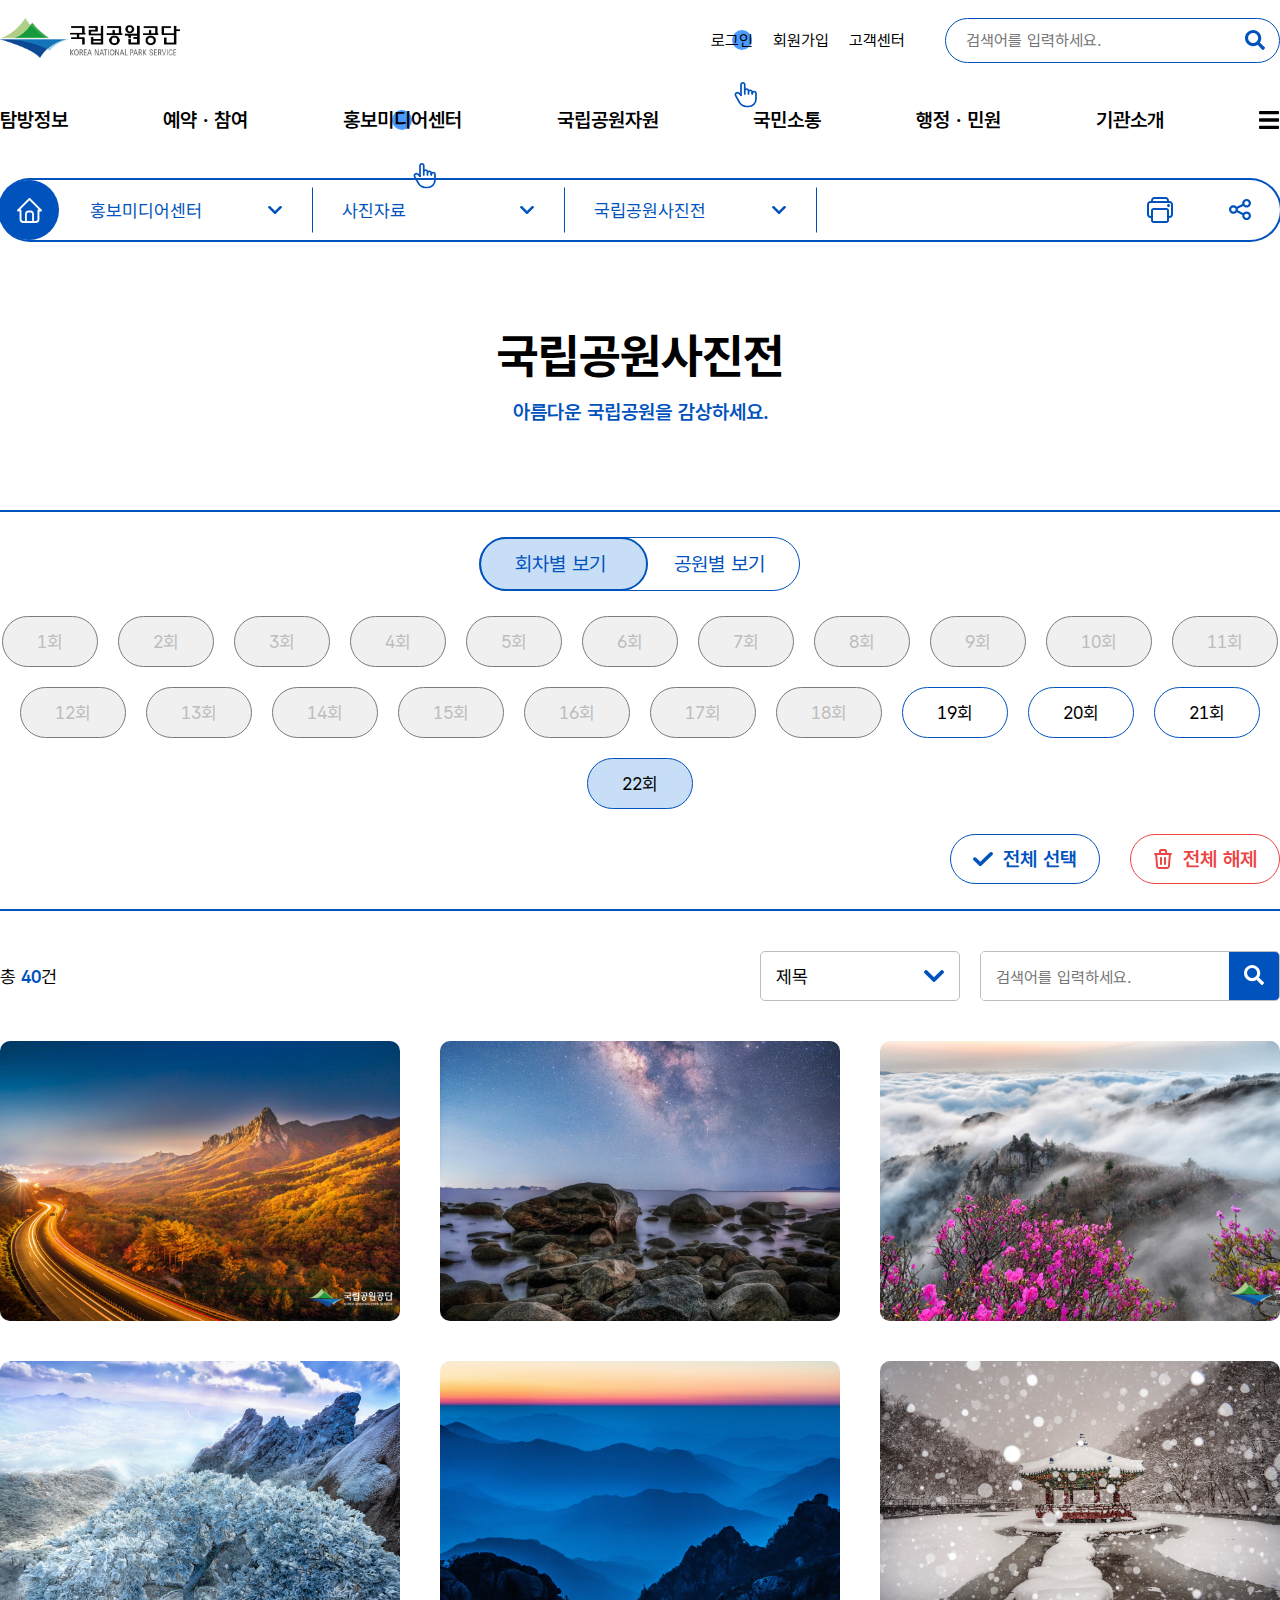
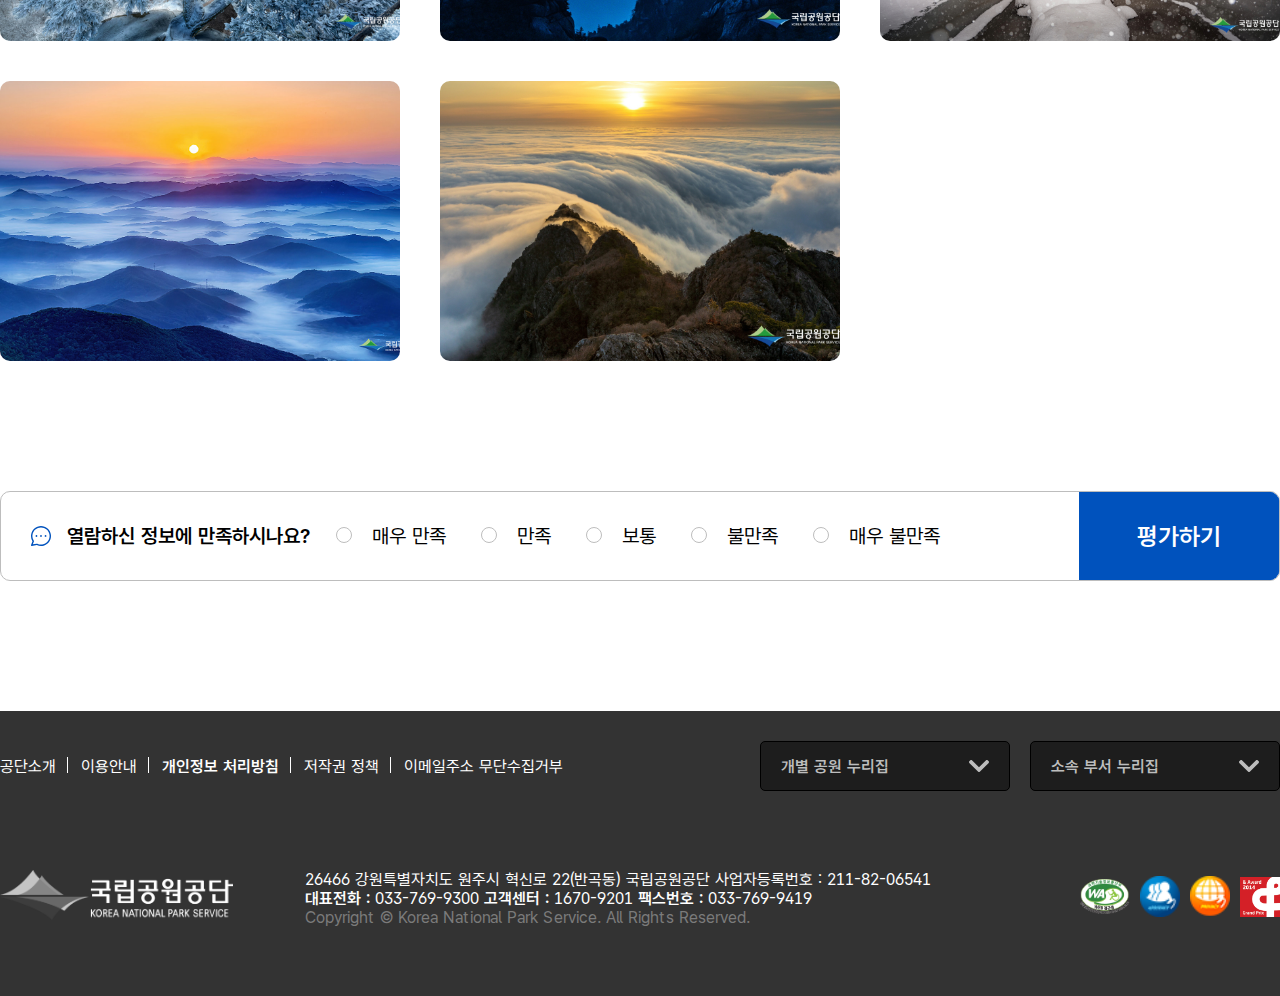
<file: gallery.html>
<!DOCTYPE html>
<html lang="ko">
<head>
  <meta charset="UTF-8">
  <meta name="viewport" content="width=device-width, initial-scale=1.0">
  <meta name="format-detection" content="telephone=no">
  <title>국립공원공단 리뉴얼 - KOREA NATIONAL PARK > 국립공원사진전</title>
  <link rel="icon" href="image/knps_favicon.ico" type="image/x-icon">
  <link rel="stylesheet" href="css/reset.css">
  <link rel="stylesheet" href="css/style.css">
  <link rel="stylesheet" href="css/subStyle.css">
  <link rel="stylesheet" href="css/responsive.css">
</head>
<body>
  <div class="mobile_nav">
    <div class="mnav_top">
      <ul>
        <li><a href="login.html">로그인</a><i class="click_btn"></i></li>
        <li><a href="#none">회원가입</a></li>
        <li><a href="#none">고객센터</a></li>
      </ul>
      <div class="close_svg">
        <svg width="18" height="18" viewBox="0 0 20 20" fill="" xmlns="http://www.w3.org/2000/svg">
        <path d="M19.5786 17.5581C19.8469 17.8263 19.9976 18.1902 19.9976 18.5696C19.9976 18.9489 19.8469 19.3128 19.5786 19.581C19.3104 19.8493 18.9465 20 18.5671 20C18.1877 20 17.8238 19.8493 17.5556 19.581L10 12.0235L2.44206 19.5787C2.17378 19.8469 1.80992 19.9976 1.43052 19.9976C1.05113 19.9976 0.687267 19.8469 0.418991 19.5787C0.150716 19.3104 3.99762e-09 18.9466 0 18.5672C-3.99762e-09 18.1878 0.150716 17.824 0.418991 17.5557L7.97693 10.0006L0.421371 2.4431C0.153095 2.17484 0.00238013 1.81101 0.00238013 1.43163C0.00238014 1.05225 0.153095 0.688415 0.421371 0.420156C0.689646 0.151897 1.05351 0.00118977 1.4329 0.00118977C1.8123 0.00118977 2.17616 0.151897 2.44444 0.420156L10 7.97765L17.5579 0.418966C17.8262 0.150706 18.1901 -6.32041e-09 18.5695 0C18.9489 6.32041e-09 19.3127 0.150706 19.581 0.418966C19.8493 0.687225 20 1.05106 20 1.43044C20 1.80982 19.8493 2.17365 19.581 2.44191L12.0231 10.0006L19.5786 17.5581Z" fill="#ffffff"/>
        </svg>
      </div>
    </div>
    <ul class="mnav_wrap">
      <li>
        <div class="mnav_title">탐방정보</div>
        <ul class="mnav_content">
          <li>
            <div class="msub_title">국립공원</div>
            <ul class="msub_content">
              <li><a href="#none">국립공원 소개</a></li>
              <li><a href="#none">국립공원 문화</a></li>
              <li><a href="#none">국립공원 마을</a></li>
              <li><a href="#none">국립공원 지도</a></li>
            </ul>
          </li>
          <li>
            <div class="msub_title">아름다운 길</div>
            <ul class="msub_content">
              <li><a href="#none">무장애 탐방로<i class="icon_popup"></i></a></li>
              <li><a href="#none">북한산 둘레길<i class="icon_popup"></i></a></li>
              <li><a href="#none">태안해변길<i class="icon_popup"></i></a></li>
              <li><a href="#none">바다백리길<i class="icon_popup"></i></a></li>
            </ul>
          </li>
          <li>
            <div class="msub_title">국립공원 전체보기</div>
            <ul class="msub_content">
              <li><a href="#none">가야산국립공원</a></li>
              <li><a href="#none">경주국립공원</a></li>
              <li><a href="#none">계룡산국립공원</a></li>
              <li><a href="#none">내장산국립공원</a></li>
              <li><a href="#none">다도해해상국립공원</a></li>
              <li><a href="#none">덕유산국립공원</a></li>
              <li><a href="#none">무등산국립공원</a></li>
              <li><a href="#none">변산반도국립공원</a></li>
              <li><a href="#none">북한산국립공원</a></li>
              <li><a href="#none">설악산국립공원</a></li>
              <li><a href="#none">소백산국립공원</a></li>
              <li><a href="#none">속리산국립공원</a></li>
              <li><a href="#none">오대산국립공원</a></li>
              <li><a href="#none">월악산국립공원</a></li>
              <li><a href="#none">월출산국립공원</a></li>
              <li><a href="#none">주왕산국립공원</a></li>
              <li><a href="#none">지리산국립공원</a></li>
              <li><a href="#none">치악산국립공원</a></li>
              <li><a href="#none">태백산국립공원</a></li>
              <li><a href="#none">태안해안국립공원</a></li>
              <li><a href="#none">팔공산국립공원</a></li>
              <li><a href="#none">한려해상국립공원</a></li>
              <li><a href="#none">한라산국립공원<i class="icon_popup"></i></a></li>
            </ul>
          </li>
          <li>
            <div class="msub_title">안전한 탐방</div>
            <ul class="msub_content">
              <li><a href="#none">안전 정보 센터</a></li>
              <li><a href="#none">국립공원 날씨</a></li>
              <li><a href="#none">통제 정보</a></li>
              <li><a href="#none">입산 시간 지정제</a></li>
              <li><a href="#none">안전 신문고<i class="icon_popup"></i></a></li>
            </ul>
          </li>
          <li>
            <div class="msub_title arrow_none">건강나누리<i class="icon_popup"></i></div>
          </li>
        </ul>
      </li>
      <li>
        <div class="mnav_title">예약 · 참여</div>
        <ul class="mnav_content">
          <li>
            <div class="msub_title arrow_none">시설탐방예약<i class="icon_popup"></i></div>
          </li>
          <li>
            <div class="msub_title arrow_none">자원봉사<i class="icon_popup"></i></div>
          </li>
          <li>
            <div class="msub_title arrow_none">안전가이드 예약<i class="icon_popup"></i></div>
          </li>
          <li>
            <div class="msub_title arrow_none">암(빙)벽 등반 이용 신청<i class="icon_popup"></i></div>
          </li>
        </ul>
      </li>
      <li>
        <div class="mnav_title">홍보미디어센터<i class="click_btn"></i></div>
        <ul class="mnav_content">
          <li>
            <div class="msub_title">뉴스 · 공지<i class="click_btn"></i></div>
            <ul class="msub_content">
              <li><a href="notice.html">공지사항</a><i class="click_btn"></i></li>
              <li><a href="#none">공원별 알림</a></li>
              <li><a href="#none">보도 · 설명 자료</a></li>
              <li><a href="#none">탐방소식모음</a></li>
              <li><a href="#none">기고 · 칼럼</a></li>
              <li><a href="#none">국립공원 웹진<i class="icon_popup"></i></a></li>
            </ul>
          </li>
          <li>
            <div class="msub_title">사진자료<i class="click_btn"></i></div>
            <ul class="msub_content">
              <li><a href="gallery.html">국립공원사진전</a><i class="click_btn"></i></li>
              <li><a href="#none">경관사진</a></li>
              <li><a href="#none">기록사진</a></li>
              <li><a href="#none">생생포토</a></li>
            </ul>
          </li>
          <li>
            <div class="msub_title">영상자료</div>
            <ul class="msub_content">
              <li><a href="#none">국립공원TV<i class="icon_popup"></i></a></li>
              <li><a href="#none">실시간영상</a></li>
            </ul>
          </li>
          <li>
            <div class="msub_title">웹툰</div>
            <ul class="msub_content">
              <li><a href="#none">웹툰</a></li>
              <li><a href="#none">포스터</a></li>
            </ul>
          </li>
          <li>
            <div class="msub_title">소통누리망(SNS)</div>
            <ul class="msub_content">
              <li><a href="#none">인스타그램<i class="icon_popup"></i></a></li>
              <li><a href="#none">페이스북<i class="icon_popup"></i></a></li>
              <li><a href="#none">네이버블로그<i class="icon_popup"></i></a></li>
              <li><a href="#none">카카오스토리<i class="icon_popup"></i></a></li>
            </ul>
          </li>
          <li>
            <div class="msub_title">국립공원 쇼핑</div>
            <ul class="msub_content">
              <li><a href="#none">국립공원 굿즈<i class="icon_popup"></i></a></li>
            </ul>
          </li>
          <li>
            <div class="msub_title">자료관</div>
            <ul class="msub_content">
              <li><a href="#none">안내자료</a></li>
              <li><a href="#none">연구자료</a></li>
              <li><a href="#none">발간자료</a></li>
              <li><a href="#none">서화자료</a></li>
              <li><a href="#none">통계자료</a></li>
              <li><a href="#none">국립공원 역사 아카이브<i class="icon_popup"></i></a></li>
              <li><a href="#none">국립공원 탐방 아카이브<i class="icon_popup"></i></a></li>
            </ul>
          </li>
          <li>
            <div class="msub_title">앱서비스</div>
            <ul class="msub_content">
              <li><a href="#none">국립공원 산행정보</a></li>
              <li><a href="#none">국립공원 스마트탐방</a></li>
            </ul>
          </li>
        </ul>
      </li>
      <li>
        <div class="mnav_title">국립공원자원</div>
        <ul class="mnav_content">
          <li>
            <div class="msub_title arrow_none">new! 비대면 해양생태계!<i class="icon_popup"></i></div>
          </li>
          <li>
            <div class="msub_title">생태계복원</div>
            <ul class="msub_content">
              <li><a href="#none">반달가슴곰</a></li>
              <li><a href="#none">산양</a></li>
              <li><a href="#none">여우</a></li>
              <li><a href="#none">식물</a></li>
              <li><a href="#none">훼손지 복원</a></li>
            </ul>
          </li>
          <li>
            <div class="msub_title">자원보전</div>
            <ul class="msub_content">
              <li><a href="#none">국립공원깃대종</a></li>
              <li><a href="#none">멸종위기종관리</a></li>
              <li><a href="#none">특별보호구역지정관리</a></li>
              <li><a href="#none">핵심지역 사유지 매수</a></li>
              <li><a href="#none">백두대간 관리</a></li>
              <li><a href="#none">수생태계 관리</a></li>
              <li><a href="#none">생태계교란 생물 관리</a></li>
              <li><a href="#none">로드킬 관리</a></li>
              <li><a href="#none">문화자원 관리</a></li>
              <li><a href="#none">해양자원 관리</a></li>
              <li><a href="#none">불법행위 신고</a></li>
            </ul>
          </li>
          <li>
            <div class="msub_title">조사연구</div>
            <ul class="msub_content">
              <li><a href="#none">자연자원 조사</a></li>
              <li><a href="#none">조류 연구</a></li>
              <li><a href="#none">해양 연구</a></li>
              <li><a href="#none">갯벌·사구(연안습지) 연구</a></li>
              <li><a href="#none">생태계 건강성 평가</a></li>
              <li><a href="#none">연구자료</a></li>
              <li><a href="#none">국립공원 멀티미디어북</a></li>                
            </ul>
          </li>
        </ul>
      </li>
      <li>
        <div class="mnav_title">국민소통</div>
        <ul class="mnav_content">
          <li>
            <div class="msub_title">국민참여</div>
            <ul class="msub_content">
              <li><a href="#none">이벤트</a></li>
              <li><a href="#none">칭찬합시다</a></li>
              <li><a href="#none">궁금합니다</a></li>
              <li><a href="#none">제안합니다</a></li>
              <li><a href="#none">국민신고방(불법산행)</a></li>               
            </ul>
          </li>
          <li>
            <div class="msub_title">혁신제안</div>
            <ul class="msub_content">
              <li><a href="#none">기업성장응답센터</a></li>
              <li><a href="#none">사회적가치, 혁신 우수사례</a></li>            
            </ul>
          </li>
          <li>
            <div class="msub_title">클린신고센터</div>
            <ul class="msub_content">
              <li><a href="#none">공익신고</a></li>
              <li><a href="#none">소극행정신고</a></li>
              <li><a href="#none">갑질신고</a></li>
              <li><a href="#none">청탁금지법 위반신고</a></li>
              <li><a href="#none">사이버감사실</a></li>
              <li><a href="#none">예산낭비신고</a></li>
              <li><a href="#none">갑질행위 공개</a></li>         
            </ul>
          </li>
        </ul>
      </li>
      <li>
        <div class="mnav_title">행정 · 민원</div>
        <ul class="mnav_content">
          <li>
            <div class="msub_title arrow_none">경영공시</div>
          </li>
          <li>
            <div class="msub_title">행정정보</div>
            <ul class="msub_content">
              <li><a href="#none">채용공고</a></li>
              <li><a href="#none">합격자발표</a></li>
              <li><a href="#none">친인척 채용인원 공개</a></li>
              <li><a href="#none">입찰공고</a></li>
              <li><a href="#none">계약정보공개<i class="icon_popup"></i></a></li>
              <li><a href="#none">수의계약 공개</a></li>        
            </ul>
          </li>
          <li>
            <div class="msub_title">민원정보</div>
            <ul class="msub_content">
              <li><a href="#none">민원신청(국민신문고)<i class="icon_popup"></i></a></li>
              <li><a href="#none">자주하는질문</a></li>
              <li><a href="#none">토지매수청구</a></li>
              <li><a href="#none">행위허가·신고</a></li>      
            </ul>
          </li>
          <li>
            <div class="msub_title">법령정보</div>
            <ul class="msub_content">
              <li><a href="#none">법령/규정</a></li>
              <li><a href="#none">규정개정예고</a></li>
            </ul>
          </li>
          <li>
            <div class="msub_title">책임경영</div>
            <ul class="msub_content">
              <li><a href="#none">윤리경영</a></li>
              <li><a href="#none">인권경영</a></li>
              <li><a href="#none">안전보건경영</a></li>
              <li><a href="#none">탐방서비스 헌장</a></li>
              <li><a href="#none">공공데이터 개방</a></li>
              <li><a href="#none">사회공헌</a></li>
              <li><a href="#none">사업실명제</a></li>    
            </ul>
          </li>
          <li>
            <div class="msub_title">정보공개</div>
            <ul class="msub_content">
              <li><a href="#none">정보공개안내</a></li>
              <li><a href="#none">정보공개청구</a></li>
              <li><a href="#none">사전정보공표</a></li>
              <li><a href="#none">정보목록</a></li>
              <li><a href="#none">비공개세부기준</a></li>
            </ul>
          </li>
        </ul>
      </li>
      <li>
        <div class="mnav_title">기관소개</div>
        <ul class="mnav_content">
          <li>
            <div class="msub_title">이사장 소개</div>
            <ul class="msub_content">
              <li><a href="#none">인사말/약력</a></li>
              <li><a href="#none">경영방침</a></li>
              <li><a href="#none">주요활동</a></li>
              <li><a href="#none">이사장과의 대화</a></li>
              <li><a href="#none">역대 이사장</a></li>       
            </ul>
          </li>
          <li>
            <div class="msub_title">기관정보</div>
            <ul class="msub_content">
              <li><a href="#none">일반현황</a></li>
              <li><a href="#none">경영목표</a></li>
              <li><a href="#none">연혁</a></li>
              <li><a href="#none">홍보대사</a></li>
              <li><a href="#none">수상실적</a></li>
              <li><a href="#none">상징소개</a></li>
              <li><a href="#none">ESG 경영</a></li>                
            </ul>
          </li>
          <li>
            <div class="msub_title">조직 · 직원안내</div>
            <ul class="msub_content">
              <li><a href="#none">조직 및 기능</a></li>
              <li><a href="#none">부서별 직원안내</a></li>
            </ul>
          </li>
          <li>
            <div class="msub_title arrow_none">찾아오시는 길</div>
          </li>
        </ul>
      </li>
  </ul>
</div>
  <div class="main_wrap">
    <header>
      <div class="header_wrap inner">
            <a href="index.html"><img class="header_logo" src="image/logo_black.png" alt="국립공원공단 로고"></a>
          <div class="header_text">
            <ul>
              <li><a href="login.html">로그인</a><i class="click_btn"></i></li>
              <li><a href="#none">회원가입</a></li>
              <li><a href="#none">고객센터</a></li>
            </ul>
            <div class="header_search">
              <input type="text" placeholder="검색어를 입력하세요.">
              <button>
                <img src="image/icon_search.svg" alt="검색">
              </button>
            </div>
          </div>
          <div class="hamburger_svg"> 
            <svg class="ham1" width="20" height="18" viewBox="0 0 22 20" fill="var(--black1)" xmlns="http://www.w3.org/2000/svg">
          <path d="M0.75 3.4898H20.25C20.6642 3.4898 21 3.14261 21 2.71429V0.77551C21 0.347186 20.6642 0 20.25 0H0.75C0.335766 0 0 0.347186 0 0.77551V2.71429C0 3.14261 0.335766 3.4898 0.75 3.4898ZM0.75 11.2449H20.25C20.6642 11.2449 21 10.8977 21 10.4694V8.53061C21 8.10229 20.6642 7.7551 20.25 7.7551H0.75C0.335766 7.7551 0 8.10229 0 8.53061V10.4694C0 10.8977 0.335766 11.2449 0.75 11.2449ZM0.75 19H20.25C20.6642 19 21 18.6528 21 18.2245V16.2857C21 15.8574 20.6642 15.5102 20.25 15.5102H0.75C0.335766 15.5102 0 15.8574 0 16.2857V18.2245C0 18.6528 0.335766 19 0.75 19Z" fill=""/>
          </svg>
        </div>
      </div>
    </header>
    <nav id="nav">
      <div class="nav_wrap inner">
        <ul class="nav_menu">
          <li class="nav_item" data-nav="information"><a href="#none">탐방정보</a></li>
          <li class="nav_item" data-nav="reserve"><a href="#none">예약 · 참여</a></li>
          <li class="nav_item" data-nav="media"><a href="#none">홍보미디어센터</a><i class="click_btn"></i></li>
          <li class="nav_item" data-nav="resource"><a href="#none">국립공원자원</a></li>
          <li class="nav_item" data-nav="commu"><a href="#none">국민소통</a></li>
          <li class="nav_item" data-nav="admin"><a href="#none">행정 · 민원</a></li>
          <li class="nav_item" data-nav="introduce"><a href="#none">기관소개</a></li>
          <li><a href="#none">
            <div class="hamburger_svg"> 
            <svg class="ham2" width="21" height="19" viewBox="0 0 22 20" fill="var(--black1)" xmlns="http://www.w3.org/2000/svg">
          <path d="M0.75 3.4898H20.25C20.6642 3.4898 21 3.14261 21 2.71429V0.77551C21 0.347186 20.6642 0 20.25 0H0.75C0.335766 0 0 0.347186 0 0.77551V2.71429C0 3.14261 0.335766 3.4898 0.75 3.4898ZM0.75 11.2449H20.25C20.6642 11.2449 21 10.8977 21 10.4694V8.53061C21 8.10229 20.6642 7.7551 20.25 7.7551H0.75C0.335766 7.7551 0 8.10229 0 8.53061V10.4694C0 10.8977 0.335766 11.2449 0.75 11.2449ZM0.75 19H20.25C20.6642 19 21 18.6528 21 18.2245V16.2857C21 15.8574 20.6642 15.5102 20.25 15.5102H0.75C0.335766 15.5102 0 15.8574 0 16.2857V18.2245C0 18.6528 0.335766 19 0.75 19Z" fill=""/>
          </svg>
        </div>
            </a></li>
        </ul>
      </div>
      <div class="nav_submenu">
        <div class="sub" id="information">
          <div class="submenu_title">
            <h3>탐방정보</h3>
            <p>국립공원의 탐방 관련 정보를<br/>확인할 수 있습니다.</p>
          </div>
          <div class="sub_wrap">
            <div class="sub_column">
              <ul>
                <h5><a href="#none">국립공원</a></h5>
                <li><a href="#none">국립공원 소개</a></li>
                <li><a href="#none">국립공원 마을<span class="icon_popup"></span></a></li>
                <li><a href="#none">국립공원 지도</a></li>
              </ul>
              <ul>
                <h5><a href="#none">아름다운 길</a></h5>
                <li><a href="#none">무장애 탐방로<span class="icon_popup"></span></a></li>
                <li><a href="#none">북한산 둘레길<span class="icon_popup"></span></a></li>
                <li><a href="#none">태안해변길<span class="icon_popup"></span></a></li>
              </ul>
            </div>
            <div class="sub_row">
              <ul>
                <h5><a href="#none">국립공원 전체보기</a></h5>
                <li><a href="#none">가야산국립공원</a></li>
                <li><a href="#none">경주국립공원</a></li>
                <li><a href="#none">계룡산국립공원</a></li>
                <li><a href="#none">내장산국립공원</a></li>
                <li><a href="#none">다도해해상국립공원</a></li>
                <li><a href="#none">덕유산국립공원</a></li>
                <li><a href="#none">무등산국립공원</a></li>
                <li><a href="#none">변산반도국립공원</a></li>
                <li><a href="#none">북한산국립공원</a></li>
                <li><a href="#none">설악산국립공원</a></li>
              </ul>
              <ul class="sub_padding">
                <li><a href="#none">소백산국립공원</a></li>
                <li><a href="#none">속리산국립공원</a></li>
                <li><a href="#none">오대산국립공원</a></li>
                <li><a href="#none">월악산국립공원</a></li>
                <li><a href="#none">월출산국립공원</a></li>
                <li><a href="#none">주왕산국립공원</a></li>
                <li><a href="#none">지리산국립공원</a></li>
                <li><a href="#none">치악산국립공원</a></li>
                <li><a href="#none">태백산국립공원</a></li>
                <li><a href="#none">태안해안국립공원</a></li>
              </ul>
              <ul class="sub_padding">
                <li><a href="#none">팔공산국립공원</a></li>
                <li><a href="#none">한려해상국립공원</a></li>
                <li><a href="#none">한라산국립공원</a></li>
              </ul>
            </div>
            <div class="sub_column">
              <ul>
                <h5><a href="#none">안전한 탐방</a></h5>
                <li><a href="#none">안전 정보 센터</a></li>
                <li><a href="#none">국립공원 날씨</a></li>
                <li><a href="#none">통제 정보</a></li>
                <li><a href="#none">입산 시간 지정제</a></li>
                <li><a href="#none">안전 신문고<span class="icon_popup"></span></a></li>
              </ul>
              <h5><a href="#none">건강나누리<span class="icon_popup"></span></a></h5>
            </div>
          </div>
        </div>
        <div class="sub" id="reserve">
          <div class="submenu_title">
            <h3>예약 · 참여</h3>
            <p>국립공원의 예약 및 참여 정보를<br/>확인할 수 있습니다.</p>
          </div>
          <div class="sub_wrap">
            <div class="sub_column">
                <h5><a href="#none">시설탐방예약<span class="icon_popup"></span></a></h5>
                <h5><a href="#none">자원봉사<span class="icon_popup"></span></a></h5>
                <h5><a href="#none">안전가이드 예약<span class="icon_popup"></span></a></h5>
                <h5><a href="#none">암(빙)벽 등반 이용 신청<span class="icon_popup"></span></a></h5>
            </div>
          </div>
        </div>
        <div class="sub" id="media">
          <div class="submenu_title">
            <h3>홍보미디어센터</h3>
            <p>국립공원의 관련 소식을<br/>확인할 수 있습니다.</p>
          </div>
          <div class="sub_wrap">
            <div class="sub_column">
              <ul>
                <h5><a href="notice.html">뉴스 · 공지</a><i class="click_btn"></i></h5>
                <li><a href="notice.html">공지사항</a><i class="click_btn"></i></li>
                <li><a href="#none">공원별 알림</a></li>
                <li><a href="#none">보도 · 설명 자료</a></li>
                <li><a href="#none">탐방소식모음</a></li>
                <li><a href="#none">기고 · 칼럼</a></li>
                <li><a href="#none">국립공원 웹진<span class="icon_popup"></span></a></li>
              </ul>
            </div>
            <div class="sub_column">
              <ul>
                <h5><a href="gallery.html">사진자료</a><i class="click_btn"></i></h5>
                <li><a href="gallery.html">국립공원사진전</a><i class="click_btn"></i></li>
                <li><a href="#none">경관사진</a></li>
                <li><a href="#none">기록사진</a></li>
                <li><a href="#none">생생포토</a></li>            
              </ul>
              <ul>
                <h5><a href="#none">영상자료</a></h5>
                <li><a href="#none">국립공원TV<span class="icon_popup"></span></a></li> 
                <li><a href="#none">실시간영상</a></li>
              </ul>
            </div>
            <div class="sub_column">
              <ul>
                <h5><a href="#none">웹툰</a></h5>
                <li><a href="#none">웹툰</a></li>
                <li><a href="#none">포스터</a></li>
              </ul>
              <ul>
                <h5><a href="#none">소통누리망</a></h5>
                <li><a href="#none">인스타그램<span class="icon_popup"></span></a></li> 
                <li><a href="#none">페이스북<span class="icon_popup"></span></a></li> 
                <li><a href="#none">네이버블로그<span class="icon_popup"></span></a></li> 
                <li><a href="#none">카카오스토리<span class="icon_popup"></span></a></li>
              </ul>
              <ul>
                <h5><a href="#none">국립공원 쇼핑</a></h5>
                <li><a href="#none">국립공원 굿즈<span class="icon_popup"></span></a></li>
              </ul>
            </div>
            <div class="sub_column">
              <ul>
                <h5><a href="#none">자료관</a></h5>
                <li><a href="#none">안내자료</a></li>
                <li><a href="#none">연구자료</a></li>
                <li><a href="#none">발간자료</a></li>
                <li><a href="#none">서화자료</a></li>
                <li><a href="#none">통계자료</a></li>
                <li><a href="#none">국립공원 역사 아카이브<span class="icon_popup"></span></a></li>
                <li><a href="#none">국립공원 탐방 아카이브<span class="icon_popup"></span></a></li>
              </ul>
              <ul>
                <h5><a href="#none">앱서비스</a></h5>
                <li><a href="#none">국립공원 산행정보</a></li>
                <li><a href="#none">국립공원 스마트탐방</a></li>
              </ul>
            </div>
          </div>
        </div>
        <div class="sub" id="resource">
          <div class="submenu_title">
            <h3>국립공원자원</h3>
            <p>국립공원의 자원을<br/>확인할 수 있습니다.</p>
          </div>
          <div class="sub_wrap">
            <div class="sub_column">
              <ul>
                <h5><a href="#none">NEW! 비대면 해양생태계!</a></h5>
              </ul>
              <ul>
                <h5><a href="#none">생태계복원</a></h5>
                <li><a href="#none">반달가슴곰</a></li>
                <li><a href="#none">산양</a></li>
                <li><a href="#none">여우</a></li>
                <li><a href="#none">식물</a></li>
                <li><a href="#none">훼손지 복원</a></li>
              </ul>
            </div>
            <div class="sub_row">
              <ul>
                <h5><a href="#none">자원보전</a></h5>
                <li><a href="#none">국립공원깃대종</a></li>
                <li><a href="#none">멸종위기종관리</a></li>
                <li><a href="#none">특별보호구역지정관리</a></li>
                <li><a href="#none">핵심지역 사유지 매수</a></li>
                <li><a href="#none">백두대간 관리</a></li>
                <li><a href="#none">수생태계 관리</a></li>
              </ul>
              <ul class="sub_padding">
                <li><a href="#none">생태계교란 생물 관리</a></li>
                <li><a href="#none">로드킬 관리</a></li>
                <li><a href="#none">문화자원 관리</a></li>
                <li><a href="#none">해양자원 관리</a></li>
                <li><a href="#none">불법행위 신고</a></li>            
              </ul>
            </div>
            <div class="sub_column">
              <ul>
                <h5><a href="#none">조사연구</a></h5>
                <li><a href="#none">자연자원 조사</a></li>
                <li><a href="#none">조류 연구</a></li>
                <li><a href="#none">해양 연구</a></li>
                <li><a href="#none">갯벌·사구(연안습지) 연구</a></li>
                <li><a href="#none">생태계 건강성 평가</a></li>
                <li><a href="#none">연구자료</a></li>
                <li><a href="#none">국립공원 멀티미디어북</a></li>
              </ul>
            </div>
          </div>
        </div>
        <div class="sub" id="commu">
          <div class="submenu_title">
            <h3>국민소통</h3>
            <p>국립공원에게 바라는 점을<br/>알려주세요.</p>
          </div>
          <div class="sub_wrap">
            <div class="sub_column">
              <ul>
                <h5><a href="#none">국민참여</a></h5>
                <li><a href="#none">이벤트</a></li>
                <li><a href="#none">칭찬합시다</a></li>
                <li><a href="#none">궁금합니다</a></li>
                <li><a href="#none">제안합니다</a></li>
                <li><a href="#none">국민신고방(불법산행)</a></li>
                
              </ul>
            </div>
            <div class="sub_column">
              <ul>
                <h5><a href="#none">혁신제안</a></h5>
                <li><a href="#none">기업성장응답센터</a></li>
                <li><a href="#none">사회적가치, 혁신 우수사례</a></li>
              </ul>
            </div>
            <div class="sub_column">
              <ul>
                <h5><a href="#none">클린신고센터</a></h5>
                <li><a href="#none">공익신고</a></li>
                <li><a href="#none">소극행정신고</a></li>
                <li><a href="#none">갑질신고</a></li>
                <li><a href="#none">청탁금지법 위반신고</a></li>
                <li><a href="#none">사이버감사실</a></li>
                <li><a href="#none">예산낭비신고</a></li>
                <li><a href="#none">갑질행위 공개</a></li>
              </ul>
            </div>
          </div>
        </div>
        <div class="sub" id="admin">
          <div class="submenu_title">
            <h3>행정 · 민원</h3>
            <p>국립공원의 행정 및 민원 정보를<br/>확인할 수 있습니다.</p>
          </div>
          <div class="sub_wrap">
            <div class="sub_column">
              <ul>
                <h5><a href="#none">경영공시</a></h5>
              </ul>
              <ul>
                <h5><a href="#none">행정정보</a></h5>
                <li><a href="#none">채용공고</a></li>
                <li><a href="#none">합격자발표</a></li>
                <li><a href="#none">친인척 채용인원 공개</a></li>
                <li><a href="#none">입찰공고</a></li>
                <li><a href="#none">계약정보공개<span class="icon_popup"></span></a></li>
                <li><a href="#none">수의계약 공개</a></li>
              </ul>
            </div>
            <div class="sub_column">
              <ul>
                <h5><a href="#none">민원정보</a></h5>
                <li><a href="#none">민원신청(국민신문고)<span class="icon_popup"></span></a></li>
                <li><a href="#none">자주하는질문</a></li>
                <li><a href="#none">토지매수청구</a></li>
                <li><a href="#none">행위허가·신고</a></li>
              </ul>
              <ul>
                <h5><a href="#none">법령정보</a></h5>
                <li><a href="#none">법령/규정</a></li>
                <li><a href="#none">규정개정예고</a></li>
              </ul>
            </div>
            <div class="sub_column">
              <ul>
                <h5><a href="#none">책임경영</a></h5>
                <li><a href="#none">윤리경영</a></li>
                <li><a href="#none">인권경영</a></li>
                <li><a href="#none">안전보건경영</a></li>
                <li><a href="#none">탐방서비스 헌장</a></li>
                <li><a href="#none">공공데이터 개방</a></li>
                <li><a href="#none">사회공헌</a></li>
                <li><a href="#none">사업실명제</a></li>
              </ul>
            </div>
            <div class="sub_column">
              <ul>
                <h5><a href="#none">정보공개</a></h5>
                <li><a href="#none">정보공개안내</a></li>
                <li><a href="#none">정보공개청구</a></li>
                <li><a href="#none">사전정보공표</a></li>
                <li><a href="#none">정보목록</a></li>
                <li><a href="#none">비공개세부기준</a></li>
              </ul>
            </div>
          </div>
        </div>
        <div class="sub" id="introduce">
          <div class="submenu_title">
            <h3>기관소개</h3>
            <p>국립공원공단을<br/>소개합니다.</p>
          </div>
          <div class="sub_wrap">
            <div class="sub_column">
              <ul>
                <h5><a href="#none">이사장 소개</a></h5>
                <li><a href="#none">인사말/약력</a></li>
                <li><a href="#none">경영방침</a></li>
                <li><a href="#none">주요활동</a></li>
                <li><a href="#none">이사장과의 대화</a></li>
                <li><a href="#none">역대 이사장</a></li>
              </ul>
            </div>
            <div class="sub_column">
              <ul>
                <h5><a href="#none">기관정보</a></h5>
                <li><a href="#none">일반현황</a></li>
                <li><a href="#none">경영목표</a></li>
                <li><a href="#none">연혁</a></li>
                <li><a href="#none">홍보대사</a></li>
                <li><a href="#none">수상실적</a></li>
                <li><a href="#none">상징소개</a></li>
                <li><a href="#none">ESG 경영</a></li>
              </ul>
            </div>
            <div class="sub_column">
              <ul>
                <h5><a href="#none">조직 · 직원안내</a></h5>
                <li><a href="#none">조직 및 기능</a></li>
                <li><a href="#none">부서별 직원안내</a></li>
              </ul>
            </div>
            <div class="sub_column">
              <h5><a href="#none">찾아오시는 길</a></h5>
            </div>
          </div>
        </div>
      </div>
    </nav>
  </div>
  <div class="breadcrumbs_wrap inner">
    <div class="breadcrumbs">
    <ul class="dep_wrap">
      <li class="home"><a href="index.html">홈</a></li>
      <li class="dep1 breadcrumbs_dep"><a href="#none">홍보미디어센터</a>
        <button class="breadcrumbs_btn"></button>
      <ul>
        <li><a href="#none">탐방정보</a></li>
        <li><a href="#none">예약 · 참여</a></li>
        <li><a href="notice.html">홍보미디어센터</a></li>
        <li><a href="#none">국립공원자원</a></li>
        <li><a href="#none">국민소통</a></li>
        <li><a href="#none">행정 · 민원</a></li>
        <li><a href="#none">기관소개</a></li>
      </ul>
    </li>
    <li class="dep2 breadcrumbs_dep"><a href="#none">사진자료</a>
      <button class="breadcrumbs_btn"></button>
    <ul>
      <li><a href="notice.html">뉴스 · 공지</a></li>
      <li><a href="gallery.html">사진자료</a></li>
      <li><a href="#none">영상자료</a></li>
      <li><a href="#none">웹툰</a></li>
      <li><a href="#none">소통누리망</a></li>
      <li><a href="#none">국립공원 쇼핑</a></li>
      <li><a href="#none">자료관</a></li>
      <li><a href="#none">앱서비스</a></li>
    </ul>
  </li>
    <li class="dep3 breadcrumbs_dep"><a href="#none">국립공원사진전</a>
      <button class="breadcrumbs_btn"></button>
    <ul>
      <li><a href="gallery.html">국립공원사진전</a></li>
      <li><a href="#none">경관사진</a></li>
      <li><a href="#none">기록사진</a></li>
      <li><a href="#none">생생포토</a></li>
    </ul>
  </li>
    </ul>
    <ul class="content_wrap">
      <li class="icon_print"><a href="#none"></a></li>
      <li class="icon_share"><a href="#none"></a></li>
    </ul>
  </div>
  </div>
  <div class="page_title inner gallery_page">
    <div class="page_wrap">
    <h1>국립공원사진전</h1>
    <p>아름다운 국립공원을 감상하세요.</p>
  </div>
  </div>
  <section class="gallery_wrap inner">
    <div class="gallery_tab">
      <button class="filter round_filter" onclick="galleryTabClickToLeft()">회차별 보기</button>
      <button class="filter park_filter" onclick="galleryTabClickToRight()">공원별 보기</button>
    </div>
    <div class="round_wrap active">
      <div id="round_tab">
        <label class="tab_label">
          <input type="checkbox" data-round="1" onclick="return false;"><span>1회</span>
        </label>
        <label class="tab_label">
          <input type="checkbox" data-round="2" onclick="return false;"><span>2회</span>
        </label>
        <label class="tab_label">
          <input type="checkbox" data-round="3" onclick="return false;"><span>3회</span>
        </label>
        <label class="tab_label">
          <input type="checkbox" data-round="4" onclick="return false;"><span>4회</span>
        </label>
        <label class="tab_label">
          <input type="checkbox" data-round="5" onclick="return false;"><span>5회</span>
        </label>
        <label class="tab_label">
          <input type="checkbox" data-round="6" onclick="return false;"><span>6회</span>
        </label>
        <label class="tab_label">
          <input type="checkbox" data-round="7" onclick="return false;"><span>7회</span>
        </label>
        <label class="tab_label">
          <input type="checkbox" data-round="8" onclick="return false;"><span>8회</span>
        </label>
        <label class="tab_label">
          <input type="checkbox" data-round="9" onclick="return false;"><span>9회</span>
        </label>
        <label class="tab_label">
          <input type="checkbox" data-round="10" onclick="return false;"><span>10회</span>
        </label>
        <label class="tab_label">
          <input type="checkbox" data-round="11" onclick="return false;"><span>11회</span>
        </label>
        <label class="tab_label">
          <input type="checkbox" data-round="12" onclick="return false;"><span>12회</span>
        </label>
        <label class="tab_label">
          <input type="checkbox" data-round="13" onclick="return false;"><span>13회</span>
        </label>
        <label class="tab_label">
          <input type="checkbox" data-round="14" onclick="return false;"><span>14회</span>
        </label>
        <label class="tab_label">
          <input type="checkbox" data-round="15" onclick="return false;"><span>15회</span>
        </label>
        <label class="tab_label">
          <input type="checkbox" data-round="16" onclick="return false;"><span>16회</span>
        </label>
        <label class="tab_label">
          <input type="checkbox" data-round="17" onclick="return false;"><span>17회</span>
        </label>
        <label class="tab_label">
          <input type="checkbox" data-round="18"><span>18회</span>
        </label>
        <label class="tab_label">
          <input type="checkbox" data-round="19"><span>19회</span>
        </label>
        <label class="tab_label">
          <input type="checkbox" data-round="20"><span>20회</span>
        </label>
        <label class="tab_label">
          <input type="checkbox" data-round="21"><span>21회</span>
        </label>
        <label class="tab_label">
          <input type="checkbox" data-round="22" checked><span>22회</span>
      </div>
      <div id="round_select" class="tab_select">
        <button class="select_all"><i></i>전체 선택</button>
        <button class="select_delete"><i></i>전체 해제</button>
      </div>
    </div>
    <div class="parkname_wrap">
      <div id="parkname_tab">
        <label class="tab_label">
          <input type="checkbox" data-parkname="가야산"><span>가야산</span>
        </label>
        <label class="tab_label">
          <input type="checkbox" data-parkname="경주"><span>경주</span>
        </label>
        <label class="tab_label">
          <input type="checkbox" data-parkname="계룡산"><span>계룡산</span>
        </label>
        <label class="tab_label">
          <input type="checkbox" data-parkname="내장산"><span>내장산</span>
        </label>
        <label class="tab_label">
          <input type="checkbox" data-parkname="다도해해상"><span>다도해해상</span>
        </label>
        <label class="tab_label">
          <input type="checkbox" data-parkname="덕유산"><span>덕유산</span>
        </label>
        <label class="tab_label">
          <input type="checkbox" data-parkname="무등산"><span>무등산</span>
        </label>
        <label class="tab_label">
          <input type="checkbox" data-parkname="변산반도"><span>변산반도</span>
        </label>
        <label class="tab_label">
          <input type="checkbox" data-parkname="북한산"><span>북한산</span>
        </label>
        <label class="tab_label">
          <input type="checkbox" data-parkname="설악산"><span>설악산</span>
        </label>
        <label class="tab_label">
          <input type="checkbox" data-parkname="소백산"><span>소백산</span>
        </label>
        <label class="tab_label">
          <input type="checkbox" data-parkname="속리산"><span>속리산</span>
        </label>
        <label class="tab_label">
          <input type="checkbox" data-parkname="오대산"><span>오대산</span>
        </label>
        <label class="tab_label">
          <input type="checkbox" data-parkname="월악산"><span>월악산</span>
        </label>
        <label class="tab_label">
          <input type="checkbox" data-parkname="월출산"><span>월출산</span>
        </label>
        <label class="tab_label">
          <input type="checkbox" data-parkname="주왕산"><span>주왕산</span>
        </label>
        <label class="tab_label">
          <input type="checkbox" data-parkname="지리산"><span>지리산</span>
        </label>
        <label class="tab_label">
          <input type="checkbox" data-parkname="치악산"><span>치악산</span>
        </label>
        <label class="tab_label">
          <input type="checkbox" data-parkname="태백산"><span>태백산</span>
        </label>
        <label class="tab_label">
          <input type="checkbox" data-parkname="태안해안"><span>태안해안</span>
        </label>
        <label class="tab_label">
          <input type="checkbox" data-parkname="팔공산"><span>팔공산</span>
        </label>
        <label class="tab_label">
          <input type="checkbox" data-parkname="한려해상"><span>한려해상</span>
        </label>
        <label class="tab_label">
          <input type="checkbox" data-parkname="한라산"><span>한라산</span>
        </label>
      </div>
      <div id="parkname_select" class="tab_select">
        <button class="select_all"><i></i>전체 선택</button>
        <button class="select_delete"><i></i>전체 해제</button>
      </div>
    </div>
    <div class="gallery_search">
      <span class="gallery_total"></span>
      <div class="list_btn">
        <div class="dropdown_sub">
          <p>제목</p>
          <ul class="sub_list">
            <li class="sub_text option" data-option="제목">제목</li>
            <li class="sub_text option" data-option="내용">내용</li>
            <li class="sub_text option" data-option="작성자">작성자</li>
          </ul>
          <div class="dropdown_btn"></div>
        </div>
        <div class="list_search">
          <input type="text" placeholder="검색어를 입력하세요.">
          <button>
            <img src="image/icon_search.svg" alt="검색">
          </button>
        </div>
      </div>
    </div>
    <div class="gallery_content">
    </div>
  </section>
  <section class="survey_wrap inner">
    <div class="survey_container">
      <div class="survey_text">
        <i></i>
        <span>열람하신 정보에 만족하시나요?</span>
      </div>
      <div class="survey_radio">
        <label>
          <input type="radio" name="survey" value="매우 만족">
          <span>매우 만족</span>
        </label>
        <label>
          <input type="radio" name="survey" value="만족">
          <span>만족</span>
        </label>
        <label>
          <input type="radio" name="survey" value="보통">
          <span>보통</span>
        </label>
        <label>
          <input type="radio" name="survey" value="불만족">
          <span>불만족</span>
        </label>
        <label>
          <input type="radio" name="survey" value="매우 불만족">
          <span>매우 불만족</span>
        </label>
      </div>
      <button class="submit_btn" onclick="getSubmit()">평가하기</button>
    </div>
  </section>
  <footer>
    <div class="footer_wrap inner">
      <div class="footer_top">
        <div class="policy">
          <ul>
            <li><a href="#none">공단소개</a></li>
            <li><a href="#none">이용안내</a></li>
            <li><a href="#none">개인정보 처리방침</a></li>
            <li><a href="#none">저작권 정책</a></li>
            <li><a href="#none">이메일주소 무단수집거부</a></li>
          </ul>
        </div>
        <div class="family_site">
          <div class="park_site dropdown">
            <p>개별 공원 누리집</p>
            <ul class="dropdown_list">
              <li><a href="#none">가야산국립공원</a></li>
              <li><a href="#none">경주국립공원</a></li>
              <li><a href="#none">계룡산국립공원</a></li>
              <li><a href="#none">내장산국립공원</a></li>
              <li><a href="#none">다도해해상국립공원</a></li>
              <li><a href="#none">덕유산국립공원</a></li>
              <li><a href="#none">무등산국립공원</a></li>
              <li><a href="#none">변산반도국립공원</a></li>
              <li><a href="#none">북한산국립공원</a></li>
              <li><a href="#none">설악산국립공원</a></li>
              <li><a href="#none">소백산국립공원</a></li>
              <li><a href="#none">속리산국립공원</a></li>
              <li><a href="#none">오대산국립공원</a></li>
              <li><a href="#none">월악산국립공원</a></li>
              <li><a href="#none">월출산국립공원</a></li>
              <li><a href="#none">주왕산국립공원</a></li>
              <li><a href="#none">지리산국립공원</a></li>
              <li><a href="#none">치악산국립공원</a></li>
              <li><a href="#none">태백산국립공원</a></li>
              <li><a href="#none">태안해안국립공원</a></li>
              <li><a href="#none">팔공산국립공원</a></li>
              <li><a href="#none">한려해상국립공원</a></li>
              <li><a href="#none">한라산국립공원</a></li>
            </ul>
            <div class="dropdown_btn"></div>
          </div>
          <div class="dept_site dropdown">
            <p>소속 부서 누리집</p>
            <ul class="dropdown_list">
              <li><a href="#none">국립공원연구원</a></li>
              <li><a href="#none">조류연구센터</a></li>
              <li><a href="#none">야생생물보전원</a></li>
              <li><a href="#none">산악안전교육원</a></li>
              <li><a href="#none">국가지질공원</a></li>
            </ul>
            <div class="dropdown_btn"></div>
          </div>
        </div>
      </div>
      <div class="footer_bottom">
        <div class="footer_address">
          <img src="image/logo_grayscale.png" alt="국립공원공단">
          <div class="footer_detail">
            <p>26466 강원특별자치도 원주시 혁신로 22(반곡동) 국립공원공단 사업자등록번호 : 211-82-06541</p>
            <p><b>대표전화 :</b> 033-769-9300 <b>고객센터 : </b>1670-9201 <b>팩스번호 : </b>033-769-9419</p>
            <p>Copyright © Korea National Park Service. All Rights Reserved.</p>
          </div>
        </div>
        <div class="footer_icon">
          <img src="image/2021wacertmark.png" alt="웹접근성인증마크">
          <img src="image/2014award_01.png" alt="개인정보보호마크">
          <img src="image/2014award_02.png" alt="인터넷사이트안전마크">
          <img src="image/Award2014_Grand-Pri.png" alt="2014 앤어워드 그랑프리">
        </div>
      </div>
    </div>
  </footer>
  <div class="top_btn">
      <div class="cs_info">
        <i></i>
        <div class="cs_time">고객센터<br/>09~18시</div>
        <div class="cs_call">1670-9201</div>
      </div>
      <a href="#"></a>
    </div>
  <script src="js/subScriptGallery.js"></script>
</body>
</html>
</file>
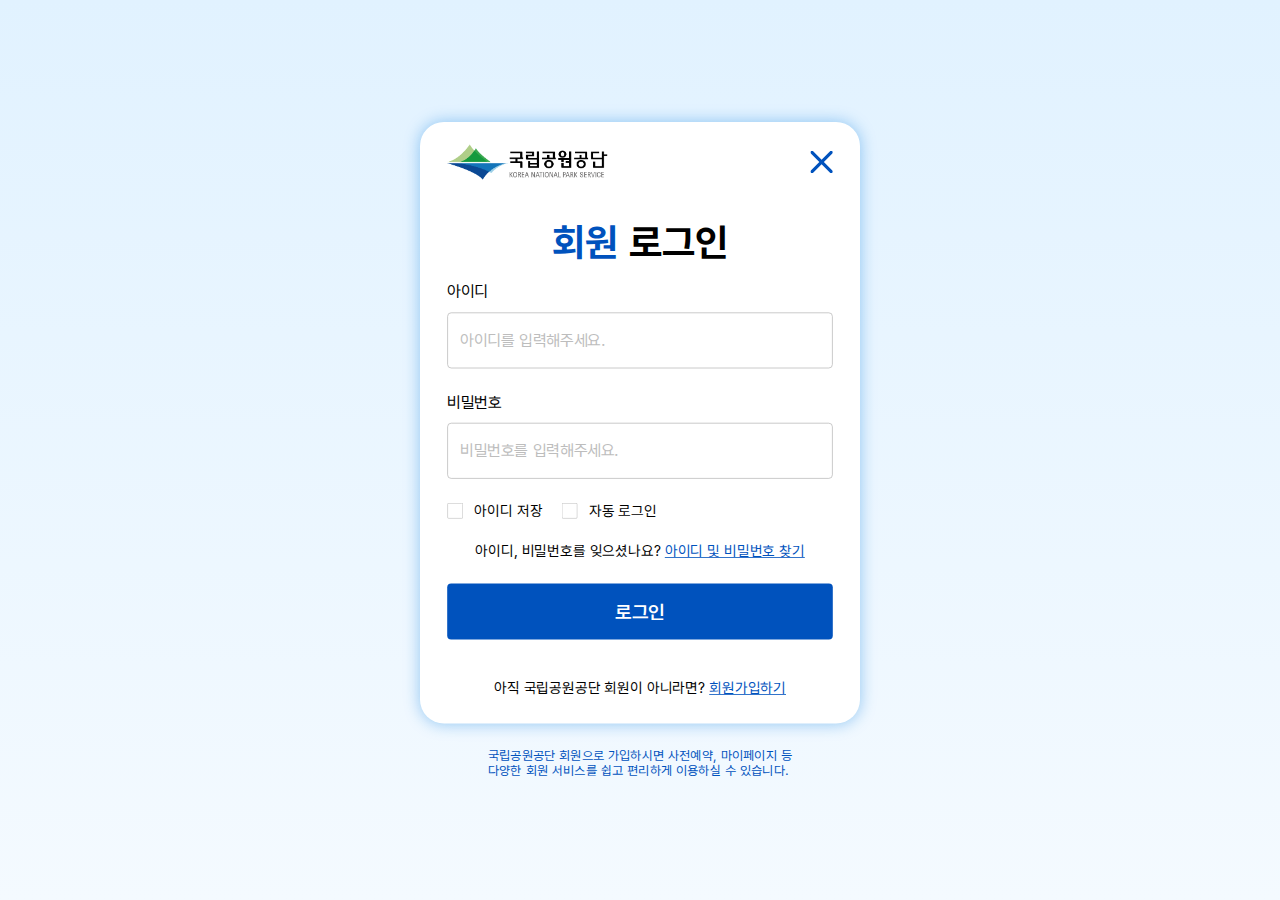
<file: login.html>
<!DOCTYPE html>
<html lang="ko">
<head>
  <meta charset="UTF-8">
  <meta name="viewport" content="width=device-width, initial-scale=1.0">
  <meta name="format-detection" content="telephone=no">
  <title>국립공원공단 리뉴얼 - KOREA NATIONAL PARK > 로그인</title>
  <link rel="icon" href="image/knps_favicon.ico" type="image/x-icon">
  <link rel="stylesheet" href="css/reset.css">
  <link rel="stylesheet" href="css/loginStyle.css">
</head>
<body>
  <div class="login_wrap">
    <div class="login_box">
      <div class="login_header">
        <a href="index.html"><img src="image/logo_black.png" alt="국립공원공단"></a>
        <a href="#none" onclick="history.back()"><img src="image/icon_close.svg" alt="닫기"></a>
      </div>
      <div class="login_title">
        <h1><span>회원 </span>로그인</h1>
      </div>
    <div class="input_wrap">
        <label>
          <span>아이디</span>
          <input type="text" name="id" placeholder="아이디를 입력해주세요.">
        </label>
        <label>
          <span>비밀번호</span>
          <input type="password" name="password"placeholder="비밀번호를 입력해주세요.">
        </label>
      </div>
      <div class="checkbox_wrap">
        <label>
          <input type="checkbox" name="saveId">
          <span>아이디 저장</span>
        </label>
        <label>
          <input type="checkbox" name="AutoLogin">
          <span>자동 로그인</span>
        </label>
      </div>
      <div class="button_wrap">
        <span>아이디, 비밀번호를 잊으셨나요?
        <a href="#none">아이디 및 비밀번호 찾기</a>
        </span>
        <button>로그인</button>
        <span>아직 국립공원공단 회원이 아니라면?
        <a href="#none">회원가입하기</a>
        </span>
      </div>
    </div>
    <p class="suggest">국립공원공단 회원으로 가입하시면 사전예약, 마이페이지 등<br>다양한 회원 서비스를 쉽고 편리하게 이용하실 수 있습니다.</p>
  </div>
</body>
</html>
</file>
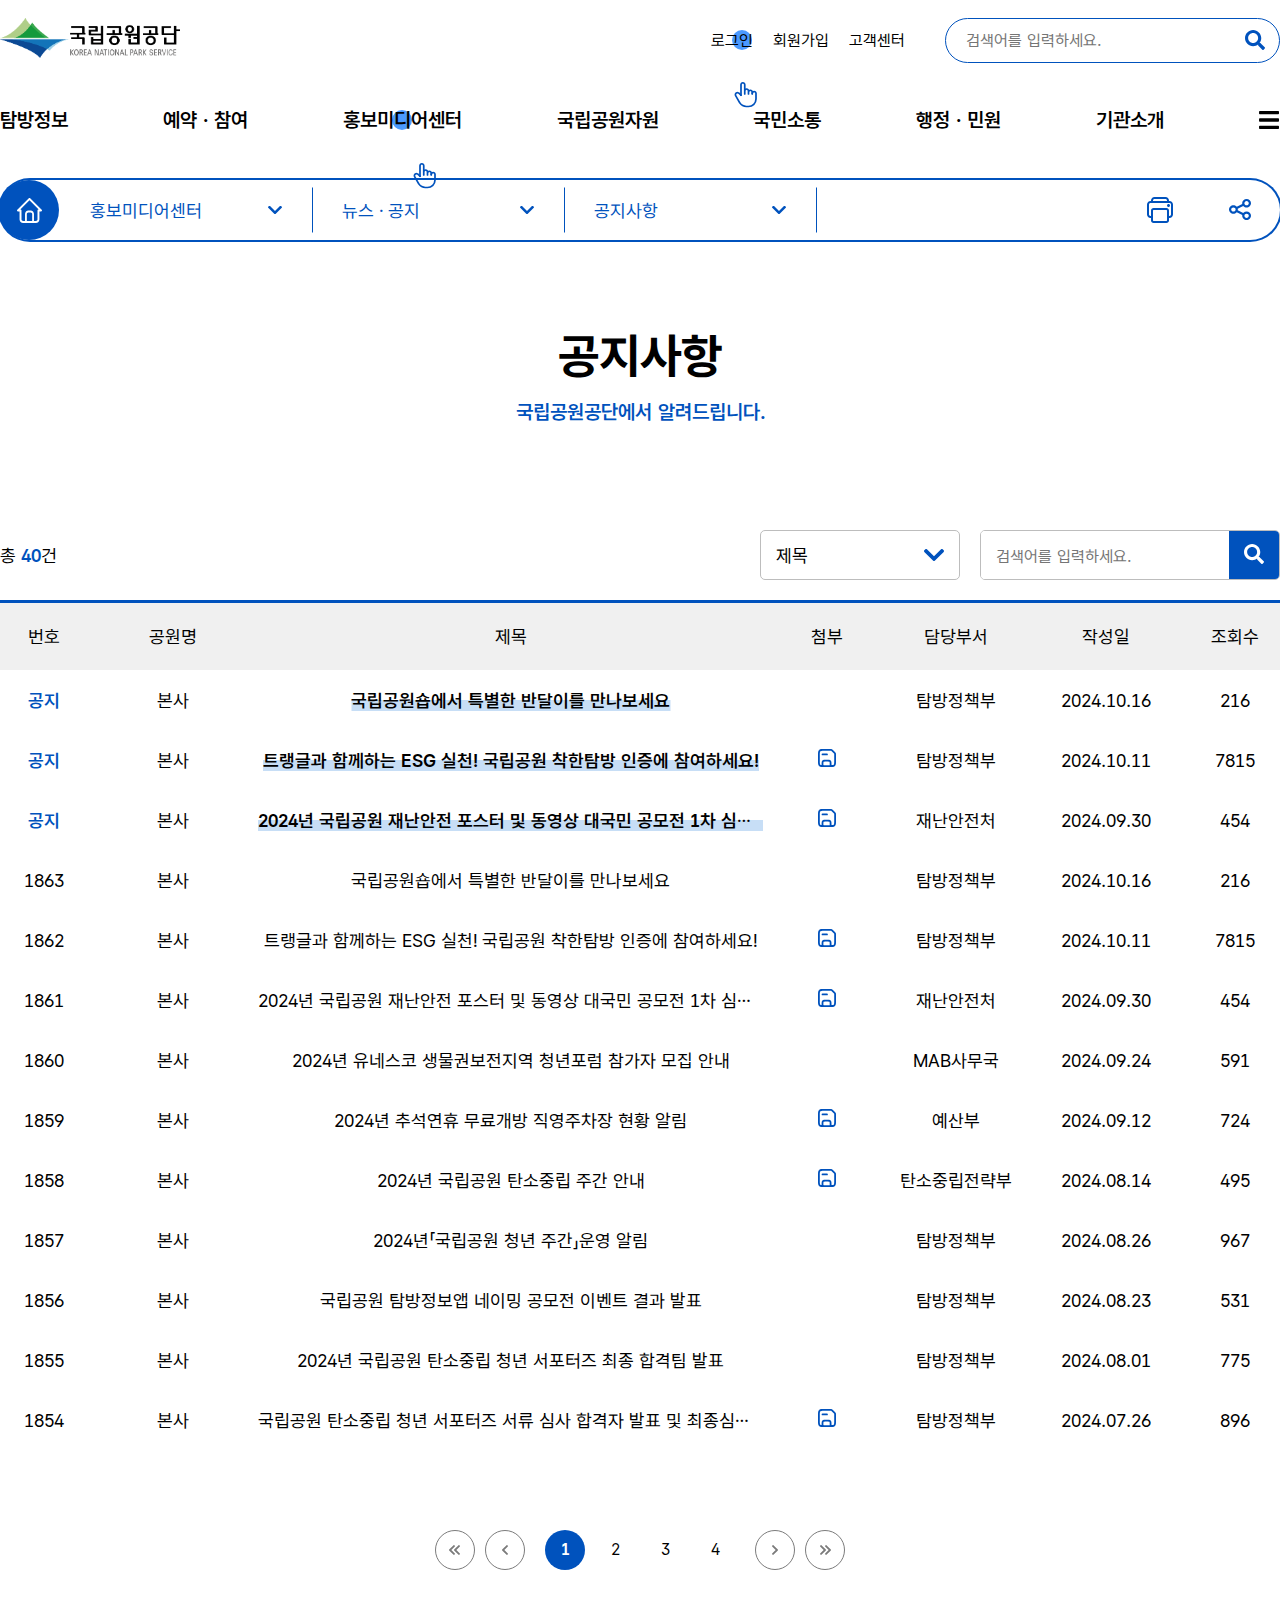
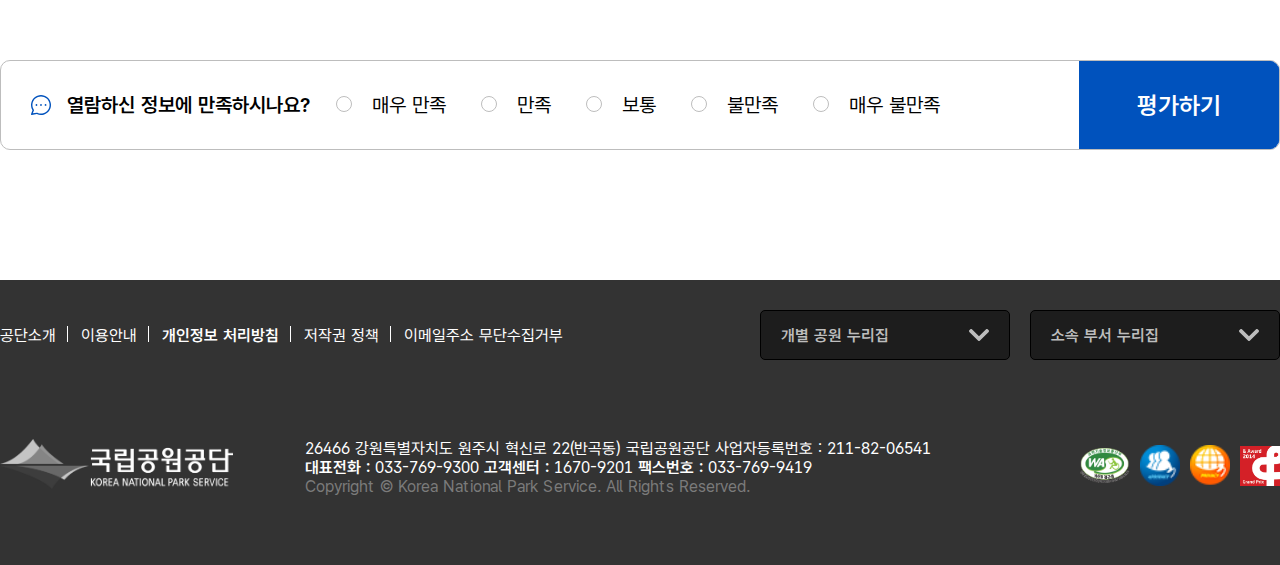
<file: notice.html>
<!DOCTYPE html>
<html lang="ko">
<head>
  <meta charset="UTF-8">
  <meta name="viewport" content="width=device-width, initial-scale=1.0">
  <meta name="format-detection" content="telephone=no">
  <title>국립공원공단 리뉴얼 - KOREA NATIONAL PARK > 공지사항</title>
  <link rel="icon" href="image/knps_favicon.ico" type="image/x-icon">
  <link rel="stylesheet" href="css/reset.css">
  <link rel="stylesheet" href="css/style.css">
  <link rel="stylesheet" href="css/subStyle.css">
  <link rel="stylesheet" href="css/responsive.css">
</head>
<body>
  <div class="mobile_nav">
    <div class="mnav_top">
      <ul>
        <li><a href="login.html">로그인</a><i class="click_btn"></i></li>
        <li><a href="#none">회원가입</a></li>
        <li><a href="#none">고객센터</a></li>
      </ul>
      <div class="close_svg">
        <svg width="18" height="18" viewBox="0 0 20 20" fill="" xmlns="http://www.w3.org/2000/svg">
        <path d="M19.5786 17.5581C19.8469 17.8263 19.9976 18.1902 19.9976 18.5696C19.9976 18.9489 19.8469 19.3128 19.5786 19.581C19.3104 19.8493 18.9465 20 18.5671 20C18.1877 20 17.8238 19.8493 17.5556 19.581L10 12.0235L2.44206 19.5787C2.17378 19.8469 1.80992 19.9976 1.43052 19.9976C1.05113 19.9976 0.687267 19.8469 0.418991 19.5787C0.150716 19.3104 3.99762e-09 18.9466 0 18.5672C-3.99762e-09 18.1878 0.150716 17.824 0.418991 17.5557L7.97693 10.0006L0.421371 2.4431C0.153095 2.17484 0.00238013 1.81101 0.00238013 1.43163C0.00238014 1.05225 0.153095 0.688415 0.421371 0.420156C0.689646 0.151897 1.05351 0.00118977 1.4329 0.00118977C1.8123 0.00118977 2.17616 0.151897 2.44444 0.420156L10 7.97765L17.5579 0.418966C17.8262 0.150706 18.1901 -6.32041e-09 18.5695 0C18.9489 6.32041e-09 19.3127 0.150706 19.581 0.418966C19.8493 0.687225 20 1.05106 20 1.43044C20 1.80982 19.8493 2.17365 19.581 2.44191L12.0231 10.0006L19.5786 17.5581Z" fill="#ffffff"/>
        </svg>
      </div>
    </div>
    <ul class="mnav_wrap">
      <li>
        <div class="mnav_title">탐방정보</div>
        <ul class="mnav_content">
          <li>
            <div class="msub_title">국립공원</div>
            <ul class="msub_content">
              <li><a href="#none">국립공원 소개</a></li>
              <li><a href="#none">국립공원 문화</a></li>
              <li><a href="#none">국립공원 마을</a></li>
              <li><a href="#none">국립공원 지도</a></li>
            </ul>
          </li>
          <li>
            <div class="msub_title">아름다운 길</div>
            <ul class="msub_content">
              <li><a href="#none">무장애 탐방로<i class="icon_popup"></i></a></li>
              <li><a href="#none">북한산 둘레길<i class="icon_popup"></i></a></li>
              <li><a href="#none">태안해변길<i class="icon_popup"></i></a></li>
              <li><a href="#none">바다백리길<i class="icon_popup"></i></a></li>
            </ul>
          </li>
          <li>
            <div class="msub_title">국립공원 전체보기</div>
            <ul class="msub_content">
              <li><a href="#none">가야산국립공원</a></li>
              <li><a href="#none">경주국립공원</a></li>
              <li><a href="#none">계룡산국립공원</a></li>
              <li><a href="#none">내장산국립공원</a></li>
              <li><a href="#none">다도해해상국립공원</a></li>
              <li><a href="#none">덕유산국립공원</a></li>
              <li><a href="#none">무등산국립공원</a></li>
              <li><a href="#none">변산반도국립공원</a></li>
              <li><a href="#none">북한산국립공원</a></li>
              <li><a href="#none">설악산국립공원</a></li>
              <li><a href="#none">소백산국립공원</a></li>
              <li><a href="#none">속리산국립공원</a></li>
              <li><a href="#none">오대산국립공원</a></li>
              <li><a href="#none">월악산국립공원</a></li>
              <li><a href="#none">월출산국립공원</a></li>
              <li><a href="#none">주왕산국립공원</a></li>
              <li><a href="#none">지리산국립공원</a></li>
              <li><a href="#none">치악산국립공원</a></li>
              <li><a href="#none">태백산국립공원</a></li>
              <li><a href="#none">태안해안국립공원</a></li>
              <li><a href="#none">팔공산국립공원</a></li>
              <li><a href="#none">한려해상국립공원</a></li>
              <li><a href="#none">한라산국립공원<i class="icon_popup"></i></a></li>
            </ul>
          </li>
          <li>
            <div class="msub_title">안전한 탐방</div>
            <ul class="msub_content">
              <li><a href="#none">안전 정보 센터</a></li>
              <li><a href="#none">국립공원 날씨</a></li>
              <li><a href="#none">통제 정보</a></li>
              <li><a href="#none">입산 시간 지정제</a></li>
              <li><a href="#none">안전 신문고<i class="icon_popup"></i></a></li>
            </ul>
          </li>
          <li>
            <div class="msub_title arrow_none">건강나누리<i class="icon_popup"></i></div>
          </li>
        </ul>
      </li>
      <li>
        <div class="mnav_title">예약 · 참여</div>
        <ul class="mnav_content">
          <li>
            <div class="msub_title arrow_none">시설탐방예약<i class="icon_popup"></i></div>
          </li>
          <li>
            <div class="msub_title arrow_none">자원봉사<i class="icon_popup"></i></div>
          </li>
          <li>
            <div class="msub_title arrow_none">안전가이드 예약<i class="icon_popup"></i></div>
          </li>
          <li>
            <div class="msub_title arrow_none">암(빙)벽 등반 이용 신청<i class="icon_popup"></i></div>
          </li>
        </ul>
      </li>
      <li>
        <div class="mnav_title">홍보미디어센터<i class="click_btn"></i></div>
        <ul class="mnav_content">
          <li>
            <div class="msub_title">뉴스 · 공지<i class="click_btn"></i></div>
            <ul class="msub_content">
              <li><a href="notice.html">공지사항</a><i class="click_btn"></i></li>
              <li><a href="#none">공원별 알림</a></li>
              <li><a href="#none">보도 · 설명 자료</a></li>
              <li><a href="#none">탐방소식모음</a></li>
              <li><a href="#none">기고 · 칼럼</a></li>
              <li><a href="#none">국립공원 웹진<i class="icon_popup"></i></a></li>
            </ul>
          </li>
          <li>
            <div class="msub_title">사진자료<i class="click_btn"></i></div>
            <ul class="msub_content">
              <li><a href="gallery.html">국립공원사진전</a><i class="click_btn"></i></li>
              <li><a href="#none">경관사진</a></li>
              <li><a href="#none">기록사진</a></li>
              <li><a href="#none">생생포토</a></li>
            </ul>
          </li>
          <li>
            <div class="msub_title">영상자료</div>
            <ul class="msub_content">
              <li><a href="#none">국립공원TV<i class="icon_popup"></i></a></li>
              <li><a href="#none">실시간영상</a></li>
            </ul>
          </li>
          <li>
            <div class="msub_title">웹툰</div>
            <ul class="msub_content">
              <li><a href="#none">웹툰</a></li>
              <li><a href="#none">포스터</a></li>
            </ul>
          </li>
          <li>
            <div class="msub_title">소통누리망(SNS)</div>
            <ul class="msub_content">
              <li><a href="#none">인스타그램<i class="icon_popup"></i></a></li>
              <li><a href="#none">페이스북<i class="icon_popup"></i></a></li>
              <li><a href="#none">네이버블로그<i class="icon_popup"></i></a></li>
              <li><a href="#none">카카오스토리<i class="icon_popup"></i></a></li>
            </ul>
          </li>
          <li>
            <div class="msub_title">국립공원 쇼핑</div>
            <ul class="msub_content">
              <li><a href="#none">국립공원 굿즈<i class="icon_popup"></i></a></li>
            </ul>
          </li>
          <li>
            <div class="msub_title">자료관</div>
            <ul class="msub_content">
              <li><a href="#none">안내자료</a></li>
              <li><a href="#none">연구자료</a></li>
              <li><a href="#none">발간자료</a></li>
              <li><a href="#none">서화자료</a></li>
              <li><a href="#none">통계자료</a></li>
              <li><a href="#none">국립공원 역사 아카이브<i class="icon_popup"></i></a></li>
              <li><a href="#none">국립공원 탐방 아카이브<i class="icon_popup"></i></a></li>
            </ul>
          </li>
          <li>
            <div class="msub_title">앱서비스</div>
            <ul class="msub_content">
              <li><a href="#none">국립공원 산행정보</a></li>
              <li><a href="#none">국립공원 스마트탐방</a></li>
            </ul>
          </li>
        </ul>
      </li>
      <li>
        <div class="mnav_title">국립공원자원</div>
        <ul class="mnav_content">
          <li>
            <div class="msub_title arrow_none">new! 비대면 해양생태계!<i class="icon_popup"></i></div>
          </li>
          <li>
            <div class="msub_title">생태계복원</div>
            <ul class="msub_content">
              <li><a href="#none">반달가슴곰</a></li>
              <li><a href="#none">산양</a></li>
              <li><a href="#none">여우</a></li>
              <li><a href="#none">식물</a></li>
              <li><a href="#none">훼손지 복원</a></li>
            </ul>
          </li>
          <li>
            <div class="msub_title">자원보전</div>
            <ul class="msub_content">
              <li><a href="#none">국립공원깃대종</a></li>
              <li><a href="#none">멸종위기종관리</a></li>
              <li><a href="#none">특별보호구역지정관리</a></li>
              <li><a href="#none">핵심지역 사유지 매수</a></li>
              <li><a href="#none">백두대간 관리</a></li>
              <li><a href="#none">수생태계 관리</a></li>
              <li><a href="#none">생태계교란 생물 관리</a></li>
              <li><a href="#none">로드킬 관리</a></li>
              <li><a href="#none">문화자원 관리</a></li>
              <li><a href="#none">해양자원 관리</a></li>
              <li><a href="#none">불법행위 신고</a></li>
            </ul>
          </li>
          <li>
            <div class="msub_title">조사연구</div>
            <ul class="msub_content">
              <li><a href="#none">자연자원 조사</a></li>
              <li><a href="#none">조류 연구</a></li>
              <li><a href="#none">해양 연구</a></li>
              <li><a href="#none">갯벌·사구(연안습지) 연구</a></li>
              <li><a href="#none">생태계 건강성 평가</a></li>
              <li><a href="#none">연구자료</a></li>
              <li><a href="#none">국립공원 멀티미디어북</a></li>                
            </ul>
          </li>
        </ul>
      </li>
      <li>
        <div class="mnav_title">국민소통</div>
        <ul class="mnav_content">
          <li>
            <div class="msub_title">국민참여</div>
            <ul class="msub_content">
              <li><a href="#none">이벤트</a></li>
              <li><a href="#none">칭찬합시다</a></li>
              <li><a href="#none">궁금합니다</a></li>
              <li><a href="#none">제안합니다</a></li>
              <li><a href="#none">국민신고방(불법산행)</a></li>               
            </ul>
          </li>
          <li>
            <div class="msub_title">혁신제안</div>
            <ul class="msub_content">
              <li><a href="#none">기업성장응답센터</a></li>
              <li><a href="#none">사회적가치, 혁신 우수사례</a></li>            
            </ul>
          </li>
          <li>
            <div class="msub_title">클린신고센터</div>
            <ul class="msub_content">
              <li><a href="#none">공익신고</a></li>
              <li><a href="#none">소극행정신고</a></li>
              <li><a href="#none">갑질신고</a></li>
              <li><a href="#none">청탁금지법 위반신고</a></li>
              <li><a href="#none">사이버감사실</a></li>
              <li><a href="#none">예산낭비신고</a></li>
              <li><a href="#none">갑질행위 공개</a></li>         
            </ul>
          </li>
        </ul>
      </li>
      <li>
        <div class="mnav_title">행정 · 민원</div>
        <ul class="mnav_content">
          <li>
            <div class="msub_title arrow_none">경영공시</div>
          </li>
          <li>
            <div class="msub_title">행정정보</div>
            <ul class="msub_content">
              <li><a href="#none">채용공고</a></li>
              <li><a href="#none">합격자발표</a></li>
              <li><a href="#none">친인척 채용인원 공개</a></li>
              <li><a href="#none">입찰공고</a></li>
              <li><a href="#none">계약정보공개<i class="icon_popup"></i></a></li>
              <li><a href="#none">수의계약 공개</a></li>        
            </ul>
          </li>
          <li>
            <div class="msub_title">민원정보</div>
            <ul class="msub_content">
              <li><a href="#none">민원신청(국민신문고)<i class="icon_popup"></i></a></li>
              <li><a href="#none">자주하는질문</a></li>
              <li><a href="#none">토지매수청구</a></li>
              <li><a href="#none">행위허가·신고</a></li>      
            </ul>
          </li>
          <li>
            <div class="msub_title">법령정보</div>
            <ul class="msub_content">
              <li><a href="#none">법령/규정</a></li>
              <li><a href="#none">규정개정예고</a></li>
            </ul>
          </li>
          <li>
            <div class="msub_title">책임경영</div>
            <ul class="msub_content">
              <li><a href="#none">윤리경영</a></li>
              <li><a href="#none">인권경영</a></li>
              <li><a href="#none">안전보건경영</a></li>
              <li><a href="#none">탐방서비스 헌장</a></li>
              <li><a href="#none">공공데이터 개방</a></li>
              <li><a href="#none">사회공헌</a></li>
              <li><a href="#none">사업실명제</a></li>    
            </ul>
          </li>
          <li>
            <div class="msub_title">정보공개</div>
            <ul class="msub_content">
              <li><a href="#none">정보공개안내</a></li>
              <li><a href="#none">정보공개청구</a></li>
              <li><a href="#none">사전정보공표</a></li>
              <li><a href="#none">정보목록</a></li>
              <li><a href="#none">비공개세부기준</a></li>
            </ul>
          </li>
        </ul>
      </li>
      <li>
        <div class="mnav_title">기관소개</div>
        <ul class="mnav_content">
          <li>
            <div class="msub_title">이사장 소개</div>
            <ul class="msub_content">
              <li><a href="#none">인사말/약력</a></li>
              <li><a href="#none">경영방침</a></li>
              <li><a href="#none">주요활동</a></li>
              <li><a href="#none">이사장과의 대화</a></li>
              <li><a href="#none">역대 이사장</a></li>       
            </ul>
          </li>
          <li>
            <div class="msub_title">기관정보</div>
            <ul class="msub_content">
              <li><a href="#none">일반현황</a></li>
              <li><a href="#none">경영목표</a></li>
              <li><a href="#none">연혁</a></li>
              <li><a href="#none">홍보대사</a></li>
              <li><a href="#none">수상실적</a></li>
              <li><a href="#none">상징소개</a></li>
              <li><a href="#none">ESG 경영</a></li>                
            </ul>
          </li>
          <li>
            <div class="msub_title">조직 · 직원안내</div>
            <ul class="msub_content">
              <li><a href="#none">조직 및 기능</a></li>
              <li><a href="#none">부서별 직원안내</a></li>
            </ul>
          </li>
          <li>
            <div class="msub_title arrow_none">찾아오시는 길</div>
          </li>
        </ul>
      </li>
  </ul>
</div>
  <div class="main_wrap">
    <header>
      <div class="header_wrap inner">
            <a href="index.html"><img class="header_logo" src="image/logo_black.png" alt="국립공원공단 로고"></a>
          <div class="header_text">
            <ul>
              <li><a href="login.html">로그인</a><i class="click_btn"></i></li>
              <li><a href="#none">회원가입</a></li>
              <li><a href="#none">고객센터</a></li>
            </ul>
            <div class="header_search">
              <input type="text" placeholder="검색어를 입력하세요.">
              <button>
                <img src="image/icon_search.svg" alt="검색">
              </button>
            </div>
          </div>
          <div class="hamburger_svg"> 
            <svg class="ham1" width="20" height="18" viewBox="0 0 22 20" fill="var(--black1)" xmlns="http://www.w3.org/2000/svg">
          <path d="M0.75 3.4898H20.25C20.6642 3.4898 21 3.14261 21 2.71429V0.77551C21 0.347186 20.6642 0 20.25 0H0.75C0.335766 0 0 0.347186 0 0.77551V2.71429C0 3.14261 0.335766 3.4898 0.75 3.4898ZM0.75 11.2449H20.25C20.6642 11.2449 21 10.8977 21 10.4694V8.53061C21 8.10229 20.6642 7.7551 20.25 7.7551H0.75C0.335766 7.7551 0 8.10229 0 8.53061V10.4694C0 10.8977 0.335766 11.2449 0.75 11.2449ZM0.75 19H20.25C20.6642 19 21 18.6528 21 18.2245V16.2857C21 15.8574 20.6642 15.5102 20.25 15.5102H0.75C0.335766 15.5102 0 15.8574 0 16.2857V18.2245C0 18.6528 0.335766 19 0.75 19Z" fill=""/>
          </svg>
        </div>
      </div>
    </header>
    <nav id="nav">
      <div class="nav_wrap inner">
        <ul class="nav_menu">
          <li class="nav_item" data-nav="information"><a href="#none">탐방정보</a></li>
          <li class="nav_item" data-nav="reserve"><a href="#none">예약 · 참여</a></li>
          <li class="nav_item" data-nav="media"><a href="#none">홍보미디어센터</a><i class="click_btn"></i></li>
          <li class="nav_item" data-nav="resource"><a href="#none">국립공원자원</a></li>
          <li class="nav_item" data-nav="commu"><a href="#none">국민소통</a></li>
          <li class="nav_item" data-nav="admin"><a href="#none">행정 · 민원</a></li>
          <li class="nav_item" data-nav="introduce"><a href="#none">기관소개</a></li>
          <li><a href="#none">
            <div class="hamburger_svg"> 
            <svg class="ham2" width="21" height="19" viewBox="0 0 22 20" fill="var(--black1)" xmlns="http://www.w3.org/2000/svg">
          <path d="M0.75 3.4898H20.25C20.6642 3.4898 21 3.14261 21 2.71429V0.77551C21 0.347186 20.6642 0 20.25 0H0.75C0.335766 0 0 0.347186 0 0.77551V2.71429C0 3.14261 0.335766 3.4898 0.75 3.4898ZM0.75 11.2449H20.25C20.6642 11.2449 21 10.8977 21 10.4694V8.53061C21 8.10229 20.6642 7.7551 20.25 7.7551H0.75C0.335766 7.7551 0 8.10229 0 8.53061V10.4694C0 10.8977 0.335766 11.2449 0.75 11.2449ZM0.75 19H20.25C20.6642 19 21 18.6528 21 18.2245V16.2857C21 15.8574 20.6642 15.5102 20.25 15.5102H0.75C0.335766 15.5102 0 15.8574 0 16.2857V18.2245C0 18.6528 0.335766 19 0.75 19Z" fill=""/>
          </svg>
        </div>
            </a></li>
        </ul>
      </div>
      <div class="nav_submenu">
        <div class="sub" id="information">
          <div class="submenu_title">
            <h3>탐방정보</h3>
            <p>국립공원의 탐방 관련 정보를<br/>확인할 수 있습니다.</p>
          </div>
          <div class="sub_wrap">
            <div class="sub_column">
              <ul>
                <h5><a href="#none">국립공원</a></h5>
                <li><a href="#none">국립공원 소개</a></li>
                <li><a href="#none">국립공원 마을<span class="icon_popup"></span></a></li>
                <li><a href="#none">국립공원 지도</a></li>
              </ul>
              <ul>
                <h5><a href="#none">아름다운 길</a></h5>
                <li><a href="#none">무장애 탐방로<span class="icon_popup"></span></a></li>
                <li><a href="#none">북한산 둘레길<span class="icon_popup"></span></a></li>
                <li><a href="#none">태안해변길<span class="icon_popup"></span></a></li>
              </ul>
            </div>
            <div class="sub_row">
              <ul>
                <h5><a href="#none">국립공원 전체보기</a></h5>
                <li><a href="#none">가야산국립공원</a></li>
                <li><a href="#none">경주국립공원</a></li>
                <li><a href="#none">계룡산국립공원</a></li>
                <li><a href="#none">내장산국립공원</a></li>
                <li><a href="#none">다도해해상국립공원</a></li>
                <li><a href="#none">덕유산국립공원</a></li>
                <li><a href="#none">무등산국립공원</a></li>
                <li><a href="#none">변산반도국립공원</a></li>
                <li><a href="#none">북한산국립공원</a></li>
                <li><a href="#none">설악산국립공원</a></li>
              </ul>
              <ul class="sub_padding">
                <li><a href="#none">소백산국립공원</a></li>
                <li><a href="#none">속리산국립공원</a></li>
                <li><a href="#none">오대산국립공원</a></li>
                <li><a href="#none">월악산국립공원</a></li>
                <li><a href="#none">월출산국립공원</a></li>
                <li><a href="#none">주왕산국립공원</a></li>
                <li><a href="#none">지리산국립공원</a></li>
                <li><a href="#none">치악산국립공원</a></li>
                <li><a href="#none">태백산국립공원</a></li>
                <li><a href="#none">태안해안국립공원</a></li>
              </ul>
              <ul class="sub_padding">
                <li><a href="#none">팔공산국립공원</a></li>
                <li><a href="#none">한려해상국립공원</a></li>
                <li><a href="#none">한라산국립공원</a></li>
              </ul>
            </div>
            <div class="sub_column">
              <ul>
                <h5><a href="#none">안전한 탐방</a></h5>
                <li><a href="#none">안전 정보 센터</a></li>
                <li><a href="#none">국립공원 날씨</a></li>
                <li><a href="#none">통제 정보</a></li>
                <li><a href="#none">입산 시간 지정제</a></li>
                <li><a href="#none">안전 신문고<span class="icon_popup"></span></a></li>
              </ul>
              <h5><a href="#none">건강나누리<span class="icon_popup"></span></a></h5>
            </div>
          </div>
        </div>
        <div class="sub" id="reserve">
          <div class="submenu_title">
            <h3>예약 · 참여</h3>
            <p>국립공원의 예약 및 참여 정보를<br/>확인할 수 있습니다.</p>
          </div>
          <div class="sub_wrap">
            <div class="sub_column">
                <h5><a href="#none">시설탐방예약<span class="icon_popup"></span></a></h5>
                <h5><a href="#none">자원봉사<span class="icon_popup"></span></a></h5>
                <h5><a href="#none">안전가이드 예약<span class="icon_popup"></span></a></h5>
                <h5><a href="#none">암(빙)벽 등반 이용 신청<span class="icon_popup"></span></a></h5>
            </div>
          </div>
        </div>
        <div class="sub" id="media">
          <div class="submenu_title">
            <h3>홍보미디어센터</h3>
            <p>국립공원의 관련 소식을<br/>확인할 수 있습니다.</p>
          </div>
          <div class="sub_wrap">
            <div class="sub_column">
              <ul>
                <h5><a href="notice.html">뉴스 · 공지</a><i class="click_btn"></i></h5>
                <li><a href="notice.html">공지사항</a><i class="click_btn"></i></li>
                <li><a href="#none">공원별 알림</a></li>
                <li><a href="#none">보도 · 설명 자료</a></li>
                <li><a href="#none">탐방소식모음</a></li>
                <li><a href="#none">기고 · 칼럼</a></li>
                <li><a href="#none">국립공원 웹진<span class="icon_popup"></span></a></li>
              </ul>
            </div>
            <div class="sub_column">
              <ul>
                <h5><a href="gallery.html">사진자료</a><i class="click_btn"></i></h5>
                <li><a href="gallery.html">국립공원사진전</a><i class="click_btn"></i></li>
                <li><a href="#none">경관사진</a></li>
                <li><a href="#none">기록사진</a></li>
                <li><a href="#none">생생포토</a></li>            
              </ul>
              <ul>
                <h5><a href="#none">영상자료</a></h5>
                <li><a href="#none">국립공원TV<span class="icon_popup"></span></a></li> 
                <li><a href="#none">실시간영상</a></li>
              </ul>
            </div>
            <div class="sub_column">
              <ul>
                <h5><a href="#none">웹툰</a></h5>
                <li><a href="#none">웹툰</a></li>
                <li><a href="#none">포스터</a></li>
              </ul>
              <ul>
                <h5><a href="#none">소통누리망</a></h5>
                <li><a href="#none">인스타그램<span class="icon_popup"></span></a></li> 
                <li><a href="#none">페이스북<span class="icon_popup"></span></a></li> 
                <li><a href="#none">네이버블로그<span class="icon_popup"></span></a></li> 
                <li><a href="#none">카카오스토리<span class="icon_popup"></span></a></li>
              </ul>
              <ul>
                <h5><a href="#none">국립공원 쇼핑</a></h5>
                <li><a href="#none">국립공원 굿즈<span class="icon_popup"></span></a></li>
              </ul>
            </div>
            <div class="sub_column">
              <ul>
                <h5><a href="#none">자료관</a></h5>
                <li><a href="#none">안내자료</a></li>
                <li><a href="#none">연구자료</a></li>
                <li><a href="#none">발간자료</a></li>
                <li><a href="#none">서화자료</a></li>
                <li><a href="#none">통계자료</a></li>
                <li><a href="#none">국립공원 역사 아카이브<span class="icon_popup"></span></a></li>
                <li><a href="#none">국립공원 탐방 아카이브<span class="icon_popup"></span></a></li>
              </ul>
              <ul>
                <h5><a href="#none">앱서비스</a></h5>
                <li><a href="#none">국립공원 산행정보</a></li>
                <li><a href="#none">국립공원 스마트탐방</a></li>
              </ul>
            </div>
          </div>
        </div>
        <div class="sub" id="resource">
          <div class="submenu_title">
            <h3>국립공원자원</h3>
            <p>국립공원의 자원을<br/>확인할 수 있습니다.</p>
          </div>
          <div class="sub_wrap">
            <div class="sub_column">
              <ul>
                <h5><a href="#none">NEW! 비대면 해양생태계!</a></h5>
              </ul>
              <ul>
                <h5><a href="#none">생태계복원</a></h5>
                <li><a href="#none">반달가슴곰</a></li>
                <li><a href="#none">산양</a></li>
                <li><a href="#none">여우</a></li>
                <li><a href="#none">식물</a></li>
                <li><a href="#none">훼손지 복원</a></li>
              </ul>
            </div>
            <div class="sub_row">
              <ul>
                <h5><a href="#none">자원보전</a></h5>
                <li><a href="#none">국립공원깃대종</a></li>
                <li><a href="#none">멸종위기종관리</a></li>
                <li><a href="#none">특별보호구역지정관리</a></li>
                <li><a href="#none">핵심지역 사유지 매수</a></li>
                <li><a href="#none">백두대간 관리</a></li>
                <li><a href="#none">수생태계 관리</a></li>
              </ul>
              <ul class="sub_padding">
                <li><a href="#none">생태계교란 생물 관리</a></li>
                <li><a href="#none">로드킬 관리</a></li>
                <li><a href="#none">문화자원 관리</a></li>
                <li><a href="#none">해양자원 관리</a></li>
                <li><a href="#none">불법행위 신고</a></li>            
              </ul>
            </div>
            <div class="sub_column">
              <ul>
                <h5><a href="#none">조사연구</a></h5>
                <li><a href="#none">자연자원 조사</a></li>
                <li><a href="#none">조류 연구</a></li>
                <li><a href="#none">해양 연구</a></li>
                <li><a href="#none">갯벌·사구(연안습지) 연구</a></li>
                <li><a href="#none">생태계 건강성 평가</a></li>
                <li><a href="#none">연구자료</a></li>
                <li><a href="#none">국립공원 멀티미디어북</a></li>
              </ul>
            </div>
          </div>
        </div>
        <div class="sub" id="commu">
          <div class="submenu_title">
            <h3>국민소통</h3>
            <p>국립공원에게 바라는 점을<br/>알려주세요.</p>
          </div>
          <div class="sub_wrap">
            <div class="sub_column">
              <ul>
                <h5><a href="#none">국민참여</a></h5>
                <li><a href="#none">이벤트</a></li>
                <li><a href="#none">칭찬합시다</a></li>
                <li><a href="#none">궁금합니다</a></li>
                <li><a href="#none">제안합니다</a></li>
                <li><a href="#none">국민신고방(불법산행)</a></li>
                
              </ul>
            </div>
            <div class="sub_column">
              <ul>
                <h5><a href="#none">혁신제안</a></h5>
                <li><a href="#none">기업성장응답센터</a></li>
                <li><a href="#none">사회적가치, 혁신 우수사례</a></li>
              </ul>
            </div>
            <div class="sub_column">
              <ul>
                <h5><a href="#none">클린신고센터</a></h5>
                <li><a href="#none">공익신고</a></li>
                <li><a href="#none">소극행정신고</a></li>
                <li><a href="#none">갑질신고</a></li>
                <li><a href="#none">청탁금지법 위반신고</a></li>
                <li><a href="#none">사이버감사실</a></li>
                <li><a href="#none">예산낭비신고</a></li>
                <li><a href="#none">갑질행위 공개</a></li>
              </ul>
            </div>
          </div>
        </div>
        <div class="sub" id="admin">
          <div class="submenu_title">
            <h3>행정 · 민원</h3>
            <p>국립공원의 행정 및 민원 정보를<br/>확인할 수 있습니다.</p>
          </div>
          <div class="sub_wrap">
            <div class="sub_column">
              <ul>
                <h5><a href="#none">경영공시</a></h5>
              </ul>
              <ul>
                <h5><a href="#none">행정정보</a></h5>
                <li><a href="#none">채용공고</a></li>
                <li><a href="#none">합격자발표</a></li>
                <li><a href="#none">친인척 채용인원 공개</a></li>
                <li><a href="#none">입찰공고</a></li>
                <li><a href="#none">계약정보공개<span class="icon_popup"></span></a></li>
                <li><a href="#none">수의계약 공개</a></li>
              </ul>
            </div>
            <div class="sub_column">
              <ul>
                <h5><a href="#none">민원정보</a></h5>
                <li><a href="#none">민원신청(국민신문고)<span class="icon_popup"></span></a></li>
                <li><a href="#none">자주하는질문</a></li>
                <li><a href="#none">토지매수청구</a></li>
                <li><a href="#none">행위허가·신고</a></li>
              </ul>
              <ul>
                <h5><a href="#none">법령정보</a></h5>
                <li><a href="#none">법령/규정</a></li>
                <li><a href="#none">규정개정예고</a></li>
              </ul>
            </div>
            <div class="sub_column">
              <ul>
                <h5><a href="#none">책임경영</a></h5>
                <li><a href="#none">윤리경영</a></li>
                <li><a href="#none">인권경영</a></li>
                <li><a href="#none">안전보건경영</a></li>
                <li><a href="#none">탐방서비스 헌장</a></li>
                <li><a href="#none">공공데이터 개방</a></li>
                <li><a href="#none">사회공헌</a></li>
                <li><a href="#none">사업실명제</a></li>
              </ul>
            </div>
            <div class="sub_column">
              <ul>
                <h5><a href="#none">정보공개</a></h5>
                <li><a href="#none">정보공개안내</a></li>
                <li><a href="#none">정보공개청구</a></li>
                <li><a href="#none">사전정보공표</a></li>
                <li><a href="#none">정보목록</a></li>
                <li><a href="#none">비공개세부기준</a></li>
              </ul>
            </div>
          </div>
        </div>
        <div class="sub" id="introduce">
          <div class="submenu_title">
            <h3>기관소개</h3>
            <p>국립공원공단을<br/>소개합니다.</p>
          </div>
          <div class="sub_wrap">
            <div class="sub_column">
              <ul>
                <h5><a href="#none">이사장 소개</a></h5>
                <li><a href="#none">인사말/약력</a></li>
                <li><a href="#none">경영방침</a></li>
                <li><a href="#none">주요활동</a></li>
                <li><a href="#none">이사장과의 대화</a></li>
                <li><a href="#none">역대 이사장</a></li>
              </ul>
            </div>
            <div class="sub_column">
              <ul>
                <h5><a href="#none">기관정보</a></h5>
                <li><a href="#none">일반현황</a></li>
                <li><a href="#none">경영목표</a></li>
                <li><a href="#none">연혁</a></li>
                <li><a href="#none">홍보대사</a></li>
                <li><a href="#none">수상실적</a></li>
                <li><a href="#none">상징소개</a></li>
                <li><a href="#none">ESG 경영</a></li>
              </ul>
            </div>
            <div class="sub_column">
              <ul>
                <h5><a href="#none">조직 · 직원안내</a></h5>
                <li><a href="#none">조직 및 기능</a></li>
                <li><a href="#none">부서별 직원안내</a></li>
              </ul>
            </div>
            <div class="sub_column">
              <h5><a href="#none">찾아오시는 길</a></h5>
            </div>
          </div>
        </div>
      </div>
    </nav>
  </div>
  <div class="breadcrumbs_wrap inner">
    <div class="breadcrumbs">
    <ul class="dep_wrap">
      <li class="home"><a href="index.html">홈</a></li>
      <li class="dep1 breadcrumbs_dep"><a href="#none">홍보미디어센터</a>
        <button class="breadcrumbs_btn"></button>
      <ul>
        <li><a href="#none">탐방정보</a></li>
        <li><a href="#none">예약 · 참여</a></li>
        <li><a href="notice.html">홍보미디어센터</a></li>
        <li><a href="#none">국립공원자원</a></li>
        <li><a href="#none">국민소통</a></li>
        <li><a href="#none">행정 · 민원</a></li>
        <li><a href="#none">기관소개</a></li>
      </ul>
    </li>
    <li class="dep2 breadcrumbs_dep"><a href="#none">뉴스 · 공지</a>
      <button class="breadcrumbs_btn"></button>
    <ul>
      <li><a href="notice.html">뉴스 · 공지</a></li>
      <li><a href="gallery.html">사진자료</a></li>
      <li><a href="#none">영상자료</a></li>
      <li><a href="#none">웹툰</a></li>
      <li><a href="#none">소통누리망</a></li>
      <li><a href="#none">국립공원 쇼핑</a></li>
      <li><a href="#none">자료관</a></li>
      <li><a href="#none">앱서비스</a></li>
    </ul>
  </li>
    <li class="dep3 breadcrumbs_dep"><a href="#none">공지사항</a>
      <button class="breadcrumbs_btn"></button>
    <ul>
      <li><a href="notice.html">공지사항</a></li>
      <li><a href="#none">공원별 알림</a></li>
      <li><a href="#none">보도 · 설명자료</a></li>
      <li><a href="#none">탐방소식모음</a></li>
      <li><a href="#none">기고 · 칼럼</a></li>
      <li><a href="#none">국립공원 웹진</a></li>
    </ul>
  </li>
    </ul>
    <ul class="content_wrap">
      <li class="icon_print"><a href="#none"></a></li>
      <li class="icon_share"><a href="#none"></a></li>
    </ul>
  </div>
  </div>
  <div class="page_title inner">
    <div class="page_wrap">
    <h1>공지사항</h1>
    <p>국립공원공단에서 알려드립니다.</p>
  </div>
  </div>
  <div class="list_header inner">
    <div class="list_total">
    </div>
    <div class="list_btn">
      <div class="dropdown_sub dropdown_page">
        <p>10개씩 보기</p>
        <ul class="sub_list">
          <li class="sub_text page" data-page="10">10개씩 보기</li>
          <li class="sub_text page" data-page="20">20개씩 보기</li>
          <li class="sub_text page" data-page="30">30개씩 보기</li>
        </ul>
        <div class="dropdown_btn"></div>
      </div>
      <div class="dropdown_sub">
        <p>제목</p>
        <ul class="sub_list">
          <li class="sub_text option" data-option="제목">제목</li>
          <li class="sub_text option" data-option="내용">내용</li>
          <li class="sub_text option" data-option="작성자">작성자</li>
        </ul>
        <div class="dropdown_btn"></div>
      </div>
      <div class="list_search">
        <input type="text" placeholder="검색어를 입력하세요.">
        <button>
          <img src="image/icon_search.svg" alt="검색">
        </button>
      </div>
    </div>

  </div>
  <section class="notice_wrap inner">
    <ul class="notice_header">
      <li class="list_width1">번호</li>
      <li class="list_width2">공원명</li>
      <li class="list_width3">제목</li>
      <li class="list_width1">첨부</li>
      <li class="list_width2">담당부서</li>
      <li class="list_width2">작성일</li>
      <li class="list_width1">조회수</li>
    </ul>
    <ul class="notice_em notice_list">
      <li>
        <div>
          <span class="list_width1">공지</span>
          <span class="list_width2">본사</span>
        </div>
        <div>
          <span class="list_width3">
            <a href="#none">국립공원숍에서 특별한 반달이를 만나보세요</a>
          </span>
          <span class="list_width1">
            <img src="image/icon_file.svg" alt="첨부파일" style="display: none">
          </span>
        </div>
        <div>
          <span class="list_width2">탐방정책부</span>
          <span class="list_width2">2024.10.16</span>
          <span class="list_width1">216</span>
        </div>
      </li>
      <li>
        <div>
          <span class="list_width1">공지</span>
          <span class="list_width2">본사</span>
        </div>
        <div>
          <span class="list_width3">
            <a href="#none">트랭글과 함께하는 ESG 실천! 국립공원 착한탐방 인증에 참여하세요!</a>
          </span>
          <span class="list_width1">
            <img src="image/icon_file.svg" alt="첨부파일">
          </span>
        </div>
        <div>
          <span class="list_width2">탐방정책부</span>
          <span class="list_width2">2024.10.11</span>
          <span class="list_width1">7815</span>
        </div>
      </li>
      <li>
        <div>
          <span class="list_width1">공지</span>
          <span class="list_width2">본사</span>
        </div>
        <div>
          <span class="list_width3">
            <a href="#none">2024년 국립공원 재난안전 포스터 및 동영상 대국민 공모전 1차 심사 결과</a>
          </span>
          <span class="list_width1">
            <img src="image/icon_file.svg" alt="첨부파일">
          </span>
        </div>
        <div>
          <span class="list_width2">재난안전처</span>
          <span class="list_width2">2024.09.30</span>
          <span class="list_width1">454</span>
        </div>
      </li>
    </ul>
    <ul id="notice" class="notice_list">
      <li>
        <div>
          <span class="list_width1">1863</span>
          <span class="list_width2">본사</span>
        </div>
        <div>
          <span class="list_width3">
            <a href="#none">국립공원숍에서 특별한 반달이를 만나보세요</a>
          </span>
          <span class="list_width1">
            <img src="image/icon_file.svg" alt="첨부파일" style="display: none">
          </span>
        </div>
        <div>
          <span class="list_width2">탐방정책부</span>
          <span class="list_width2">2024.10.16</span>
          <span class="list_width1">216</span>
        </div>
      </li>
      <li>
        <div>
          <span class="list_width1">1862</span>
          <span class="list_width2">본사</span>
        </div>
        <div>
          <span class="list_width3">
            <a href="#none">트랭글과 함께하는 ESG 실천! 국립공원 착한탐방 인증에 참여하세요!</a>
          </span>
          <span class="list_width1">
            <img src="image/icon_file.svg" alt="첨부파일">
          </span>
        </div>
        <div>
          <span class="list_width2">탐방정책부</span>
          <span class="list_width2">2024.10.11</span>
          <span class="list_width1">7815</span>
        </div>
      </li>
      <li>
        <div>
          <span class="list_width1">1861</span>
          <span class="list_width2">본사</span>
        </div>
        <div>
          <span class="list_width3">
            <a href="#none">2024년 국립공원 재난안전 포스터 및 동영상 대국민 공모전 1차 심사 결과</a>
          </span>
          <span class="list_width1">
            <img src="image/icon_file.svg" alt="첨부파일">
          </span>
        </div>
        <div>
          <span class="list_width2">재난안전처</span>
          <span class="list_width2">2024.09.30</span>
          <span class="list_width1">454</span>
        </div>
      </li>
      <li>
        <div>
          <span class="list_width1">1860</span>
          <span class="list_width2">본사</span>
        </div>
        <div>
          <span class="list_width3">
            <a href="#none">2024년 유네스코 생물권보전지역 청년포럼 참가자 모집 안내</a>
          </span>
          <span class="list_width1">
            <img src="image/icon_file.svg" alt="첨부파일" style="display: none">
          </span>
        </div>
        <div>
          <span class="list_width2">MAB사무국</span>
          <span class="list_width2">2024.09.24</span>
          <span class="list_width1">591</span>
        </div>
      </li>
      <li>
        <div>
          <span class="list_width1">1859</span>
          <span class="list_width2">본사</span>
        </div>
        <div>
          <span class="list_width3">
            <a href="#none">2024년 추석연휴 무료개방 직영주차장 현황 알림</a>
          </span>
          <span class="list_width1">
            <img src="image/icon_file.svg" alt="첨부파일">
          </span>
        </div>
        <div>
          <span class="list_width2">예산부</span>
          <span class="list_width2">2024.09.12</span>
          <span class="list_width1">724</span>
        </div>
      </li>
      <li>
        <div>
          <span class="list_width1">1858</span>
          <span class="list_width2">본사</span>
        </div>
        <div>
          <span class="list_width3">
            <a href="#none">2024년 국립공원 탄소중립 주간 안내</a>
          </span>
          <span class="list_width1">
            <img src="image/icon_file.svg" alt="첨부파일">
          </span>
        </div>
        <div>
          <span class="list_width2">탄소중립전략부</span>
          <span class="list_width2">2024.08.14</span>
          <span class="list_width1">495</span>
        </div>
      </li>
      <li>
        <div>
          <span class="list_width1">1857</span>
          <span class="list_width2">본사</span>
        </div>
        <div>
          <span class="list_width3">
            <a href="#none">2024년「국립공원 청년 주간」운영 알림</a>
          </span>
          <span class="list_width1">
            <img src="image/icon_file.svg" alt="첨부파일" style="display: none">
          </span>
        </div>
        <div>
          <span class="list_width2">탐방정책부</span>
          <span class="list_width2">2024.08.26</span>
          <span class="list_width1">967</span>
        </div>
      </li>
      <li>
        <div>
          <span class="list_width1">1856</span>
          <span class="list_width2">본사</span>
        </div>
        <div>
          <span class="list_width3">
            <a href="#none">국립공원 탐방정보앱 네이밍 공모전 이벤트 결과 발표</a>
          </span>
          <span class="list_width1">
            <img src="image/icon_file.svg" alt="첨부파일" style="display: none">
          </span>
        </div>
        <div>
          <span class="list_width2">탐방정책부</span>
          <span class="list_width2">2024.08.23</span>
          <span class="list_width1">531</span>
        </div>
      </li>
      <li>
        <div>
          <span class="list_width1">1855</span>
          <span class="list_width2">본사</span>
        </div>
        <div>
          <span class="list_width3">
            <a href="#none">2024년 국립공원 탄소중립 청년 서포터즈 최종 합격팀 발표</a>
          </span>
          <span class="list_width1">
            <img src="image/icon_file.svg" alt="첨부파일" style="display: none">
          </span>
        </div>
        <div>
          <span class="list_width2">탐방정책부</span>
          <span class="list_width2">2024.08.01</span>
          <span class="list_width1">775</span>
        </div>
      </li>
      <li>
        <div>
          <span class="list_width1">1854</span>
          <span class="list_width2">본사</span>
        </div>
        <div>
          <span class="list_width3">
            <a href="#none">
              국립공원 탄소중립 청년 서포터즈 서류 심사 합격자 발표 및 최종심사 일정 안내</a>
          </span>
          <span class="list_width1">
            <img src="image/icon_file.svg" alt="첨부파일">
          </span>
        </div>
        <div>
          <span class="list_width2">탐방정책부</span>
          <span class="list_width2">2024.07.26</span>
          <span class="list_width1">896</span>
        </div>
      </li>
      <li>
        <div>
          <span class="list_width1">1853</span>
          <span class="list_width2">본사</span>
        </div>
        <div>
          <span class="list_width3">
            <a href="#none">2024년 국립공원 재난안전 포스터 및 동영상 대국민 공모전(기간연장)</a>
          </span>
          <span class="list_width1">
            <img src="image/icon_file.svg" alt="첨부파일">
          </span>
        </div>
        <div>
          <span class="list_width2">안전대책부</span>
          <span class="list_width2">2024.07.24</span>
          <span class="list_width1">8182</span>
        </div>
      </li>
      <li>
        <div>
          <span class="list_width1">1852</span>
          <span class="list_width2">본사</span>
        </div>
        <div>
          <span class="list_width3">
            <a href="#none">산사태 국민행동요령</a>
          </span>
          <span class="list_width1">
            <img src="image/icon_file.svg" alt="첨부파일" style="display: none">
          </span>
        </div>
        <div>
          <span class="list_width2">산림청</span>
          <span class="list_width2">2024.07.17</span>
          <span class="list_width1">804</span>
        </div>
      </li>
      <li>
        <div>
          <span class="list_width1">1851</span>
          <span class="list_width2">본사</span>
        </div>
        <div>
          <span class="list_width3">
            <a href="#none">공공기관 종합청렴도 평가 관련 개인정보 제3자 제공사항 알림</a>
          </span>
          <span class="list_width1">
            <img src="image/icon_file.svg" alt="첨부파일" style="display: none">
          </span>
        </div>
        <div>
          <span class="list_width2">감사실</span>
          <span class="list_width2">2024.07.11</span>
          <span class="list_width1">742</span>
        </div>
      </li>
      <li>
        <div>
          <span class="list_width1">1850</span>
          <span class="list_width2">본사</span>
        </div>
        <div>
          <span class="list_width3">
            <a href="#none">국립공원 여름 성수기 사전예고 집중단속 공고</a>
          </span>
          <span class="list_width1">
            <img src="image/icon_file.svg" alt="첨부파일" style="display: none">
          </span>
        </div>
        <div>
          <span class="list_width2">환경관리부</span>
          <span class="list_width2">2024.07.10</span>
          <span class="list_width1">1284</span>
        </div>
      </li>
      <li>
        <div>
          <span class="list_width1">1849</span>
          <span class="list_width2">본사</span>
        </div>
        <div>
          <span class="list_width3">
            <a href="#none">국립공원의 든든한 지원군! 국립공원 탄소중립 청년 서포터즈 모집 기간 연장 알림</a>
          </span>
          <span class="list_width1">
            <img src="image/icon_file.svg" alt="첨부파일">
          </span>
        </div>
        <div>
          <span class="list_width2">탐방정책부</span>
          <span class="list_width2">2024.07.05</span>
          <span class="list_width1">2869</span>
        </div>
      </li>
      <li>
        <div>
          <span class="list_width1">1848</span>
          <span class="list_width2">본사</span>
        </div>
        <div>
          <span class="list_width3">
            <a href="#none">국립공원 캐릭터 상품 공모전 결과 알림</a>
          </span>
          <span class="list_width1">
            <img src="image/icon_file.svg" alt="첨부파일" style="display: none">
          </span>
        </div>
        <div>
          <span class="list_width2">홍보실</span>
          <span class="list_width2">2024.07.02</span>
          <span class="list_width1">1472</span>
        </div>
      </li>
      <li>
        <div>
          <span class="list_width1">1847</span>
          <span class="list_width2">본사</span>
        </div>
        <div>
          <span class="list_width3">
            <a href="#none">국립공원 건축물 디자인 및 외부공간 조경 가이드라인 마련 용역 제안서평가 질의회신</a>
          </span>
          <span class="list_width1">
            <img src="image/icon_file.svg" alt="첨부파일">
          </span>
        </div>
        <div>
          <span class="list_width2">시설계획부</span>
          <span class="list_width2">2024.06.28</span>
          <span class="list_width1">1092</span>
        </div>
      </li>
      <li>
        <div>
          <span class="list_width1">1846</span>
          <span class="list_width2">본사</span>
        </div>
        <div>
          <span class="list_width3">
            <a href="#none">국립공원 안전장비 무료 대여서비스 운영</a>
          </span>
          <span class="list_width1">
            <img src="image/icon_file.svg" alt="첨부파일">
          </span>
        </div>
        <div>
          <span class="list_width2">안전대책부</span>
          <span class="list_width2">2024.06.28</span>
          <span class="list_width1">2576</span>
        </div>
      </li>
      <li>
        <div>
          <span class="list_width1">1845</span>
          <span class="list_width2">본사</span>
        </div>
        <div>
          <span class="list_width3">
            <a href="#none">국립공원의 든든한 지원군! 국립공원 탄소중립 청년 서포터즈를 모집합니다.</a>
          </span>
          <span class="list_width1">
            <img src="image/icon_file.svg" alt="첨부파일">
          </span>
        </div>
        <div>
          <span class="list_width2">탐방정책부</span>
          <span class="list_width2">2024.06.10</span>
          <span class="list_width1">10035</span>
        </div>
      </li>
      <li>
        <div>
          <span class="list_width1">1844</span>
          <span class="list_width2">본사</span>
        </div>
        <div>
          <span class="list_width3">
            <a href="#none">기차로 떠나는 국립공원 생태관광 운영안내</a>
          </span>
          <span class="list_width1">
            <img src="image/icon_file.svg" alt="첨부파일">
          </span>
        </div>
        <div>
          <span class="list_width2">탐방정책부</span>
          <span class="list_width2">2024.06.11</span>
          <span class="list_width1">3317</span>
        </div>
      </li>
      <li>
        <div>
          <span class="list_width1">1843</span>
          <span class="list_width2">본사</span>
        </div>
        <div>
          <span class="list_width3">
            <a href="#none">2023년도 공공기관 안전관리등급 심사 결과</a>
          </span>
          <span class="list_width1">
            <img src="image/icon_file.svg" alt="첨부파일" style="display: none">
          </span>
        </div>
        <div>
          <span class="list_width2">일터안전실</span>
          <span class="list_width2">2024.06.07</span>
          <span class="list_width1">1358</span>
        </div>
      </li>
      <li>
        <div>
          <span class="list_width1">1842</span>
          <span class="list_width2">본사</span>
        </div>
        <div>
          <span class="list_width3">
            <a href="#none">2024년도 제23회 국립공원 사진 공모전 공모요강</a>
          </span>
          <span class="list_width1">
            <img src="image/icon_file.svg" alt="첨부파일">
          </span>
        </div>
        <div>
          <span class="list_width2">홍보실</span>
          <span class="list_width2">2024.05.29</span>
          <span class="list_width1">3542</span>
        </div>
      </li>
      <li>
        <div>
          <span class="list_width1">1841</span>
          <span class="list_width2">본사</span>
        </div>
        <div>
          <span class="list_width3">
            <a href="#none">국립공원 스탬프투어 시즌2(섬·바다) 인증장소(고사포) 변경 알림</a>
          </span>
          <span class="list_width1">
            <img src="image/icon_file.svg" alt="첨부파일" style="display: none">
          </span>
        </div>
        <div>
          <span class="list_width2">탐방정책부</span>
          <span class="list_width2">2024.05.21</span>
          <span class="list_width1">2957</span>
        </div>
      </li>
      <li>
        <div>
          <span class="list_width1">1840</span>
          <span class="list_width2">본사</span>
        </div>
        <div>
          <span class="list_width3">
            <a href="#none">‘국립공원에서 극적으로 구조된 사연’을 모집합니다.</a>
          </span>
          <span class="list_width1">
            <img src="image/icon_file.svg" alt="첨부파일" style="display: none">
          </span>
        </div>
        <div>
          <span class="list_width2">홍보실</span>
          <span class="list_width2">2024.05.07</span>
          <span class="list_width1">2037</span>
        </div>
      </li>
      <li>
        <div>
          <span class="list_width1">1839</span>
          <span class="list_width2">본사</span>
        </div>
        <div>
          <span class="list_width3">
            <a href="#none">국립공원 머무름여행 참여자 모집 연장(1차 참여기간 6.3.~7.31./모집기간: 5.21까지)</a>
          </span>
          <span class="list_width1">
            <img src="image/icon_file.svg" alt="첨부파일">
          </span>
        </div>
        <div>
          <span class="list_width2">탐방정책부</span>
          <span class="list_width2">2024.05.01</span>
          <span class="list_width1">3809</span>
        </div>
      </li>
      <li>
        <div>
          <span class="list_width1">1838</span>
          <span class="list_width2">본사</span>
        </div>
        <div>
          <span class="list_width3">
            <a href="#none">2024년 국립공원 ESG 서포터즈 최종심사 합격팀 공지</a>
          </span>
          <span class="list_width1">
            <img src="image/icon_file.svg" alt="첨부파일" style="display: none">
          </span>
        </div>
        <div>
          <span class="list_width2">지역협력부</span>
          <span class="list_width2">2024.04.30</span>
          <span class="list_width1">1923</span>
        </div>
      </li>
      <li>
        <div>
          <span class="list_width1">1837</span>
          <span class="list_width2">본사</span>
        </div>
        <div>
          <span class="list_width3">
            <a href="#none">
              2024년 국립공원 탐방서비스 아이디어 공모전 선정 결과 알림</a>
          </span>
          <span class="list_width1">
            <img src="image/icon_file.svg" alt="첨부파일" style="display: none">
          </span>
        </div>
        <div>
          <span class="list_width2">탐방정책부</span>
          <span class="list_width2">2024.04.26</span>
          <span class="list_width1">1949</span>
        </div>
      </li>
      <li>
        <div>
          <span class="list_width1">1836</span>
          <span class="list_width2">본사</span>
        </div>
        <div>
          <span class="list_width3">
            <a href="#none">2024년 국립공원 ESG 서포터즈 서류 심사 합격팀 공지 및 면접일정</a>
          </span>
          <span class="list_width1">
            <img src="image/icon_file.svg" alt="첨부파일">
          </span>
        </div>
        <div>
          <span class="list_width2">지역협력부</span>
          <span class="list_width2">2024.04.23</span>
          <span class="list_width1">1908</span>
        </div>
      </li>
      <li>
        <div>
          <span class="list_width1">1835</span>
          <span class="list_width2">본사</span>
        </div>
        <div>
          <span class="list_width3">
            <a href="#none">국립공원 캐릭터 상품 공모전 공고</a>
          </span>
          <span class="list_width1">
            <img src="image/icon_file.svg" alt="첨부파일">
          </span>
        </div>
        <div>
          <span class="list_width2">홍보실</span>
          <span class="list_width2">2024.04.15</span>
          <span class="list_width1">2627</span>
        </div>
      </li>
      <li>
        <div>
          <span class="list_width1">1834</span>
          <span class="list_width2">본사</span>
        </div>
        <div>
          <span class="list_width3">
            <a href="#none">국립공원 ESG 서포터즈 모집</a>
          </span>
          <span class="list_width1">
            <img src="image/icon_file.svg" alt="첨부파일">
          </span>
        </div>
        <div>
          <span class="list_width2">홍보실</span>
          <span class="list_width2">2024.04.05</span>
          <span class="list_width1">3750</span>
        </div>
      </li>
      <li>
        <div>
          <span class="list_width1">1833</span>
          <span class="list_width2">본사</span>
        </div>
        <div>
          <span class="list_width3">
            <a href="#none">「국립공원 숲 속 결혼식 및 리마인드웨딩 사진」 참가자와 재능기부자 모집</a>
          </span>
          <span class="list_width1">
            <img src="image/icon_file.svg" alt="첨부파일">
          </span>
        </div>
        <div>
          <span class="list_width2">탐방정책부</span>
          <span class="list_width2">2024.04.05</span>
          <span class="list_width1">7775</span>
        </div>
      </li>
      <li>
        <div>
          <span class="list_width1">1832</span>
          <span class="list_width2">본사</span>
        </div>
        <div>
          <span class="list_width3">
            <a href="#none">제4회 국립공원의 날 기념 ESG 4행시 이벤트 결과 발표</a>
          </span>
          <span class="list_width1">
            <img src="image/icon_file.svg" alt="첨부파일" style="display: none">
          </span>
        </div>
        <div>
          <span class="list_width2">ESG혁신실</span>
          <span class="list_width2">2024.03.28</span>
          <span class="list_width1">1738</span>
        </div>
      </li>
      <li>
        <div>
          <span class="list_width1">1831</span>
          <span class="list_width2">본사</span>
        </div>
        <div>
          <span class="list_width3">
            <a href="#none">2024년 국립공원공단 중소기업 근로자 휴가지원 사업 참가자 모집</a>
          </span>
          <span class="list_width1">
            <img src="image/icon_file.svg" alt="첨부파일">
          </span>
        </div>
        <div>
          <span class="list_width2">ESG혁신실</span>
          <span class="list_width2">2024.03.19</span>
          <span class="list_width1">2365</span>
        </div>
      </li>
      <li>
        <div>
          <span class="list_width1">1830</span>
          <span class="list_width2">본사</span>
        </div>
        <div>
          <span class="list_width3">
            <a href="#none">2024년 국립공원 핵심지역보전사업(사유지매수) 신청 안내</a>
          </span>
          <span class="list_width1">
            <img src="image/icon_file.svg" alt="첨부파일">
          </span>
        </div>
        <div>
          <span class="list_width2">보전정책부</span>
          <span class="list_width2">2024.03.18</span>
          <span class="list_width1">3002</span>
        </div>
      </li>
      <li>
        <div>
          <span class="list_width1">1829</span>
          <span class="list_width2">본사</span>
        </div>
        <div>
          <span class="list_width3">
            <a href="#none">2024년 국립공원 생태체험 일정을 확인하세요!</a>
          </span>
          <span class="list_width1">
            <img src="image/icon_file.svg" alt="첨부파일">
          </span>
        </div>
        <div>
          <span class="list_width2">탐방해설부</span>
          <span class="list_width2">2024.03.13</span>
          <span class="list_width1">2384</span>
        </div>
      </li>
      <li>
        <div>
          <span class="list_width1">1828</span>
          <span class="list_width2">본사</span>
        </div>
        <div>
          <span class="list_width3">
            <a href="#none">제4회 국립공원의 날 모바일 인증 이벤트 당첨자 안내</a>
          </span>
          <span class="list_width1">
            <img src="image/icon_file.svg" alt="첨부파일" style="display: none">
          </span>
        </div>
        <div>
          <span class="list_width2">정보융합실</span>
          <span class="list_width2">2024.03.05</span>
          <span class="list_width1">1983</span>
        </div>
      </li>
      <li>
        <div>
          <span class="list_width1">1827</span>
          <span class="list_width2">본사</span>
        </div>
        <div>
          <span class="list_width3">
            <a href="#none">2024년 국립공원 탐방서비스 아이디어 공모전 시행</a>
          </span>
          <span class="list_width1">
            <img src="image/icon_file.svg" alt="첨부파일">
          </span>
        </div>
        <div>
          <span class="list_width2">탐방정책부</span>
          <span class="list_width2">2024.02.29</span>
          <span class="list_width1">4974</span>
        </div>
      </li>
      <li>
        <div>
          <span class="list_width1">1826</span>
          <span class="list_width2">본사</span>
        </div>
        <div>
          <span class="list_width3">
            <a href="#none">국립공원 스탬프 투어 시즌2(섬·바다) 추가배부 일정 및 시즌1(국립공원) 배부 중단 알림</a>
          </span>
          <span class="list_width1">
            <img src="image/icon_file.svg" alt="첨부파일">
          </span>
        </div>
        <div>
          <span class="list_width2">탐방정책부</span>
          <span class="list_width2">2024.02.28</span>
          <span class="list_width1">9248</span>
        </div>
      </li>
      <li>
        <div>
          <span class="list_width1">1825</span>
          <span class="list_width2">본사</span>
        </div>
        <div>
          <span class="list_width3">
            <a href="#none">2024 산업안전 대진단</a>
          </span>
          <span class="list_width1">
            <img src="image/icon_file.svg" alt="첨부파일" style="display: none">
          </span>
        </div>
        <div>
          <span class="list_width2">홍보실</span>
          <span class="list_width2">2024.02.26</span>
          <span class="list_width1">2587</span>
        </div>
      </li>
      <li>
        <div>
          <span class="list_width1">1824</span>
          <span class="list_width2">본사</span>
        </div>
        <div>
          <span class="list_width3">
            <a href="#none">2024 봄철 산불조심기간 탐방로 출입통제 공고</a>
          </span>
          <span class="list_width1">
            <img src="image/icon_file.svg" alt="첨부파일">
          </span>
        </div>
        <div>
          <span class="list_width2">재난안전처</span>
          <span class="list_width2">2024.02.05</span>
          <span class="list_width1">17766</span>
        </div>
      </li>
    </ul>
    <div class="pagenation_wrap">
      <button class="pagenation_start"></button>
      <button class="pagenation_prev"></button>
      <ol id="pagenation">
        <li><a href="" class="active">1</a></li>
      </ol>
      <ol id="pagenation_mobile">
        <li><span>/</span></li>
      </ol>
      <button class="pagenation_next"></button>
      <button class="pagenation_end"></button>
    </div>
  </section>
  <section class="survey_wrap inner">
    <div class="survey_container">
      <div class="survey_text">
        <i></i>
        <span>열람하신 정보에 만족하시나요?</span>
      </div>
      <div class="survey_radio">
        <label>
          <input type="radio" name="survey" value="매우 만족">
          <span>매우 만족</span>
        </label>
        <label>
          <input type="radio" name="survey" value="만족">
          <span>만족</span>
        </label>
        <label>
          <input type="radio" name="survey" value="보통">
          <span>보통</span>
        </label>
        <label>
          <input type="radio" name="survey" value="불만족">
          <span>불만족</span>
        </label>
        <label>
          <input type="radio" name="survey" value="매우 불만족">
          <span>매우 불만족</span>
        </label>
      </div>
      <button class="submit_btn" onclick="getSubmit()">평가하기</button>
    </div>
  </section>
  <footer>
    <div class="footer_wrap inner">
      <div class="footer_top">
        <div class="policy">
          <ul>
            <li><a href="#none">공단소개</a></li>
            <li><a href="#none">이용안내</a></li>
            <li><a href="#none">개인정보 처리방침</a></li>
            <li><a href="#none">저작권 정책</a></li>
            <li><a href="#none">이메일주소 무단수집거부</a></li>
          </ul>
        </div>
        <div class="family_site">
          <div class="park_site dropdown">
            <p>개별 공원 누리집</p>
            <ul class="dropdown_list">
              <li><a href="#none">가야산국립공원</a></li>
              <li><a href="#none">경주국립공원</a></li>
              <li><a href="#none">계룡산국립공원</a></li>
              <li><a href="#none">내장산국립공원</a></li>
              <li><a href="#none">다도해해상국립공원</a></li>
              <li><a href="#none">덕유산국립공원</a></li>
              <li><a href="#none">무등산국립공원</a></li>
              <li><a href="#none">변산반도국립공원</a></li>
              <li><a href="#none">북한산국립공원</a></li>
              <li><a href="#none">설악산국립공원</a></li>
              <li><a href="#none">소백산국립공원</a></li>
              <li><a href="#none">속리산국립공원</a></li>
              <li><a href="#none">오대산국립공원</a></li>
              <li><a href="#none">월악산국립공원</a></li>
              <li><a href="#none">월출산국립공원</a></li>
              <li><a href="#none">주왕산국립공원</a></li>
              <li><a href="#none">지리산국립공원</a></li>
              <li><a href="#none">치악산국립공원</a></li>
              <li><a href="#none">태백산국립공원</a></li>
              <li><a href="#none">태안해안국립공원</a></li>
              <li><a href="#none">팔공산국립공원</a></li>
              <li><a href="#none">한려해상국립공원</a></li>
              <li><a href="#none">한라산국립공원</a></li>
            </ul>
            <div class="dropdown_btn"></div>
          </div>
          <div class="dept_site dropdown">
            <p>소속 부서 누리집</p>
            <ul class="dropdown_list">
              <li><a href="#none">국립공원연구원</a></li>
              <li><a href="#none">조류연구센터</a></li>
              <li><a href="#none">야생생물보전원</a></li>
              <li><a href="#none">산악안전교육원</a></li>
              <li><a href="#none">국가지질공원</a></li>
            </ul>
            <div class="dropdown_btn"></div>
          </div>
        </div>
      </div>
      <div class="footer_bottom">
        <div class="footer_address">
          <img src="image/logo_grayscale.png" alt="국립공원공단">
          <div class="footer_detail">
            <p>26466 강원특별자치도 원주시 혁신로 22(반곡동) 국립공원공단 사업자등록번호 : 211-82-06541</p>
            <p><b>대표전화 :</b> 033-769-9300 <b>고객센터 : </b>1670-9201 <b>팩스번호 : </b>033-769-9419</p>
            <p>Copyright © Korea National Park Service. All Rights Reserved.</p>
          </div>
        </div>
        <div class="footer_icon">
          <img src="image/2021wacertmark.png" alt="웹접근성인증마크">
          <img src="image/2014award_01.png" alt="개인정보보호마크">
          <img src="image/2014award_02.png" alt="인터넷사이트안전마크">
          <img src="image/Award2014_Grand-Pri.png" alt="2014 앤어워드 그랑프리">
        </div>
      </div>
    </div>
  </footer>
  <div class="top_btn">
      <div class="cs_info">
        <i></i>
        <div class="cs_time">고객센터<br/>09~18시</div>
        <div class="cs_call">1670-9201</div>
      </div>
      <a href="#"></a>
    </div>
  <script src="js/subScriptNotice.js"></script>
</body>
</html>
</file>
<file: css/style.css>
/* 공통 */

.inner{
  width: 1280px;
  margin: auto;
}

.sub_title, .main_title, .scroll_down{
  font-family: "SCoreDream";
}


/* mobile sub */
.mobile_nav{
display: none;
}

/* main visual */
.main_wrap{
  position: relative;
}
/* header */
header{
  position: absolute;
  height: 80px;
  width: 100%;
}

header.on{
  background-color: var(--white);
}
.header_wrap{
  height: inherit;
  display: flex;
  justify-content: space-between;
  align-items: center;
}

.header_logo{
  width: 180px;
  height: 40px;
}
.header_logo img{
  object-fit: cover;
}

.header_text ul{
  display: flex;
  gap: var(--font20);
}

.header_text ul li{
  z-index: 1;
}

.header_text a{
  color: var(--white);
}
.header_text a:hover{
  color: var(--primary) !important; 
  font-weight: 600;
}

.mobile_nav{
  display: none;
}

.header_wrap .hamburger_svg{
  display: none;
}

/* nav */
/* nav_menu 내비게이션 타이틀 */

nav{
  position: absolute;
  width: 100%;
  height: 80px;
  top: 80px;
}
.nav_menu{
  display: flex;
  justify-content: space-between;
  align-items: center;
  height: 80px;
}
.nav_menu li{
  display: block;
}
.nav_menu a{
  display: block;
  position: relative;
  padding: var(--font28) 0;
  font-size: var(--font20);
  font-weight: 600;
  color: var(--white);
}

.nav_menu .hamburger_svg{
  width: 21px;
  height: 24px;
  display: flex;
  align-items: center;
}

.nav_menu a::after{
  content: '';
  display: block;
  position: absolute;
  width: 0%;
  height: 5px;
  left: 50%;
  bottom: 15px;
  transform: translateX(-50%);
  background-color: var(--primary);
  transition: 0.3s;
}

.nav_menu li:last-child a::after{
  display: none;
}

.nav_menu li.on > a::after{
  width: 100%;
}

/* 내비게이션 서브메뉴 */

.icon_popup{
  display: inline-block;
  margin-left: 18px;
  width: 16px;
  height: 16px;
  background: url(../image/icon_popup.svg) no-repeat;
  background-size: cover;
}

.nav_submenu{
  width: 100%;
  white-space: nowrap;
  transition: 0.3s;
}

.nav_submenu h5{
  font-weight: 700;
}
.nav_submenu h5>a{
  font-size: var(--font24);
  color: var(--black1);
  font-weight: 700;
}
.nav_submenu h5>a:hover{
  text-decoration: underline;
}

.nav_submenu li a{
  font-size: var(--font20);
  color: var(--gray2);
}
.nav_submenu li a:hover{
  font-size: var(--font20);
  color: var(--primary);
  text-decoration: underline;
}

.submenu_title{
  text-align: right;
  padding-top: 70px;
  padding-right: 40px;
  width: 320px;
  height: inherit;
  margin-right: 48px;
  color: var(--white);
  border-radius: 0 50px 50px 0;
  background: linear-gradient(336deg, #81BCF9 0%, #0054C1 100%);
}

.submenu_title h3{
  margin-bottom: 18px;
}

.submenu_title p{
  font-size: var(--font18);
  font-weight: 300;
  line-height: 1.5em;
}

h5 .icon_popup{
  width: 18px;
  height: 18px;
}

.sub_wrap{
  display: flex;
  margin-top: 28px;
  margin-bottom: 50px;
  line-height: 3em;
  gap: 150px;
}

.sub{
  display: flex; 
  width: 100%;
  max-height: 0;
  overflow: hidden;
  background-color: var(--white);
}

.sub_column{
  display: flex;
  flex-direction: column;
  gap: 60px;
}
.sub_row{
  display: flex;
  gap: var(--font48);
}
.sub_padding{
  padding-top: var(--font48);
}

/* main visual */
.main_visual{
  width: 100%;
  height: 100vh;
  position: relative;
  top: 0;
  left: 0;
  z-index: -1;
  overflow: hidden;
}
.main_video{
  width: 100%;
  height: inherit;
  position: relative;
}
.main_video::before{
  content: '';
  position: absolute;
  width: 100%;
  height: inherit;
  background-color: rgba(0, 0, 0, 0.5);
}
.main_video video{
  width: 100%;
  height: inherit;
  object-fit: cover;
}

.title_wrap{
  position: absolute;
  z-index: 1;
  top: 50%;
  left: 50%;
  transform: translate(-50%, -50%);
  text-align: center;
  color: var(--white);
}

.sub_title{
  font-size: var(--font48);
  font-weight: 300;
  white-space: nowrap;
}
.main_title{
  font-size: var(--font48);
  font-weight: 900;
  font-size: 6.25rem;
  white-space: nowrap;
}

.scroll_wrap{
  width: 200px;
  height: 100px;
  display: flex;
  flex-direction: column;
  justify-content: space-between;
  align-items: center;
  position: absolute;
  z-index: 1;
  bottom: 0;
  left: 50%;
  transform: translateX(-50%);
}

.scroll_down{
  font-weight: 300;
  font-size: var(--font16);
  color: var(--white);
}

.scroll_bar{
  width: 0px;
  height: 60px;
  border: 2px solid var(--gray2);
  border-radius: 30px 30px 0 0;
  position: relative;
}

.scroll_bar::before{
  content: '';
  display: block;
  position: absolute;
  top: -3px;
  left: -50%;
  transform: translate(-50%);
  width: 0px;
  height: 30px;
  border: 2px solid var(--white);
  border-radius: 30px;
  animation: scrolldown 2s infinite;
}

@keyframes scrolldown {
  0%{top: -3px}
  100%{top: 70px}
}

/* main banner siwper */

.main_banner{
  width: 100%;
}

.banner_wrap{
  display: flex;
  justify-content: space-between;
  align-items: center;
  margin-top: 50px;
}

/* main banner search */
.banner_search{
  width: 600px;
  height: 400px;
  border-radius: 30px;
  background: url(../image/banner_search.png) no-repeat center;
  padding: 30px 40px;
}

.banner_search h1{
  color: var(--white);
  width: 320px;
}
.banner_search p{
  color: var(--white);
  font-weight: 400;
  font-size: var(--font20);
  margin-top: 20px;
}

.search_input{
  width: 520px;
  height: 75px;
  margin-top: 30px;
  overflow: hidden;
  position: relative;
}

.search_input input[type=text]{
  position: absolute;
  width: 370px;
  height: 75px;
  border: 0;
  border-radius: 10px 0 0 10px;
  padding: 20px;
}

.search_input input[type=text]::placeholder{
  font-size: var(--font20);
  color: var(--gray3);
}
.search_input input[type=text]:focus::placeholder{
  color: transparent;
}

.search_input button{
  position: absolute;
  cursor: pointer;
  border: 0;
  width: 150px;
  height: 75px;
  background-color: var(--secondary);
  border-radius: 0 10px 10px 0;
  right: 0;
}

.search_input button a{
  color: var(--white);
  font-size: var(--font24);
  font-weight: 600;
  padding-left: 15px;
}

.icon_search{
  display: inline-block;
  width: 26px;
  height: 26px;
  background: url(../image/icon_search.svg) no-repeat center;
  background-size: cover;
  filter: brightness(0) invert(1);
  transform: translate(-15px, 4px);
}

.tag_wrap{
  margin-top: 25px;
}
.tag{
  display: inline-block;
  text-align: center;
  padding: 0 20px;
  margin-right: 5px;
  line-height: 40px;
  border-radius: 30px;
  background-color: var(--white);
  border: 1px solid var(--gray4);
}

.tag a{
  font-size: var(--font18);
  color: var(--gray2);
}

/* quick_btn */


.quick_btn{
  width: 100%;
  padding-top: 90px;
  height: 600px;
  background: linear-gradient(to bottom, #FFFFFF 0%, rgba(199, 222, 246, 0.5) 50%, #FFFFFF 100%);
}
.btn_wrap{
  width: 950px;
  height: 400px;
  display: flex;
  justify-content: space-between;
  flex-wrap: wrap;
  gap: 100px;
}

.btn_item a{
  color: var(--black1);
  white-space: nowrap;
}
.btn_item img{
  width: 100px;
  height: 100px;
  background: #FFFFFF;
  border: 1px solid #C7DEF6;
  box-shadow: inset 0px 0px 10px #C7DEF6;
  border-radius: 50%;
  object-fit: none;
  transition: 0.3s;
}

.btn_item p{
  font-size: var(--font20);
  margin-top: 15px;
  text-align: center;
  transition: 0.3s;
}

.btn_item:hover img{
  border: 1px solid #0052BD;
  box-shadow: 0px 0px 20px #C7DEF6, inset 0px 0px 10px #C7DEF6;
}
.btn_item:hover p{
  color: var(--primary);
  font-weight: 600;
}

/* quick_btn 이미지 위치 조정 */

.btn_item:nth-child(2) img{
  object-position: 19px;
}

.btn_item:nth-child(3) img{
  object-position: 26px 26px;
}

.btn_item:nth-child(4) img{
  object-position: 30px;
}

.btn_item:nth-child(5) img{
  object-position: 25px;
}

.btn_item:nth-child(6) img{
  object-position: 27px;
}
.btn_item:nth-child(7) img{
  object-position: 24px;
}
.btn_item:nth-child(8) img{
  object-position: 29px 25px;
}
.btn_item:nth-child(9) img{
  object-position: 30px 36px;
}
.btn_item:nth-child(10) img{
  object-position: 30px 27px;
}


/* park_introduce */

.park_introduce{
  width: 100%;
}

.introduce_wrap{
  height: 800px;
}

.introduce_wrap h1{
  margin-bottom: 40px;
}

.box_wrap{
  height: 700px;
  border: 1px solid var(--gray2);
  display: flex;
  border-radius: 30px;
  overflow: hidden;
}

.box_text{
  display: flex;
  align-items: center;
  width: 650px;
  height: inherit;
  background: url(../image/box_text.png) no-repeat center;
  border-radius: 0 0 30px 0;
  padding: 50px;
}

.text_wrap{
display: none;
}

.text_title{
  display: flex;
  align-items: center;
  transform: translateX(-20px);
  opacity: 0;
  transition: 0.3s;
}

.text_title:hover .next_btn{
  -webkit-transform: translateX(5px);
  transform: translateX(5px);
}

.next_btn{
  display: inline-block;
  width: 34px;
  height: 34px;
  border-radius: 50%;
  background-color: var(--white);
  position: relative;
  left: 20px;
  transition: 0.3s;
  position: relative;
}

.next_btn::before{
  content: '';
  display: block;
  position: absolute;
  width: 14px;
  height: 14px;
  background: url(../image/icon_next.svg) no-repeat center;
  background-size: cover;
  filter: brightness(0);
  top: 50%;
  left: 50%;
  -webkit-transform: translate(-50%, -50%);
  transform: translate(-50%, -50%);
}

.text_title{
  font-size: var(--font48);
  color: var(--white);
  font-weight: 600;
  display: flex;
  align-items: center;
}

.text_title h2{
  font-family: 'SCoreDream';
}

.text_explain{
  font-family: 'SCoreDream';
  margin: 35px 0;
  word-break: keep-all;
  font-size: var(--font20);
  font-weight: 300;
  color: var(--white);
  line-height: 1.5em;
}

.box_map{
  width: 630px;
  height: inherit;
  position: relative;
}
.box_map p{
  position: absolute;
  text-align: right;
  bottom: 30px;
  right: 30px;
  font-size: var(--font14);
  color: var(--gray2);
}

.map_svg{
  position: absolute;
  top: 50%;
  left: 50%;
  transform: translate(-50%, -50%);
}

.restricted_btn{
  padding: 10px 0;
}

.restricted_btn span{
  padding: 8px 10px;
  border-radius: 10px;
  font-size: var(--font20);
  font-weight: 600;
  margin-right: 20px;
  box-shadow: 0 0 10px rgba(0, 82, 189, 0.25);
}

.restricted_btn a{
  color: var(--white);
  font-size: var(--font20);
  font-weight: 600;
}

.restricted_btn a:hover{
  text-decoration: underline;
}

.text_wrap:last-child span{
  background-color: var(--white);
}

.park_btn{
  padding: 8px 24px;
  border: 1px solid var(--black1);
  background-color: var(--white);
  border-radius: 30px;
  position: absolute;
  cursor: pointer;
  transition: 0.3s;
}

.park_btn:hover{
  background-color: var(--gray5);
}

.circle{
  position: absolute;
  top: 0;
  right: 0;
  width: 10px;
  height: 10px;
  border-radius: 50%;
}

.circle.yellow::before{
  content: '';
  display: block;
  position: absolute;
  width: 100%;
  height: 100%;
  background-color: var(--yellow);
  border-radius: 50%;
  top: 50%;
  left: 50%;
  transform: translate(-50%, -50%);
  animation: circle 1s linear infinite;
}

.circle.red::before{
  content: '';
  display: block;
  position: absolute;
  width: 100%;
  height: 100%;
  background-color: var(--red);
  border-radius: 50%;
  top: 50%;
  left: 50%;
  transform: translate(-50%, -50%);
  animation: circle 1s linear infinite;
}

@keyframes circle{
  0%{
    transform: translate(-50%, -50%) scale(0.9);
    opacity: 1;
  }
  50%{
    transform: translate(-50%, -50%) scale(1.5);
    opacity: 0.5;
  }
  100%{
    transform: translate(-50%, -50%) scale(2);
    opacity: 0;
  }
}

.yellow{
  background-color: var(--yellow);
  color: var(--black1);
}
.red{
  background-color: var(--red);
  color: var(--white);
}

/* park_btn 개별 */

.park_btn:nth-child(1){
  top: 420px; left: 178px;
}
.park_btn:nth-child(2){
  top: 348px; left: 370px;
}
.park_btn:nth-child(3){
  top: 260px; left: 73px;
}
.park_btn:nth-child(4){
  top: 437px; left: 330px;
}
.park_btn:nth-child(5){
  top: 55px; left: 291px;
}
.park_btn:nth-child(6){
  top: 205px; left: 182px;
}
.park_btn:nth-child(7){
  top: 323px; left: 151px;
}
.park_btn:nth-child(8){
  top: 365px; left: 260px;
}
.park_btn:nth-child(9){
  top: 253px; left: 182px;
}
.park_btn:nth-child(10){
  top: 104px; left: 331px;
}
.park_btn:nth-child(11){
  top: 273px; left: 341px;
}
.park_btn:nth-child(12){
  top: 215px; left: 41px;
}
.park_btn:nth-child(13){
  top: 476px; left: 120px;
}
.park_btn:nth-child(14){
  top: 104px; left: 213px;
}
.park_btn:nth-child(15){
  top: 157px; left: 182px;
}
.park_btn:nth-child(16){
  top: 86px; left: 80px;
}
.park_btn:nth-child(17){
  top: 220px; left: 295px;
}
.park_btn:nth-child(18){
  top: 502px; left: 20px;
}
.park_btn:nth-child(19){
  top: 304px; left: 38px;
}
.park_btn:nth-child(20){
  top: 385px; left: 62px;
}
.park_btn:nth-child(21){
  top: 161px; left: 306px;
}
.park_btn:nth-child(22){
  top: 314px; left: 272px;
}
.park_btn:nth-child(23){
  top: 560px; left: 103px;
}

/* park_news */
.park_news{
  width: 100%;
}

.news_tab h1{
  margin-top: 10px;
}

.news_wrap{
  margin-top: 130px;
  height: 600px;
  display: flex;
  justify-content: space-between;
}

.news_tab{
  width: 750px;
  height: 100%;
}

.news_title{
  display: flex;
  justify-content: space-between;
  align-items: center;
  height: 60px;
}

.tab_content .icon_plus{
  width: 21px;
  height: 21px;
  display: block;
  background: url(../image/icon_plus.svg) no-repeat center;
  position: absolute;
  top: -140px;
  right: 0;
}

.tab_title{
  display: flex;
  justify-content: space-between;
  align-items: center;
  height: 100px;
}

.tab_btn{
  position: relative;
  font-size: var(--font24);
  cursor: pointer;
}

.tab_btn::after{
  content: '';
  display: block;
  position: absolute;
  width: 0%;
  height: 5px;
  left: 50%;
  bottom: -12px;
  transform: translateX(-50%);
  background-color: var(--primary);
  transition: 0.3s;
}

.tab_content{
  display: none;
  position: relative;
}

.tab_content li{
  display: flex;
  justify-content: space-between;
  align-items: center;
  height: 80px;
  border-bottom: 1px solid var(--gray4);
}

.tab_content li:last-child{
  border-bottom: transparent;
}

.tab_content li:hover a{
  color: var(--primary);
  text-decoration: underline;
}

.tab_content a{
  font-size: var(--font24);
  color: var(--black1);
  width: 520px;
  display: inline-block;
  overflow: hidden;
  white-space: nowrap;
  text-overflow: ellipsis;
}

.tab_content span{
  font-size: var(--font24);
  color: var(--gray2);
  display: inline-block;
}

/* park_browse */
.park_browse{
  width: 100%;
}

.browse_wrap{
  height: 750px;
}

.browse_wrap h1{
  margin: 60px 0 40px 0;
}

.browse_container{
  width: 100%;
  height: 555px;
  display: flex;
  gap: 20px;
}

.browse{
  flex: 1;
  height: inherit;
  border-radius: 30px;
  overflow: hidden;
  position: relative;
  transition: 0.3s;
  cursor: pointer;
}
.browse:nth-child(1){
  background: url(../image/browse_1.jpg) no-repeat center;
  background-size: cover;
}
.browse:nth-child(2){
  background: url(../image/browse_2.jpg) no-repeat center;
  background-size: cover;
}
.browse:nth-child(3){
  background: url(../image/browse_3.jpg) no-repeat center;
  background-size: cover;
}
.browse:nth-child(4){
  background: url(../image/browse_4.jpg) no-repeat center;
  background-size: cover;
}

.browse::before{
  content: '';
  position: absolute;
  width: 100%;
  height: 100%;
  background-color: var(--black1);
  opacity: 0.4;
}

.column_text{
  opacity: 0;
  display: block;
  animation: visible 0.3s linear forwards;
  position: absolute;
  top: 50%;
  left: 50%;
  transform: translate(-50%, -50%);
  writing-mode: vertical-rl;
  text-orientation: upright;
  text-align: center;
  white-space: nowrap;
  color: var(--white);
}

.row_text{
  display: none;
  position: absolute;
  top: 50%;
  left: 30px;
  transform: translateY(-50%);
  white-space: nowrap;
  color: var(--white);
}

.row_text h2{
  text-indent: -2px;
  letter-spacing : 2px;
}

.row_text .small_text{
  display: flex;
  align-items: center;
  margin-top: 16px;
}

.row_text .small_text p{
  font-size: var(--font18);
  font-weight: 300;
}

.row_text:hover .next_btn{
  transform: translateX(-5px);
}

.small_text .next_btn{
  width: 20px;
  height: 20px;
  transform: translateX(-10px);
}

.small_text .next_btn::before{
  width: 8px;
  height: 8px;
}

/* sns  */
.park_sns{
  width: 100%;
}

.sns_wrap{
  height: 650px;
}

.sns_header{
  display: flex;
  justify-content: space-between;
  margin: 40px 0;
}

.sns_header ul{
  display: flex;
  justify-content: space-between;
  align-items: center;
  width: 700px;
}

.sns_tab{
  font-size: var(--font24);
  color: var(--gray2);
  position: relative;
  cursor: pointer;
}

.sns_tab::before{
  content: '';
  position: absolute;
  width: 5px;
  height: 5px;
  background-color: var(--primary);
  border-radius: 50%;
  top: 50%;
  right: -25px;
  transform: translateY(-50%);
  cursor: default;
}

.sns_tab:last-child:before{
  display: none;
}

.sns_content{
  display: none;
  height: 400px;
  gap: 20px;
}

.sns_item{
  width: 100%;
  border-radius: 30px;
  border: 1px solid var(--gray3);
  overflow: hidden;
  background-color: var(--white);
  transition: 0.3s;
}

.sns_item:hover{
  background-color: var(--gray5);
}

.sns_item:hover .sns_img img{
  transform: scale(1.1);
}
.sns_img{
  height: 238px;
  overflow: hidden;
}
.sns_img img{
  width: 100%;
  transition: 0.3s;
}

.sns_text{
  position: relative;
  padding-top: 40px;
}

.sns_icon{
  display: inline-block;
  position: absolute;
  width: 70px;
  height: 70px;
  border: 1px solid var(--gray3);
  border-radius: 50%;
  top: -40px;
  left: 50%;
  transform: translateX(-50%);
}

.icon_facebook{
  background: url(../image/icon_facebook.svg) no-repeat center;
  background-color: rgba(255, 255, 255, 0.7);
  -webkit-backdrop-filter: blur(5px);
  backdrop-filter: blur(5px);
}

.icon_instagram{
  background: url(../image/icon_instagram.svg) no-repeat center;
  background-color: rgba(255, 255, 255, 0.7);
  -webkit-backdrop-filter: blur(5px);
  backdrop-filter: blur(5px);
}

.icon_blog{
  background: url(../image/icon_naver.svg) no-repeat center;
  background-color: rgba(255, 255, 255, 0.7);
  -webkit-backdrop-filter: blur(5px);
  backdrop-filter: blur(5px);
}

.icon_kakao{
  background: url(../image/icon_kakaostory.svg) no-repeat center;
  background-color: rgba(255, 255, 255, 0.7);
  -webkit-backdrop-filter: blur(5px);
  backdrop-filter: blur(5px);
}

.icon_youtube{
  background: url(../image/icon_youtube.svg) no-repeat center;
  background-color: rgba(255, 255, 255, 0.7);
  -webkit-backdrop-filter: blur(5px);
  backdrop-filter: blur(5px);
}

.sns_text p{
  color: var(--black1);
}

.sns_title{
  display: flex;
  align-items: center;
  justify-content: center;
  text-align: center;
  font-size: var(--font18);
  font-weight: 600;
  padding: 0 30px;
  height: 60px;
}
.sns_date{
  display: flex;
  align-items: center;
  justify-content: center;
  height: 40px;
}

.sns_direct{
  width: 100%;
  border-radius: 30px;
  display: flex;
  flex-direction: column;
  justify-content: center;
  border: 1px solid transparent; /* border 없으면 사이즈가 미세하게 다름 */
}

.sns_direct:hover .next_btn{
  transform: translateX(-5px);
}

.sns_direct h3{
  padding-left: 20px;
  word-break: keep-all;
  color: var(--white);
}

.direct_text{
  margin-top: 10px;
  padding-left: 20px;
  display: flex;
  align-items: center;
  color: var(--white);
}

.direct_text .next_btn{
  width: 24px;
  height: 24px;
  transform: translateX(-10px);
}

/* 각 sns별 설정 */
#facebook .sns_direct{
  background-color: #3b5998;
}

#facebook .next_btn::before{
  filter: brightness(0) saturate(100%) invert(32%) sepia(11%) saturate(4217%) hue-rotate(186deg) brightness(89%) contrast(80%);
  width: 10px;
  height: 10px;
}

#instagram .sns_direct{
  background: url(../image/instagram_color.png) no-repeat center;
  background-size: cover;
}

#instagram .next_btn::before{
  filter: brightness(0) saturate(100%) invert(36%) sepia(58%) saturate(1311%) hue-rotate(317deg) brightness(98%) contrast(89%);
  width: 10px;
  height: 10px;
}

#blog .sns_direct{
  background-color: #2db400;
}

#blog .next_btn::before{
  filter: brightness(0) saturate(100%) invert(42%) sepia(95%) saturate(835%) hue-rotate(68deg) brightness(99%) contrast(106%);
  width: 10px;
  height: 10px;
}

#kakao .sns_direct{
  background-color: #fee500;
}

#kakao .sns_direct h3, #kakao .direct_text{
  color: var(--black1);
}

#kakao .next_btn::before{
  width: 10px;
  height: 10px;
}

#youtube .sns_direct{
  background-color: #c4302b;
}

#youtube .next_btn::before{
  filter: brightness(0) saturate(100%) invert(22%) sepia(98%) saturate(1654%) hue-rotate(341deg) brightness(96%) contrast(94%);
  width: 10px;
  height: 10px;
}

/* related site */
.related_site{
  width: 100%;
  background-color: #3d3d3d;
}

.site_wrap{
  display: flex;
  align-items: center;
  height: 100px;
  padding-right: 100px;
  position: relative;

}

.site_wrap p{
  font-size: var(--font20);
  width: 95px;
  line-height: 100px;
  white-space: nowrap;
  font-weight: 600;
  color: var(--white);

}
.site_slide a{
  display: flex;
  align-items: center;
  justify-content: center;
  color: var(--gray5);
  word-break: keep-all;
  height: 80px;
  padding: 0 10px;
}

.site_slide a:hover{
  text-decoration: underline;
}

.site_slide .swiper-slide::before{
  content: '';
  display: block;
  position: absolute;
  width: 3px;
  height: 3px;
  background-color: var(--white);
  border-radius: 50%;
  top: 50%;
  right: 0;
  transform: translateY(-50%);
}

footer{
  width: 100%;
  background-color: var(--gray1);
}

.footer_wrap{
  width: 1280px;
  height: 285px;
}

/* footer top */
.footer_top{
  display: flex;
  justify-content: space-between;
  align-items: center;
  height: 110px;
}

.policy ul{
  display: flex;
  gap: 25px;
}

.policy ul li{
  position: relative;
}

.policy ul li::after{
  content: '';
  position: absolute;
  height: 1em;
  width: 1px;
  background-color: var(--white);
  right: -12px;
}

.policy ul li:last-child::after{
  display: none;
}

.policy ul li a{
  color: var(--white);
}

.policy ul li a:hover{
  text-decoration: underline;
}

.policy ul li:nth-child(3) a{
font-weight: 600;
}

.family_site{
  display: flex;
  gap: 20px;
}

.family_site .dropdown{
  display: flex;
  justify-content: space-between;
  align-items: center;
  cursor: pointer;
  width: 250px;
  height: 50px;
  padding: 0 20px;
  border-radius: 5px;
  border: 1px solid var(--black1);
  background-color: var(--black2);
  color: var(--gray3);
}

.family_site .dropdown p{
  font-weight: 600;
}

.family_site .dropdown_btn{
  width: 20px;
  height: 12px;
  background: url(../image/icon_arrow_bottom.svg) no-repeat center;
  filter: brightness(0) saturate(100%) invert(86%) sepia(0%) saturate(855%) hue-rotate(164deg) brightness(90%) contrast(88%);
}

/* footer bottom */
.footer_bottom{
  display: flex;
  justify-content: space-between;
  align-items: center;
  height: 155px;
}

.footer_address{
  display: flex;
}

.footer_address img{
  width: 233px;
  height: 50px;
  margin-right: 72px;
}

.footer_detail{
  color: var(--white);
}

.footer_detail b{
  font-weight: 600;
}

.footer_detail p:last-child{
  color: var(--gray2);
}


.footer_icon img{
  margin-left: 5px;
  width: 40px;
  height: 50px;
  object-fit: contain;
}

.footer_icon img:first-child{
  width: 50px;
}

/* dropdown custom */
.dropdown{
  position: relative;
}

.dropdown_list{
  width: inherit;
  max-height: 0;
  border-radius: 5px;
  overflow: hidden;
  overflow-y: auto;
  background-color: var(--white);
  position: absolute;
  left: 0;
  bottom: 55px;
  z-index: 1;
}


.dropdown_list a{
  display: block;
  color: var(--gray1);
  padding: 15px 20px;
}

.dropdown_list a:hover{
  background-color: var(--gray5);
}

.top_btn{
  z-index: 100;
  position: fixed;
  bottom: 60px;
  right: 0;
  opacity: 0;
  transition: 0.3s ease;
}

.top_btn.active{
  opacity: 1;
  right: 80px;
}

.cs_info{
  display: flex;
  flex-direction: column;
  align-items: center;
  position: relative;
  padding: 14px;
  width: 100px;
  height: 180px;
  border-radius: 50px;
  border: 1px solid var(--primary);
  background-color: rgba(255, 255, 255, 0.8);
  -webkit-backdrop-filter: blur(5px);
  backdrop-filter: blur(5px);
}

.cs_info::before{
  content: '';
  display: block;
  position: absolute;
  width: 100%;
  height: 1px;
  background-color: var(--gray3);
  top: 53%;
}

.cs_info i{
  display: block;
  width: 20px;
  height: 25px;
  margin-bottom: 10px;
  background: url(../image/icon_call.svg) no-repeat center;
  background-size: contain;
}

.cs_time{
  font-family: 'SCoreDream';
  font-size: var(--font16);
  margin-bottom: 14px;
}

.cs_call{
  font-family: 'SCoreDream';
  font-size: var(--font24);
  font-weight: 600;
  color: var(--primary);
  text-align: center;
}

.top_btn a{
  display: block;
  border: 1px solid var(--primary);
  width: 50px;
  height: 50px;
  border-radius: 50%;
  background: url(../image/icon_arrow_top.svg) no-repeat center;
  background-color: rgba(255, 255, 255, 0.8);
  -webkit-backdrop-filter: blur(5px);
  backdrop-filter: blur(5px);
  margin: 25px auto 0;
}


/* active 추가 */
.text_wrap.active{
display: block;
opacity: 0;
animation: visible 0s linear forwards;
}

.text_wrap.active .text_title{
  animation: show 0.5s forwards;
}

.text_wrap.active .text_explain{
  animation: show 0.7s forwards;
}

.text_wrap.active .restricted_btn{
  animation: show 0.9s forwards;
}

.browse.active{
  flex: 4;
}

.browse.active .column_text{
  display: none;
}

.browse.active .row_text{
  display: block;
  opacity: 0;
  animation: visible 0.3s linear forwards;
}

@keyframes visible{
  0%{
    opacity: 0;
  }
  100%{
    opacity: 1;
  }
}
@keyframes show{
  0%{
    transform: translateX(-20px);
    opacity: 0;
  }
  100%{
    transform: translateX(0);
    opacity: 1;
  }
}

.park_btn.active{
display: block;
background-color: var(--lightBlue);
border: 1px solid var(--secondary);
border-radius: 30px;
color: var(--primary);
font-weight: 600;
box-shadow: 0 0 10px rgba(0, 82, 189, 0.25);
}

.tab_btn.active{
  font-weight: 600;
}

.tab_btn.active::after{
  width: 100%;
}

.sns_tab.active{
  color: var(--black1);
  font-weight: 700;
}

.tab_content.active{
  display: block;
}

.sns_content.active{
display: flex;
}

/* dropdown active custom */
.dropdown.active .dropdown_list{
  border: 1px solid var(--gray3);
  max-height: 200px;
}

/* family site dropdown active custom */

.family_site .dropdown.active .dropdown_btn{
  -webkit-transform: rotate(-180deg);
  transform: rotate(-180deg);
}


/* 클릭 유도 버튼 */

.click_btn{
  display: block;
  position: absolute;
  background: url(../image/icon_click.svg) no-repeat center;
  background-size: cover;
  width: 30px;
  height: 30px;
  animation: click 1s ease-in infinite;
  z-index: 10;
}

@keyframes click{
  0%{
    bottom: 0;
  }
  50%{
    bottom: 4px;
  }
  100%{
    bottom: 4px;
  }
}

@keyframes click2{
  0%{
    -webkit-transform: translateY(0);
    transform: translateY(0);
  }
  50%{
    -webkit-transform: translateY(-4px);
    transform: translateY(-4px);
  }
  100%{
    -webkit-transform: translateY(-4px);
    transform: translateY(-4px);
  }
}

/* 클릭 유도 버튼 개별 설정 */


.mnav_top{
  position: relative;
}

.mnav_top .click_btn{
  filter: brightness(0) saturate(100%) invert(100%) sepia(0%) saturate(2%) hue-rotate(251deg) brightness(106%) contrast(101%);
  left: 59%;
  -webkit-transform: translateY(25px);
  transform: translateY(25px);
}

.nav_item:nth-child(3){
  position: relative;
}

.nav_item:nth-child(3) .click_btn{
  filter: brightness(0) saturate(100%) invert(100%) sepia(0%) saturate(2%) hue-rotate(251deg) brightness(106%) contrast(101%);
  right: 22px;
}

.nav_item:nth-child(3)::before{
  content: '';
  display: block;
  position: absolute;
  width: 20px;
  height: 20px;
  background-color: #4B9AFF;
  border-radius: 50%;
  top: 50%;
  left: 50%;
  -webkit-transform: translate(-50%, -50%);
  transform: translate(-50%, -50%);
  animation: circle 1s linear infinite;
}

.mnav_title:nth-child(3){
  position: relative;
}


.mnav_wrap li .click_btn{
  left: 80px;
  -webkit-transform: translateY(10px);
  transform: translateY(10px);
}

.mnav_wrap li .mnav_content .click_btn{
  left: 38px;
  -webkit-transform: translateY(10px);
  transform: translateY(10px);
}

.mnav_wrap li .msub_content .click_btn{
  -webkit-transform: translateY(14px);
  transform: translateY(14px);
}

.mnav_wrap li:nth-child(2) .msub_content .click_btn{
  left: 80px;
}

.header_text{
  position: relative;
}

.header_text .click_btn{
  filter: brightness(0) saturate(100%) invert(100%) sepia(0%) saturate(2%) hue-rotate(251deg) brightness(106%) contrast(101%);
  left: 20px;
  -webkit-transform: translateY(29px);
  transform: translateY(29px);
}

.header_text::before{
  content: '';
  display: block;
  position: absolute;
  width: 20px;
  height: 20px;
  background-color: #4B9AFF;
  border-radius: 50%;
  top: 50%;
  left: 21px;
  -webkit-transform: translateY(-50%);
  transform: translateY(-50%);
  animation: circle 1s linear infinite;
}

.sub_column ul h5, .sub_column ul li{
  position: relative;
}

.sub_column ul h5 .click_btn{
  left: 60px;
  -webkit-transform: translateY(16px);
  transform: translateY(16px);  
}

.sub_column ul li .click_btn{
  left: 70px;
  -webkit-transform: translateY(16px);
  transform: translateY(16px);
}

.sub_wrap .sub_column:nth-child(1) ul li .click_btn{
  left: 40px;
}

.tab_content .click_btn{
  position: absolute;
  animation: click2 1s ease-in infinite;
  right: -13px;
  top: -114px;
}
</file>
<file: css/subStyle.css>
.main_wrap{
  z-index: 50;
}

.header_text li a{
  color: var(--black1);
}

.nav_menu a{
  color: var(--black1);
}

.header_text{
  display: flex;
  align-items: center;
  gap: 40px;
}

.header_text .click_btn{
  filter: none;
}

.header_search{
  position: relative;
}

.header_search input[type=text]{
  width: 335px;
  height: 45px;
  border: 1px solid var(--primary);
  border-radius: 30px;
  padding: 0 45px 0 20px
}

.header_search button{
  cursor: pointer;
  position: absolute;
  border: transparent;
  background-color: transparent;
  width: 50px;
  height: 45px;
  right: 0;
}

.header_search button img{
  position: absolute;
  top: 50%;
  right: 15px;
  -webkit-transform: translateY(-50%);
  transform: translateY(-50%);
}

.main_wrap{
  height: 180px;
}

.nav_submenu{
  box-shadow: 0 10px 20px -7px rgba(0, 0, 0, 0.1);
}

.breadcrumbs{
  display: flex;
  justify-content: space-between;
  width: 100%;
  height: 60px;
  box-shadow: 0 0 0 2px var(--primary);
  border-left: none;
  border-radius: 30px;
}

.home{
  width: 60px;
  height: 60px;
  position: relative;
}

.home a{
  position: absolute; 
  left: -1px;
  width: 100%;
  height: 100%;
  display: block;
  border-radius: 50%;
  background: url(../image/icon_home.svg) no-repeat center;
  background-color: var(--primary);
  text-indent: -99999px;
}

.dep_wrap{
  display: flex;
}

.breadcrumbs_dep{
  position: relative;
  z-index: 1; 
}

.breadcrumbs_btn{
  width: 14px;
  height: 8px;
  border: none;
  background: url(../image/icon_arrow_bottom.svg) no-repeat center;
  background-size: cover;
  position: absolute;
  top: 50%;
  right: 30px;
  -webkit-transform: translateY(-50%);
  transform: translateY(-50%);
}


.breadcrumbs_dep a{
  display: block;
  color: var(--primary);
  width: 250px;
  height: 60px;
  padding: 20px 30px;
  font-size: var(--font18);
}

.breadcrumbs_dep > a::after{
  content: '';
  position: absolute;
  left: 100%;
  top: 50%;
  -webkit-transform: translateY(-50%);
  transform: translateY(-50%);
  display: block;
  width: 1px;
  height: 45px;
  background-color: var(--primary);
}

.breadcrumbs_dep ul{
  display: flex;
  flex-direction: column;
  max-height: 0;
  overflow: hidden;
  background-color: var(--white);
  border: 1px solid var(--primary);
  border-radius: 0 0 5px 5px;
}

.breadcrumbs_dep ul li:hover{
  background-color: var(--lightBlue);
  text-decoration: underline;
}

.content_wrap{
  display: flex;
  border-radius: 30px;
}

.content_wrap a{
  display: block;
  width: 80px;
  height: 60px;
}

.icon_print{
  background: url(../image/icon_print.svg) no-repeat center;
  background-size: 26px;
}


.icon_share{
  background: url(../image/icon_share.svg) no-repeat center;
  background-size: 22px;
  border-radius: 0 30px 30px 0;
}

.page_title{
  position: relative;
  height: 270px;
}

.page_wrap{
  width: fit-content;
  text-align: center;
  position: absolute;
  top: 50%;
  left: 50%;
  -webkit-transform: translate(-50%, -50%);
  transform: translate(-50%, -50%);
  white-space: nowrap;
}

.page_wrap h1{
  margin-bottom: 15px;
}

.page_wrap p{
  font-weight: 600;
  font-size: var(--font20);
  color: var(--primary);
}

/* list header */
.list_header{
  height: 90px;
  display: flex;
  justify-content: space-between;
  align-items: center;
}

.list_total span{
  font-size: var(--font18);
}

.list_total b{
  font-weight: 600;
  color: var(--primary);
  font-size: var(--font18);
}

.list_btn{
  display: flex;
  gap: 20px;
}

/* list header dropdown custom */
.dropdown_sub{
  display: flex;
  justify-content: space-between;
  align-items: center;
  cursor: pointer;
  position: relative;
  width: 200px;
  height: 50px;
  padding: 15px;
  border-radius: 5px;
  border: 1px solid var(--gray3);
}
.dropdown_sub p{
  font-size: var(--font18);
}

.dropdown_sub .sub_list{
  max-height: 0;
  overflow: hidden;
  position: absolute;
  border-radius: 5px;
  top: calc(100% + 5px);
  left: 0;
  width: inherit;
  background-color: var(--white);
  z-index: 1;
}

.dropdown_sub .sub_list li{
  color: var(--gray1);
  padding: 15px 20px;
}

.dropdown_sub .sub_list li:hover{
  background-color: var(--gray5);
}

.dropdown_sub .dropdown_btn{
    width: 20px;
    height: 12px;
    background: url(../image/icon_arrow_bottom.svg) no-repeat center;
}

/* list header search */
.list_search{
  border: 1px solid var(--gray3);
  border-radius: 5px;
  overflow: hidden;
  position: relative;
  width: 300px;
  height: 50px;
}

.list_search input[type="text"]{
  border: none;
  width: 300px;
  height: 50px;
  padding: 15px;
  padding-right: 65px;
}

.list_search button{
  position: absolute;
  top: 0;
  right: 0;
  width: 50px;
  height: 50px;
  border: none;
  background-color: var(--primary);
  cursor: pointer;
}

.list_search button img{
  filter: brightness(0) saturate(100%) invert(100%) sepia(100%) saturate(1%) hue-rotate(267deg) brightness(103%) contrast(101%);
}

.list_btn .dropdown_page{
  display: none;
}


/* notice */
.notice_header{
  display: flex;
  align-items: center;
  gap: 20px;
  height: 70px;
  background-color: var(--gray5);
  border-top: 3px solid var(--primary);
}

.notice_header li{
  font-size: var(--font18);
  text-align: center;
}

.list_width1{
  display: block;
  width: 88px;
}

.list_width2{
  display: block;
  width: 130px;
}

.list_width3{
  display: block;
  width: 505px;
  overflow: hidden;
  white-space: nowrap;
  text-overflow: ellipsis;
  word-break: break-all;
}


.notice_list div{
  display: flex;
  justify-content: space-between;
  align-items: center;
  gap: 20px;
  height: 60px;
}
.notice_list li{
  display: flex;
  gap: 20px;
  text-align: center;
}

.notice_list img{
  width: 88px;
  height: 30px;
  object-fit: none;
}

.notice_list span, .notice_list a{
  font-size: var(--font18);
}

.notice_list a{
  color: var(--black1);
}

.notice_list a:hover{
  text-decoration: underline;
}

/* notice 상단 주요 공지 */
.notice_em div:first-child > span:first-child{
  font-weight: 600;
  color: var(--primary);
}

.notice_em a{
  position: relative;
  font-weight: 600;
  color: var(--black1);
}

.notice_em a::after{
  content: '';
  display: block;
  position: absolute;
  width: 100%;
  height: 14px;
  background-color: var(--lightBlue);
  left: 50%;
  bottom: -3px;
  -webkit-transform: translateX(-50%);
  transform: translateX(-50%);
  z-index: -1;
}

/* pagenation */
.pagenation_wrap{
  height: 200px;
  display: flex;
  justify-content: center;
  align-items: center;
  gap: 10px;
}

.pagenation_wrap button{
  width: 40px;
  height: 40px;
  border: 1px solid var(--gray2);
  border-radius: 50%;
  cursor: pointer;
}

.pagenation_wrap button:hover{
  background-color: var(--gray5);
}

.pagenation_start{
  background: url(../image/icon_arrow_start.svg) no-repeat center;
}

.pagenation_end{
  background: url(../image/icon_arrow_end.svg) no-repeat center;
}

.pagenation_prev{
  background: url(../image/icon_arrow_left_gray.svg) no-repeat center;
}

.pagenation_next{
  background: url(../image/icon_arrow_right_gray.svg) no-repeat center;
  background-size: 6px 10px;
}

.pagenation_wrap ol{
  display: flex;
  gap: 10px;
  margin: 0 10px;
}

.pagenation_wrap ol li a{
  display: block;
  text-align: center;
  width: 40px;
  height: 40px;
  line-height: 40px;
  color: var(--black1);
  border-radius: 50%;
}

#pagenation li a:hover{
  background-color: var(--gray5);
}

#pagenation li a.active{
  color: var(--white);
  font-weight: 600;
  background-color: var(--primary);
}

#pagenation_mobile{
  display: none;
}

/* survey */
.survey_wrap{
  height: 220px;
}

.survey_container{
  width: 100%;
  height: 90px;
  margin-top: 10px;
  padding-left: 30px;
  border-radius: 10px;
  border: 1px solid var(--gray3);
  display: flex;
  justify-content: space-between;
  align-items: center;
  overflow: hidden;
}

.survey_text{
  display: flex;
  align-items: center;
  justify-content: space-between;
  width: 280px;
}

.survey_text span{
  font-size: var(--font20);
  font-weight: 600;
}

.survey_text i{
  display: inline-block;
  width: 20px;
  height: 20px;
  background: url(../image/icon_bubble.svg) no-repeat center;
}

.survey_radio{
  padding-left: 25px;
  width: calc(100% - 280px - 200px);
}

.survey_radio span{
  font-size: var(--font20);
  margin: 0 30px 0 15px;
}

.survey_radio label{
  cursor: pointer;
}

.survey_radio input[type = "radio"]{
  appearance: none;
  width: 16px;
  height: 16px;
  background: url(../image/icon_radio_off.svg) no-repeat center;
  background-size: contain;
}

.survey_radio input[type = "radio"]:checked{
  background: url(../image/icon_radio_on.svg) no-repeat center;
  background-size: contain;
}

.submit_btn{
  cursor: pointer;
  width: 200px;
  height: 100%;
  border: 1px solid var(--primary);
  background-color: var(--primary);
  color: var(--white);
  font-size: var(--font24);
  font-weight: 600;
}


/* gallery */
.gallery_wrap{
  height: fit-content;
  border-top: 2px solid var(--primary);
  padding-bottom: 120px;
}

.gallery_tab{
  display: flex;
  justify-content: space-between;
  margin: 25px auto;
  width: 320px;
  height: 54px;
  border: 1px solid var(--primary);
  border-radius: 50px;
}


.round_filter{
  position: relative;
}

.round_filter::before{
  content: '';
  position: absolute;
  height: 97%;
  width: 165px;
  box-sizing: border-box;
  outline: 2px solid var(--primary);
  background-color: var(--lightBlue);
  top: 1px;
  left: 0;
  border-radius: 50px;
  z-index: -1;
  transition: 0.3s;
}

.round_filter.move_right::before{
  left: 152px;
}

.round_filter.move_left::before{
  left: 0;
}

.gallery_tab button{
  cursor: pointer;
  width: 160px;
  height: 100%;
  background-color: transparent;
  border: none;
  font-size: var(--font20);
  color: var(--primary);
}


.tab_label span{
  display: inline-block;
  font-size: var(--font18);
  padding: 14px 34px;
  border: 1px solid var(--primary);
  border-radius: 30px;
  cursor: pointer;
  transition: 0.3s;
}

.gallery_wrap input[type="checkbox"]{
  appearance: none;
  position: relative;
}

.gallery_wrap input[type="checkbox"] span{
  position: absolute;
  left: 50%;
  -webkit-transform: translateX(-50%);
  transform: translateX(-50%);
  background-color: var(--white);
}

.gallery_wrap input[type="checkbox"]:checked{
  appearance: none;
}

.gallery_wrap input[type="checkbox"]:checked + span{
  position: relative;
  background-color: var(--lightBlue);
}

#round_tab, #parkname_tab{
  display: flex;
  align-items: center;
  justify-content: center;
  gap: 20px;
  flex-wrap: wrap;
} 
#round_select, #parkname_select{
  display: flex;
  justify-content: end;
  gap: 30px;
  padding: 25px 0;
  border-bottom: 2px solid var(--primary);
}
#round_select button, #parkname_select button{
  display: flex;
  justify-content: center;
  align-items: center;
  cursor: pointer;
  width: 150px;
  height: 50px;
  border-radius: 30px;
  background-color: var(--white);
  font-size: var(--font20);
  font-weight: 600;
}

#round_select .select_all, #parkname_select .select_all{
  border: 1px solid var(--primary);
  color: var(--primary);
  transition: 0.3s;
}

#round_select .select_all:hover, #parkname_select .select_all:hover{
  background-color: var(--lightBlue);
}

#round_select .select_delete, #parkname_select .select_delete{
  border: 1px solid var(--red);
  color: var(--red);
  transition: 0.3s;
}

#round_select .select_delete:hover, #parkname_select .select_delete:hover{
  background-color: var(--lightRed);
}

#round_select button i, #parkname_select button i{
  width: 20px;
  height: 20px;
  margin-right: 10px;
}

.select_all i{
  background: url(../image/icon_check.svg) no-repeat center;
  background-position: center;
  background-size: contain;
}

.select_delete i{
  background: url(../image/icon_trashcan.svg) no-repeat center;
  background-position: center;
  background-size: contain;
}

.gallery_search{
  width: 100%;
  height: 90px;
  display: flex;
  justify-content: space-between;
  align-items: center;
  margin: 20px 0;
}

.gallery_total span{
  font-size: var(--font18);
}

.gallery_total b{
  font-weight: 600;
  color: var(--primary);
  font-size: var(--font18);
}


.gallery_content{
  display: grid;
  grid-template-columns: repeat(3, 1fr);
  gap: 40px;
}

.gallery_item{
  width: 400px;
  height: 280px;
  border-radius: 10px;
  position: relative;
  overflow: hidden;
  transition: 0.3s;
}

.gallery_item img{
  position: absolute;
  object-fit: cover;
  width: 400px;
  height: 280px;
  top: 50%;
  -webkit-transform: translateY(-50%);
  transform: translateY(-50%);
  transition: 0.3s;
}

.item_detail{
  position: absolute;
  width: 100%;
  height: 100px;
  background-color: rgba(0, 0, 0, 0.8);
  top: 100%;
  color: var(--white);
  padding: 20px;
  transition: 0.3s;
}

.item_detail span{
  font-size: var(--font20);
}

.item_detail p{
  font-size: var(--font24);
  font-weight: 600;
  margin-top: 6px;
}

.gallery_item:hover{
  box-shadow: 0 0 10px rgba(0, 0, 0, 0.25);
}

.gallery_item:hover .item_detail{
  top: calc(100% - 100px);
}

.gallery_item:hover img{
  -webkit-transform: translateY(-50%) scale(1.1);
  transform: translateY(-50%) scale(1.1);
}

.not_display{
  width: 100%;
  height: 300px;
  margin-top: 50px;
  grid-column: 1 / span 3;
  line-height: 300px;
  text-align: center;
  white-space: nowrap;
  font-size: var(--font24);
  font-weight: 600;
  color: var(--gray2);
}

.round_wrap{
  display: none;
}

.parkname_wrap{
  display: none;
}


.nav_item:nth-child(3) .click_btn{
  filter: none;
}

/* active */
.breadcrumbs_dep.active > a{
  font-weight: 600;
}

.breadcrumbs_dep.active .breadcrumbs_btn{
  -webkit-transform: translateY(-50%) rotate(180deg);
  transform: translateY(-50%) rotate(180deg);
}

.breadcrumbs_dep.active ul{
  max-height: fit-content;
  border-top: 1px solid transparent;
} 

.dropdown_sub.active .sub_list{
  border: 1px solid var(--gray3);
  max-height: 200px;
}

.dropdown_sub.active .dropdown_btn{
  -webkit-transform: rotate(-180deg);
  transform: rotate(-180deg);
}

.round_wrap.active{
  display: block;
}

.parkname_wrap.active{
  display: block;
}


@media (max-width: 768px) {

  .main_wrap{
    height: 90px;
  }

  .breadcrumbs_wrap{
    padding: 0 !important;
  }

}
</file>
<file: css/responsive.css>
@media (max-width: 768px) {
  .scroll_lock{
    overflow: hidden;
  }

  h1{
    font-size: var(--font36);
  }

  .inner{
    width: 100%;
    padding: 0 30px;
  }

  nav{
    display: none;
  }

  .header_wrap{
    display: flex;
    justify-content: space-between;
    padding-left: 30px;
  }
  
  .header_text{
    display: none;
  }

  .header_wrap .hamburger_svg{
    display: block;
    position: absolute;
    cursor: pointer;
    right: 40px;
  }

  /* 모바일 내비게이션 */

  .mobile_nav{
    position: fixed;
    display: block;
    width: 100%;
    height: 100dvh;
    overflow: hidden;
    overflow-y: auto;
    top: 0;
    left: 100%;
    background-color: var(--white);
    transition: 0.3s ease;
    background-color: var(--white);
    z-index: 100;
  }
  .mobile_nav.active{
    left: 0;
  }

  .mnav_top{
    display: flex;
    justify-content: space-between;
    align-items: center;
    height: 80px;
    padding: 0 30px;
    background-color: var(--primary);
  }
  
  .mnav_top ul{
    display: flex;
    gap: 40px;
  }

  .mnav_top li{
    position: relative;
  }

  .mnav_top li::before{
    content: '';
    display: block;
    position: absolute;
    width: 1px;
    height: 16px;
    top: 2px;
    right: -20px;
    background-color: var(--white);
  }
  .mnav_top li:last-child::before{
    display: none;
  }

  .mnav_top a{
    color: var(--white);
    font-size: var(--font18);
  }

  .close_svg{
    cursor: pointer;
    position: relative;
    width: 40px;
    height: 40px;
  }
  
  .close_svg svg{
    position: absolute;
    top: 50%;
    left: 50%;
    -webkit-transform: translate(-50%, -50%);
    transform: translate(-50%, -50%);
  }


  .mnav_wrap{
    padding: 0 30px;
  }

  .mnav_title{
    cursor: pointer;
    position: relative;
    text-indent: 20px;
    height: 70px;
    line-height: 70px;
    font-size: var(--font18);
    font-weight: 600;
  }

  .mnav_title::before{
    content: '';
    display: block;
    position: absolute;
    width: 100%;
    height: 1px;
    background-color: var(--gray3);
    bottom: 0;
  }

  .mnav_title::after{
    content: '';
    display: block;
    position: absolute;
    width: 20px;
    height: 12px;
    background: url(../image/icon_arrow_bottom.svg) no-repeat center;
    background-size: contain;
    top: 50%;
    right: 20px;
    -webkit-transform: translateY(-50%);
    transform: translateY(-50%);
  }

  .mnav_content{
    position: relative;
    padding: 0 30px 10px 30px;
    background-color: #EFF6FD;
    display: none;
  }

  .msub_title{
    cursor: pointer;
    display: block;
    line-height: 70px;
    height: 70px;
    position: relative;
  }

  .msub_title::after{
    content: '';
    display: block;
    position: absolute;
    width: 16px;
    height: 10px;
    background: url(../image/icon_arrow_bottom.svg) no-repeat center;
    filter: brightness(0) saturate(100%) invert(54%) sepia(0%) saturate(0%) hue-rotate(183deg) brightness(89%) contrast(90%);
    background-size: contain;
    top: 30px;
    right: 0;
  }

  .msub_content{
    display: none;
  }

  .msub_content li{
    position: relative;
    padding-left: 10px;
    height: 50px;
    line-height: 50px;
  }

  .msub_content a{
    display: block;
    color: var(--gray2);
  }

  .icon_popup{
    position: absolute;
    width: 14px;
    height: 14px;
    top: 17px;
    margin-left: 14px;
  }

  .msub_title .icon_popup{
    top: 26px;
  }

  .msub_title.arrow_none::after{
    display: none;
  }

/* main visual */

  .main_visual{
    height: 100dvh;
  }

  .sub_title{
    font-size: var(--font24);
  }
  .main_title{
    font-size: 3.6rem;
  }

  .scroll_down{
    width: 80px;
    text-align: center;
    font-size: var(--font14);
  }

  /* main banner */
  
  .banner_wrap{
    display: flex;
    flex-direction: column-reverse;
    padding: 0 30px;
    gap: 20px;
    margin-top: 30px;
  }

  .banner_slide{
    max-width: 100%;
    height: auto;
  }

  .swiper-slide img{
    width: 100%;
    height: 100%;
    object-fit: cover;
  }

  .swiper-pagination-current, .swiper-pagination-total{
    font-size: var(--font14);
  }

  .banner_search{
    width: 100%;
    height: 195px;
    padding: 24px 20px;
    background-size: cover;
  }

  .banner_search h1{
    font-size: var(--font20);
  }

  .banner_search p{
    display: none;
  }

  .search_input{
    width: 100%;
    height: 56px;
    margin-top: 20px;
  }

  .search_input input[type=text]{
    width: 70%;
    height: 56px;
    padding: 14px;
  }

  .search_input input[type=text]::placeholder{
    font-size: var(--font16);
  }

  .search_input button{ 
    width: 30%;
    height: 56px;
  }

  .search_input button a{
    padding-left: 8px;
    font-size: var(--font16);
  }

  .icon_search{
    width: 18px;
    height: 18px;
    -webkit-transform: translate(-10px, 2px);
    transform: translate(-10px, 2px);
  }
  
  .tag_wrap{
    margin-top: 12px;
  }

  .tag{
    padding: 0 14px;
    margin-top: 5px;
    margin-right: 0;
    line-height: 30px;
  }

  .tag a{
    font-size: var(--font12);
  }

  /* quick_btn */

  .quick_btn{
    padding-top: 30px;
  }

  .btn_wrap{
    max-width: 600px;
    height: 600px;
    gap: 0;
    justify-content: center;
  }

  .btn_item{
    -webkit-transform: scale(0.8);
    transform: scale(0.8);
  }

  .btn_item p{
    font-size: var(--font16);
    margin-top: 10px;
    width: 100px;
  }
  /* introduce */

  .introduce_wrap{
    margin-top: 60px;
    height: 750px;
  }

  .box_wrap{
    flex-direction: column;
    height: 600px;
  }
  
  .box_text{
    width: 100%;
    max-height: 150px;
    background-size: 110%;
    padding: 20px;
  }

  .text_title h2{
    font-size: var(--font28);
  }

  .text_title .next_btn{
    width: 24px;
    height: 24px;
  }

  .text_title .next_btn::before{
    width: 12px;
    height: 12px;
  }

  .text_explain{
    display: none;
  }

  .box_map{
    width: 100%;
  }
  .box_map p{
    bottom: 20px;
    right: 20px;
    font-size: var(--font12);
  }

  .map_svg{
    height: 480px;
    display: flex;
    justify-content: center;
    top: 45%;
    -webkit-transform: translate(-50%, -50%) scale(0.8);
    transform: translate(-50%, -50%) scale(0.8);
  }

  .restricted_btn{
    padding: 12px 0 0 0;
  }

  .restricted_btn span{
    padding: 6px 8px;
    font-size: var(--font16);
    margin-right: 6px;
  }

  .restricted_btn a{
    font-size: var(--font14);
    line-height: 2rem;
  }

  .park_btn{
    padding: 8px 18px;
    white-space: nowrap;
    font-size: var(--font18);
  }
  
  /* park_btn 개별 */
  /* top -70 left -50 */
  .park_btn:nth-child(1){
    top: 333px;
    left: 125px;
  }
  .park_btn:nth-child(2){
    top: 278px;
    left: 291px;
  }
  .park_btn:nth-child(3){
    top: 190px;
    left: 41px;
  }
  .park_btn:nth-child(4){
    top: 345px;
    left: 244px;
  }
  .park_btn:nth-child(5){
    top: 12px;
    left: 219px;
  }
  .park_btn:nth-child(6){
    top: 142px;
    left: 140px;
  }
  .park_btn:nth-child(7){
    top: 255px;
    left: 120px; 
  }
  .park_btn:nth-child(8){
    top: 287px;
    left: 200px;
  }
  .park_btn:nth-child(9){
    top: 188px;
    left: 140px;
  }
  .park_btn:nth-child(10){
    top: 55px;
    left: 245px;
  }
  .park_btn:nth-child(11){
    top: 198px;
    left: 274px;
  }
  .park_btn:nth-child(12){
    top: 145px;
    left: 17px;
  }
  .park_btn:nth-child(13){
    top: 384px;
    left: 96px;
  }
  .park_btn:nth-child(14){
    top: 52px;
    left: 150px;
  }
  .park_btn:nth-child(15){
    top: 96px;
    left: 140px;
  }
  .park_btn:nth-child(16){
    top: 64px;
    left: 56px;
  }
  .park_btn:nth-child(17){
    top: 147px;
    left: 233px;
  }
  .park_btn:nth-child(18){
    top: 387px;
    left: -1px;
  }
  .park_btn:nth-child(19){
    top: 234px;
    left: 13px;
  }
  .park_btn:nth-child(20){
    top: 295px;
    left: 24px;
  }
  .park_btn:nth-child(21){
    top: 99px;
    left: 240px;
  }
  .park_btn:nth-child(22){
    top: 241px;
    left: 219px;
  }
  .park_btn:nth-child(23){
    top: 436px;
    left: 71px;
  }

  /* park_news */
  .news_wrap{
    flex-direction: column;
    justify-content: unset;
    margin-top: 20px;
    height: 1150px;
  }

  .news_container{
    left: 50%;
    -webkit-transform: translateX(-50%);
    transform: translateX(-50%);
    height: 450px;
  }

  .news_tab{
    width: 100%;
    height: 600px;
  }

  .tab_title li, .tab_content a, .tab_content span{
    font-size: var(--font16);
  }

  .tab_content a{
    width: auto;
  }

  .tab_content span{
    margin-left: 14px;
    white-space: nowrap;
  }

  .news_banner{
    width: 100%;
    height: 500px;
  }

  .news_slide{
    padding-top: 60px;
    border-radius: 0;
    max-width: 100%;
    height: auto;
  }

  .news_slide .swiper_btn{
    top: 0;
  }

  /* park browse */

  .browse_wrap{
    height: inherit;
  }
  .browse_wrap h1{
    margin: 0 0 40px 0;
  }

  .browse_container{
    flex-direction: column;
  }

  .browse{
    border-radius: 16px;
  }
  .row_text h2{
    font-size: var(--font28);
  }
  .row_text .small_text p{
    font-size: var(--font14);
  }

  .small_text{
    font-size: var(--font20);
  }
  
  .small_text p{
    white-space: wrap;
    word-break: keep-all;
  }

  .column_text{
    writing-mode: unset;
  }

  .column_text h3{
    font-size: var(--font28);
    letter-spacing : 4px;
  }


  /* sns */
  .sns_header{
    flex-direction: column;
    gap: 20px;
  }
  .sns_header ul{
    width: 100%;
  }

  .sns_wrap{
    padding-top: 30px;
    height: 1200px;
  }

  .sns_tab{
    font-size: var(--font14);
  }

  .sns_tab::before{
    display: none;
  }

  .sns_content{
    justify-content: space-between;
    flex-wrap: wrap;
    gap: 10px;
  }

  .sns_item:last-child{
    display: none;
  }

  .sns_item{
    max-width: 47%;
  }

  .sns_img{
    height: auto;
  }

  .sns_text p{
    font-size: var(--font14);
  }
  .sns_direct{
    max-width: 47%;
  }
  .sns_direct h3{
    font-size: var(--font20);
  }

  .sns_direct p{
    font-size: var(--font14);
  }

  .direct_text{
    flex-direction: column;
    align-items: flex-start;
    gap: 5px;
  }

  .direct_text .next_btn{
    -webkit-transform: translateX(-22px);
    transform: translateX(-22px);
  }
  .sns_direct:hover .next_btn{
    -webkit-transform: translateX(-12px);
    transform: translateX(-12px);
  }

  .site_slide{
    width: 300px;
    margin: 0;
  }

  .site_slide .swiper-slide::before {
    display: none;
  }

  .site_wrap{
    justify-content: space-between;
  }

  .site_wrap p{
    font-size: var(--font16);
  }

  .site_wrap .swiper_btn{
    position: relative;
    left: 0;
  }
  

  /* footer */

  .footer_wrap{
    height: auto;
  }

  .footer_top{
    flex-direction: column;
    height: fit-content;
  }

  .policy{
    margin-top: 30px;
    width: 330px;
  }

  .policy ul{
    flex-wrap: wrap;
    justify-content: center;
  }
  
  .policy ul li{
    text-align: center;
    flex: 1;
    white-space: nowrap;
  }
  
  .policy ul li a{
    font-size: var(--font14);
  }
  .policy ul li::after{
    top: 3px;
  }

  .policy ul li:nth-child(3)::after{
    display: none;
  }

  .family_site{
    margin: 30px 0;
    flex-direction: column;
  }

  .footer_bottom{
    flex-direction: column;
    height: fit-content;

  }
  .footer_address{
    flex-direction: column-reverse;
  }

  .footer_address img{
    width: 170px;
    height: auto;
    margin: 20px auto;
  }

  .footer_detail p, .footer_detail b{
    font-size: var(--font12);
  }

  .footer_detail p:last-child{
    margin-top: 10px;
  }
  
  .footer_icon{
    margin-bottom: 20px;
    -webkit-transform: scale(0.8);
    transform: scale(0.8);
  }

  /* active */
  .mnav_title.active::after{
    -webkit-transform: translateY(-50%) rotate(180deg);
    transform: translateY(-50%) rotate(180deg);
  }

  .msub_title.active::after{
    -webkit-transform: rotate(180deg);
    transform: rotate(180deg);
  }

  .top_btn{
    -webkit-transform: translateY(50px) scale(0.7);
    transform: translateY(50px) scale(0.7);
  }

  .top_btn.active{
    right: 20px;
  }

  /* notice */
  
  .breadcrumbs{
    border-radius: 0%;
    height: 45px;
    box-shadow: 0 -2px 0 0 var(--primary), 0 2px 0 0 var(--primary);
    margin-top: 5px;
  }

  .home{
    display: none;
  }

  .dep_wrap{
    width: 100%;
    padding: 0 10px;
  }

  .breadcrumbs_dep{
    flex: 1;
  }

  .breadcrumbs_dep a{
    font-size: var(--font14);
    width: 100%;
    padding: 14px 16px;
    height: 45px;
  }

  .breadcrumbs_dep > a{
    max-width: 90%;
    overflow: hidden;
    white-space: nowrap;
    text-overflow: ellipsis;
    word-break: break-all;
  }

  .breadcrumbs_dep > a::after{
    height: 30px;
  }

  .breadcrumbs_dep:last-child > a::after{
    display: none;
  }

  .content_wrap{
    display: none;
  }

  .breadcrumbs_btn{
    width: 8px;
    height: 4px;
    right: 14px;
  }
  .page_title{
    height: 180px;
  }

  .page_wrap h1{
    font-size: var(--font28);
  }

  .page_wrap p{
    font-size: var(--font18);
  }

  .list_header, .gallery_search{
    height: 190px;
    flex-direction: column;
    align-items: flex-start;
    justify-content: flex-start;
    gap: 20px;
  }

  .list_total span, .list_total b, .gallery_total span, .gallery_total b{
    font-size: var(--font16);
  }
  .list_btn{
    width: 100%;
    flex-direction: column;
  }

  .list_btn .dropdown_sub{
    width: 100%;
  }


  .dropdown_sub p{
    font-size: var(--font16);
  }

  .dropdown_sub .sub_list li{
    font-size: var(--font14);
  }

  .list_search{
    width: 100%;
  }

  .notice_header{
    display: none;
  }

  .notice_wrap{
    width: 100%;
    position: relative;
  }
  
  .notice_wrap::before{
    content: '';
    position: absolute;
    width: calc(100% - 60px);
    height: 3px;
    background-color: var(--primary);
  }

  .notice_list li{
    display: flex;
    flex-direction: column;
    gap: 0;
    border-bottom: 1px solid var(--gray3);
    height: 100px;
  }

  .notice_list div:nth-child(1), .notice_list div:nth-child(3){
    justify-content: flex-start;
    gap: 0;
  }
  .notice_list div:nth-child(1) span, .notice_list div:nth-child(3) span{
    font-size: var(--font14);
    text-align: left;
  }
  
  .list_width3{
    text-align: left;
  }

  .list_width1{
    width: 60px;  
  }

  .notice_list img{
    width: 60px;
  }

  .pagenation_wrap{
    height: 100px;
  }

  #pagenation{
    display: none;
  }

  #pagenation_mobile{
    display: flex;
    align-items: center;
  }

  #pagenation_mobile li a{
    cursor: default;
  }

  #pagenation_mobile span{
    width: 40px;
    height: 40px;
    text-align: center;
    line-height: 40px;
  }

  .survey_wrap{
    height: 240px;
  }

  .survey_container{
    flex-direction: column;
    margin-top: 20px;
    padding: 18px;
    height: fit-content;
  }

  .survey_text{
    width: 100%;
    justify-content: flex-start;
    gap: 10px;
  }

  .survey_text i{
    width: 18px;
    height: 18px;
    background-size: contain;
  }
  .survey_text span{
    font-size: var(--font18);
  }
  
  .survey_radio{
    display: flex;
    flex-wrap: wrap;
    width: 100%;
    padding: 14px 0;
    gap: 6px;
  }
  
  .survey_radio input[type = "radio"]{
    width: 16px;
    height: 16px;
  }

  .survey_radio span{
    font-size: var(--font18);
  }

  .submit_btn{
    width: 100%;
    height: 50px;
    border-radius: 10px;
    font-size: var(--font18);
  }

  /* gallery */
  
  .gallery_wrap{
    padding-bottom: 30px;
    border-top: none;
  }
  .gallery_page{
    position: relative;
  }
  .gallery_page::after{
    content: '';
    position: absolute;
    display: block;
    width: calc(100% - 60px);
    height: 2px;
    background-color: var(--primary);
    bottom: 0;
    left: 50%;
    -webkit-transform: translateX(-50%);
    transform: translateX(-50%);
  }

  .gallery_tab{
    -webkit-transform: scale(0.8);
    transform: scale(0.8);
  }

  .tab_select > button{
    -webkit-transform: scale(0.8);
    transform: scale(0.8);
  }

  #round_tab, #parkname_tab{
    gap: 10px;
  }
  .tab_label span{
    padding: 10px 18px;
    font-size: var(--font16);
  }

  #round_select, #parkname_select{
    justify-content: center;
    gap: 0;

  }

  .gallery_search{
    margin-bottom: 0;
  }
  
  .gallery_content{
    grid-template-columns: 1fr;
    gap: 30px;
  }

  .gallery_item{
    width: 100%;
  }

  .gallery_item img{
    width: 100%;
  }

  .item_detail span{
    font-size: var(--font18);
  }

  .item_detail p{
    margin-top: 10px;
    font-size: var(--font20);
  }
}



@media (max-width: 660px){
  .sns_wrap{
    height: 1100px;
  }
}

@media (max-width: 580px){
  .sns_wrap{
    height: 1000px;
  }
}
@media (max-width: 480px){
  .sns_wrap{
    height: 850px;
  }
}
</file>
<file: css/loginStyle.css>
body{
  width: 100%;
  height: 100dvh;
  background: linear-gradient(360deg, #F4FAFF 0%, #E1F2FF 100%);
}

.login_wrap{
  width: 100%;
  height: 100%;
  display: flex;
  flex-direction: column;
  justify-content: center;
  align-items: center;
  gap: 30px;
  -webkit-transform: scale(0.8);
  transform: scale(0.8);
}
.login_box{
  width: 550px;
  height: fit-content;
  border-radius: 30px;
  background: #FFFFFF;
  box-shadow: 0px 0px 20px rgba(0, 123, 223, 0.4);
  padding: 0 34px 34px 34px;
}

.login_header{
  display: flex;
  justify-content: space-between;
  align-items: center;
  width: 100%;
  height: 100px;
}

.login_header a:nth-child(1){
  display: inline-block;
  width: 200px;
  height: 44px;
}

.login_header a:nth-child(2){
  display: inline-block;
  width: 28px;
  height: 28px;
}

.login_header a img{
  width: 100%;
  height: 100%;
}

.login_title{
  display: flex;
  justify-content: center;
  align-items: center;
  width: 100%;
  height: 100px;
}

.login_title h1 span{
  font-size: var(--font48);
  font-weight: 700;
  color: var(--primary);
}

.input_wrap{
  display: flex;
  flex-direction: column;
  width: 100%;
  height: fit-content;
}

.input_wrap span{
  font-size: var(--font20);
}

.input_wrap input[type="text"], .input_wrap input[type="password"]{
  width: 100%;
  height: 70px;
  border: 1px solid var(--gray3);
  border-radius: 5px;
  padding: 15px;
  margin-top: 14px;
  font-size: var(--font20);
}

.input_wrap input[type="text"]{
  margin-bottom: 30px;
}

.input_wrap input[type="text"]::placeholder, .input_wrap input[type="password"]::placeholder{
  font-size: var(--font20);
  color: var(--gray3);
}

.checkbox_wrap{
  width: 100%;
  height: 80px;
  display: flex;
  align-items: center;
  gap: 24px;
}
.checkbox_wrap label{
  display: flex;
  align-items: center;
}

.checkbox_wrap span{
  font-size: var(--font18);
}
input[type="checkbox"]{
  appearance: none;
  width: 20px;
  height: 20px;
  background: url(../image/icon_check_off.svg) no-repeat center;
  background-size: cover;
  margin-right: 14px;
  border-radius: 0;
}

input[type="checkbox"]:checked{
  appearance: none;
  width: 20px;
  height: 20px;
  background: url(../image/icon_check_on.svg) no-repeat center;
  background-size: cover;
  border-radius: 0;
}

.button_wrap{
  display: flex;
  flex-direction: column;
  width: 100%;
  height: fit-content;
  text-align: center;
}

.button_wrap span{
  font-size: var(--font18);
}

.button_wrap span a{
  font-size: var(--font18);
  color: var(--primary);
  text-decoration: underline;
}

.button_wrap button{
  width: 100%;
  height: 70px;
  border: none;
  background-color: var(--primary);
  border-radius: 5px;
  font-size: var(--font24);
  font-weight: 600;
  color: var(--white);
  margin-top: 30px;
  margin-bottom: 50px;
}

.suggest{
  color: var(--primary);
}

@media (max-width: 768px) {

  .login_wrap{
    padding: 0 30px;
    -webkit-transform: scale(1);
    transform: scale(1);
  }

  .login_box{
    width: 100%;
    padding: 0 18px 18px 18px;
  }

  .login_header{
    height: 60px;
  }

  .login_header a:nth-child(1){
    width: 116px;
    height: 26px;
  }
  
  .login_header a:nth-child(2){
    width: 18px;
    height: 18px;
  }
  
  .login_header > img{
    width: 100%;
    height: 100%;
  }

  .login_title{
    height: 80px;
  }

  .login_title h1{
    font-size: var(--font28);
  }

  .login_title h1 span{
    font-size: var(--font28);
  }

  .input_wrap span{
    font-size: var(--font14);
  }

  .input_wrap input[type="text"], .input_wrap input[type="password"]{
    height: 40px;
    margin-top: 8px;
    font-size: var(--font14);
  }

  .input_wrap input[type="text"]::placeholder, .input_wrap input[type="password"]::placeholder{
    font-size: var(--font14);
  }

  .checkbox_wrap{
    height: 60px;
    gap: 14px;
  }
  .checkbox_wrap span{
    font-size: var(--font14);
  }

  input[type="checkbox"]{
    width: 16px;
    height: 16px;
    margin-right: 8px;
  }

  input[type="checkbox"]:checked{
    width: 16px;
    height: 16px;
  }

  .button_wrap span{
    font-size: var(--font14);
  }

  .button_wrap span a{
    font-size: var(--font14);
  }

  .button_wrap button{
    height: 40px;
    font-size: var(--font18);
    margin-top: 18px;
    margin-bottom: 30px;
  }

  .suggest{
    font-size: var(--font12);
  }
}

@media (max-width: 480px) {
  .button_wrap span a{
    display: block;
  }
}
</file>
